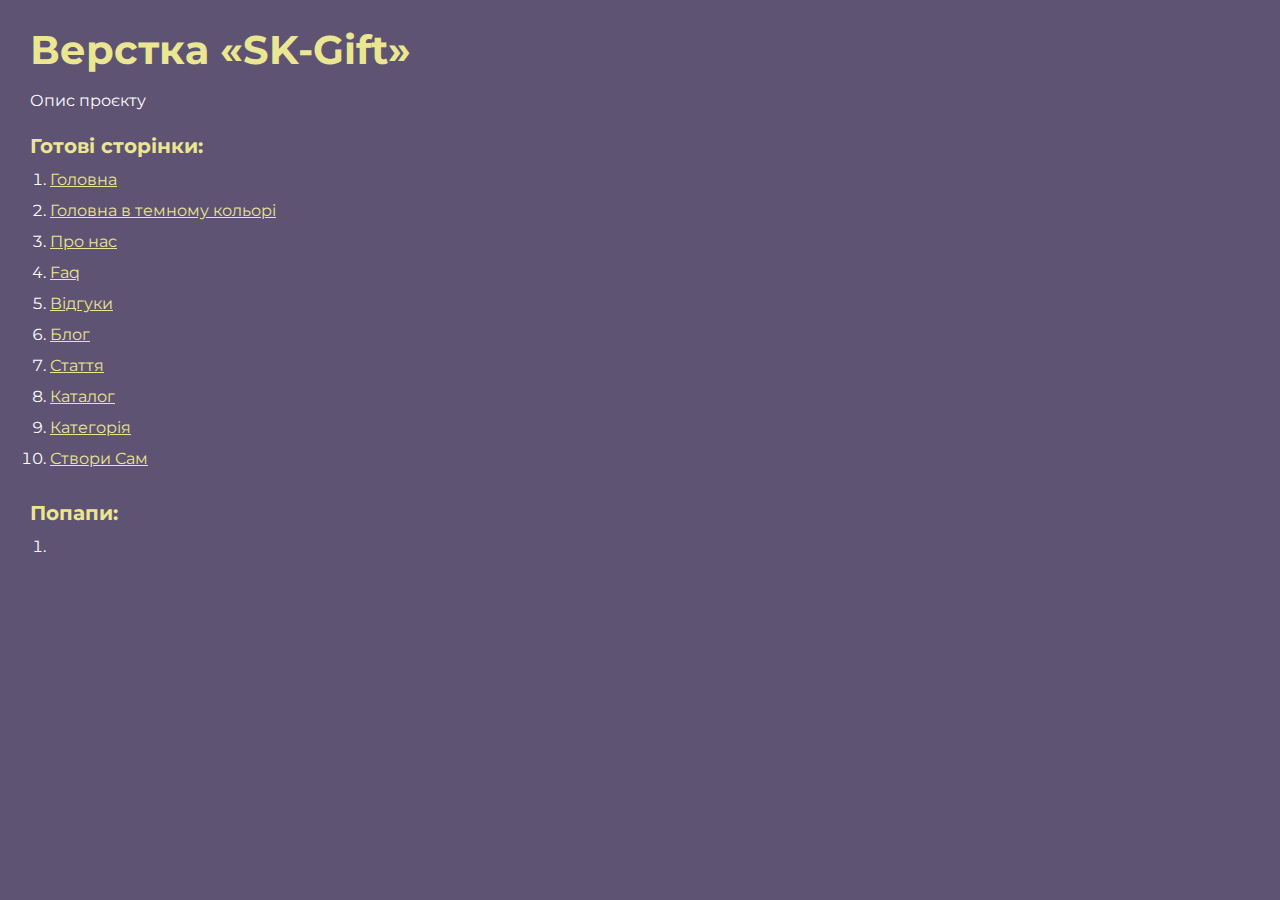
<file: index.html>
<!DOCTYPE html>
<html>

<head>
	<meta charset="UTF-8">
	<meta name="viewport" content="width=device-width, initial-scale=1.0">
	<title>Верстка «SK-Gift»</title>
</head>

<body>
	<div class="rootpage">
		<h1>Верстка «SK-Gift»</h1>
		<div class="rootpage__info">
			Опис проєкту
		</div>
		<h2>Готові сторінки:</h2>
		<ol class="rootpage__list">
			<li><a target="_blank" href="home.html">Головна</a></li>
			<li><a target="_blank" href="home-bg.html">Головна в темному кольорі</a></li>
			<li><a target="_blank" href="about.html">Про нас</a></li>
			<li><a target="_blank" href="faq.html">Faq</a></li>
			<li><a target="_blank" href="reviews.html">Відгуки</a></li>
			<li><a target="_blank" href="blog.html">Блог</a></li>
			<li><a target="_blank" href="article.html">Стаття</a></li>

			<li><a target="_blank" href="catalog.html">Каталог</a></li>
			<li><a target="_blank" href="category.html">Категорія</a></li>
			<li><a target="_blank" href="customize.html">Створи Сам</a></li>
		</ol>
		<h2>Попапи:</h2>
		<ol class="rootpage__list">
			<li><a target="_blank" href="home.html#"></a></li>
		</ol>
	</div>
</body>
<style>
	@charset "UTF-8";
	@import url("https://fonts.googleapis.com/css?family=Montserrat:regular,700&display=swap");

	*,
	*::before,
	*::after {
		padding: 0px;
		margin: 0px;
		border: 0px;
		box-sizing: border-box;
	}

	html,
	body {
		height: 100%;
		margin: 0;
		padding: 0;
		min-width: 320px;
		width: 100%;
		color: #fff;
		background-color: #5e5373;
	}

	body {
		font-family: Montserrat;
		font-size: 100%;
		line-height: 1;
		font-size: 1rem;
	}

	a {
		text-decoration: underline;
		color: #ebe691
	}

	a:visited {
		text-decoration: underline;
		color: #aaa768;
	}

	a:hover {
		text-decoration: none;
	}

	ul li {
		list-style: none;
	}

	img {
		vertical-align: top;
	}

	.wrapper {
		width: 100%;
		min-height: 100%;
		overflow: hidden;
	}

	.rootpage {
		padding: 30px;
		display: flex;
		flex-direction: column;
		align-items: flex-start;
	}

	@media (max-width: 767px) {
		.rootpage {
			padding: 30px 15px;
		}
	}

	h1 {
		color: #ebe691;
		font-size: 2.5rem;
		margin: 0px 0px 1.25rem 0px;
	}

	@media (max-width: 767px) {
		h1 {
			font-size: 1.85rem;
			margin: 0px 0px 1.25rem 0px;
		}
	}

	h2 {
		color: #ebe691;
		font-size: 1.25rem;
		margin: 0px 0px 1rem 0px;
	}

	@media (max-width: 767px) {
		h2 {
			font-size: 1.125rem;
			margin: 0px 0px 1rem 0px;
		}
	}

	.rootpage__info {
		line-height: 140%;
		margin: 0px 0px 1.5rem 0px;
	}

	.rootpage__list {
		margin: 0px 0px 2.25rem 1.25rem;
	}

	.rootpage__list li:not(:last-child) {
		margin: 0px 0px 15px 0px;
	}

	.rootpage__contacts,
	.rootpage__tnx {
		border-radius: 200px;
		padding: 20px 65px;
		line-height: 140%;
	}

	@media (max-width: 767px) {

		.rootpage__contacts,
		.rootpage__tnx {
			border-radius: 40px;
			padding: 20px;
		}
	}

	.rootpage__contacts {
		background: #32b5a4;

	}

	.rootpage__contacts a {
		color: #ebe691;
	}

	.rootpage__tnx {
		background: #c22d63;
		margin: 0px 0px 1rem 0px;
	}
</style>

</html>
</file>
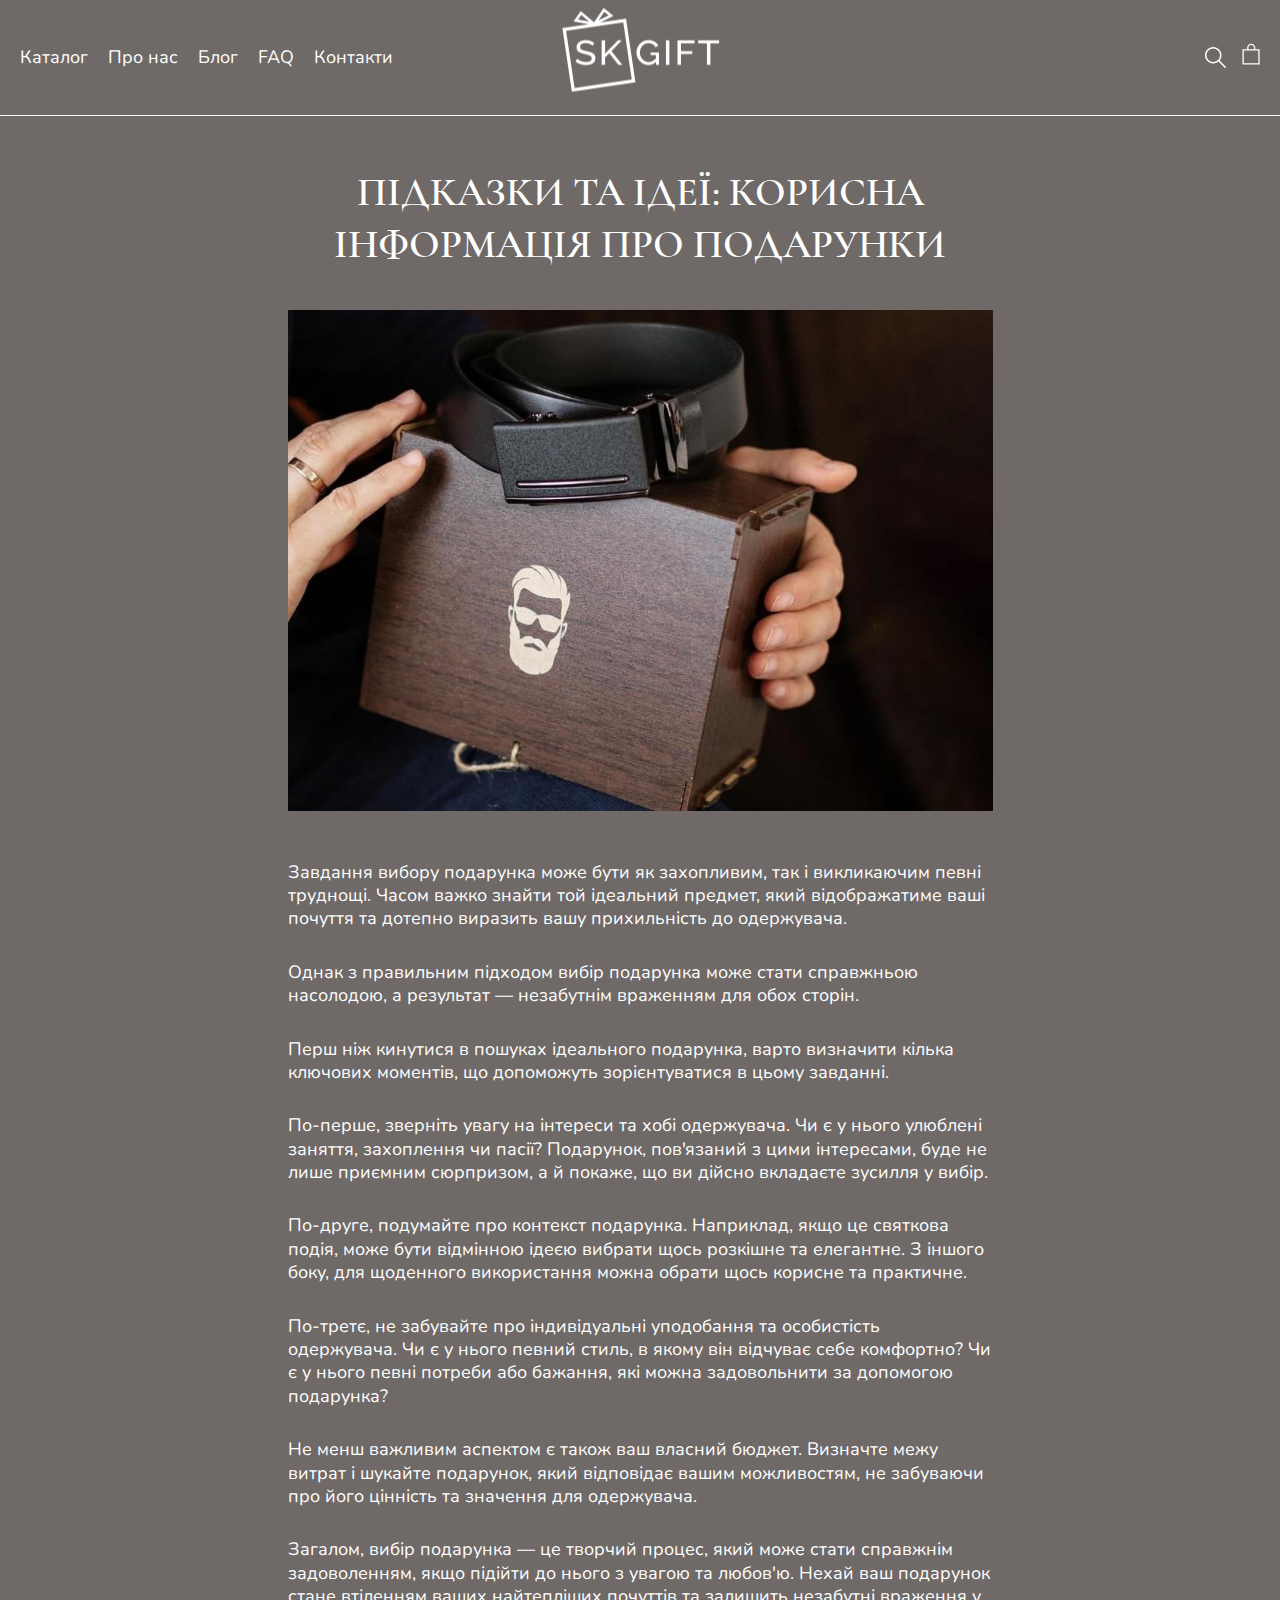
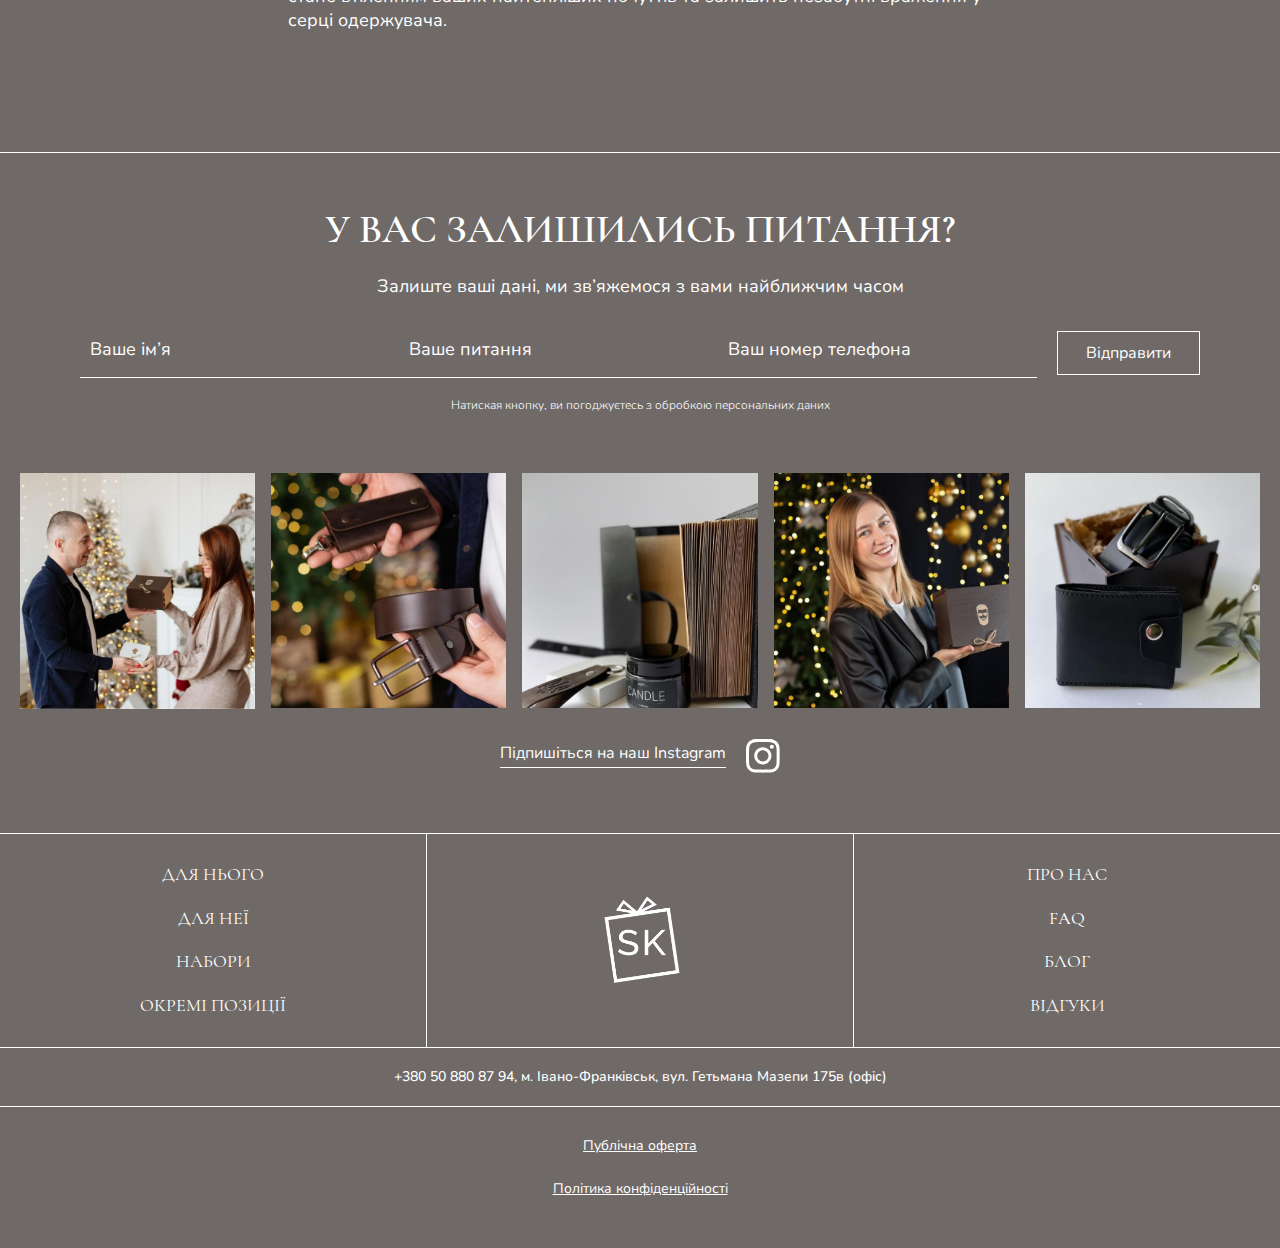
<file: article.html>
<!DOCTYPE html>
<html lang="uk">

<head>
	<title>ArticlePage</title>
	<meta charset="UTF-8">
	<meta name="format-detection" content="telephone=no">
	<!-- <style>body{opacity: 0;}</style> -->
	<link rel="stylesheet" href="css/style.min.css?_v=20240322173247">
	<link rel="shortcut icon" href="favicon.ico">
	<!-- <meta name="robots" content="noindex, nofollow"> -->
	<meta name="viewport" content="width=device-width, initial-scale=1.0">
</head>

<body>
	<div class="wrapper">
		<header class="header">
			<div class="header__inner">

				<div class="header__menu menu">
					<button type="button" class="menu__icon icon-menu"><span></span></button>
					<nav class="menu__navigation">
						<ul class="menu__list">
							<li><a href="">Каталог</a></li>
							<li><a href="">Про нас</a></li>
							<li><a href="">Блог</a></li>
							<li><a href="">FAQ</a></li>
							<li><a href="">Контакти</a></li>
						</ul>
					</nav>
				</div>

				<a href="/" class="header__logo logo">
					<img src="img/logo.png" alt="Logo">
				</a>

				<div class="header__action action">
					<form class="action__search">

						<div class="action__search-body">
							<div class="action__search-group">
								<input type="text" name="search" class="input">
								<button type="submit" class="action__search-button">
									<svg viewBox="0 0 24 24" fill="none" xmlns="http://www.w3.org/2000/svg">
										<path d="M23.7454 22.5169L16.6672 15.4424C18.0297 13.8065 18.8523 11.7081 18.8523 9.4213C18.8523 4.22245 14.6277 0 9.42617 0C4.22464 0 0 4.22245 0 9.4213C0 14.6201 4.22464 18.8426 9.42617 18.8426C11.7142 18.8426 13.8222 18.0204 15.4504 16.6586L22.5285 23.7331C23.3426 24.5468 24.5338 23.3134 23.7368 22.5255L23.7454 22.5169ZM1.71385 9.4213C1.71385 5.17315 5.17582 1.71296 9.42617 1.71296C13.6765 1.71296 17.1385 5.17315 17.1385 9.4213C17.1385 13.6694 13.6765 17.1296 9.42617 17.1296C5.17582 17.1296 1.71385 13.6694 1.71385 9.4213Z" fill="white" />
									</svg>
								</button>
							</div>
						</div>

						<div id="search-js" class="action__search-icon">
							<svg viewBox="0 0 24 24" fill="none" xmlns="http://www.w3.org/2000/svg">
								<path d="M23.7454 22.5169L16.6672 15.4424C18.0297 13.8065 18.8523 11.7081 18.8523 9.4213C18.8523 4.22245 14.6277 0 9.42617 0C4.22464 0 0 4.22245 0 9.4213C0 14.6201 4.22464 18.8426 9.42617 18.8426C11.7142 18.8426 13.8222 18.0204 15.4504 16.6586L22.5285 23.7331C23.3426 24.5468 24.5338 23.3134 23.7368 22.5255L23.7454 22.5169ZM1.71385 9.4213C1.71385 5.17315 5.17582 1.71296 9.42617 1.71296C13.6765 1.71296 17.1385 5.17315 17.1385 9.4213C17.1385 13.6694 13.6765 17.1296 9.42617 17.1296C5.17582 17.1296 1.71385 13.6694 1.71385 9.4213Z" fill="white" />
							</svg>
						</div>
					</form>
					<a href="" class="action__auth">
						<svg width="21" height="25" viewBox="0 0 21 25" fill="none" xmlns="http://www.w3.org/2000/svg">
							<path fill-rule="evenodd" clip-rule="evenodd" d="M10.9342 1.51319H10.5395C8.86811 1.51319 7.51317 2.86815 7.51317 4.53958V6.31554H6V4.53958C6 2.03244 8.03241 0 10.5395 0H10.9342C13.4413 0 15.4737 2.03244 15.4737 4.53958V6.31554H13.9605V4.53958C13.9605 2.86815 12.6056 1.51319 10.9342 1.51319ZM2.0786 7.82913H19.0523V22.6975H2.0786V7.82913ZM0.56543 24.2107V6.31596H20.5654V24.2107H0.56543Z" fill="white" />
						</svg>
					</a>
				</div>

			</div>
		</header>
		<main class="main-article">
			<section class="section article">
				<div class="article__inner">
					<h1 class="title article__title">Підказки та Ідеї: Корисна Інформація про Подарунки</h1>
					<div class="article__img">
						<img src="img/about/about-img.jpg" alt="Img">
					</div>
					<div class="article__body">
						<p>Завдання вибору подарунка може бути як захопливим, так і викликаючим певні труднощі. Часом важко знайти той ідеальний предмет, який відображатиме ваші почуття та дотепно виразить вашу прихильність до одержувача. </p>

						<p>Однак з правильним підходом вибір подарунка може стати справжньою насолодою, а результат — незабутнім враженням для обох сторін.</p>

						<p>Перш ніж кинутися в пошуках ідеального подарунка, варто визначити кілька ключових моментів, що допоможуть зорієнтуватися в цьому завданні.</p>

						<p>
							По-перше, зверніть увагу на інтереси та хобі одержувача. Чи є у нього улюблені заняття, захоплення чи пасії? Подарунок, пов'язаний з цими інтересами, буде не лише приємним сюрпризом, а й покаже, що ви дійсно вкладаєте зусилля у вибір.
						</p>
						<p>
							По-друге, подумайте про контекст подарунка. Наприклад, якщо це святкова подія, може бути відмінною ідеєю вибрати щось розкішне та елегантне. З іншого боку, для щоденного використання можна обрати щось корисне та практичне.
						</p>

						<p>
							По-третє, не забувайте про індивідуальні уподобання та особистість одержувача. Чи є у нього певний стиль, в якому він відчуває себе комфортно? Чи є у нього певні потреби або бажання, які можна задовольнити за допомогою подарунка?
						</p>
						<p>
							Не менш важливим аспектом є також ваш власний бюджет. Визначте межу витрат і шукайте подарунок, який відповідає вашим можливостям, не забуваючи про його цінність та значення для одержувача.
						</p>
						<p>
							Загалом, вибір подарунка — це творчий процес, який може стати справжнім задоволенням, якщо підійти до нього з увагою та любов'ю. Нехай ваш подарунок стане втіленням ваших найтепліших почуттів та залишить незабутні враження у серці одержувача.
						</p>
					</div>
				</div>
			</section>
		</main>
		<footer class="footer">
			<div class="footer__inner">

				<div class="footer__block">
					<div class="footer__callback callback">
						<h2 class="title callback__title">У вас залишились питання?</h2>
						<p class="callback__text">Залиште ваші дані, ми зв’яжемося з вами найближчим часом</p>

						<form class="form callback__form form-callback">
							<fieldset class="form__fieldset">
								<div class="form__row">
									<input type="text" placeholder="Ваше ім’я" class="form__input">
								</div>
								<div class="form__row">
									<input type="text" placeholder="Ваше питання" class="form__input">
								</div>
								<div class="form__row">
									<input type="text" placeholder="Ваш номер телефона" class="form__input">
								</div>
							</fieldset>

							<p data-da=".callback, 768, last" class="callback__agree">Натиская кнопку, ви погоджуєтесь з обробкою персональних даних</p>

							<div class="form__row">
								<button type="submit" class="btn form__btn">Відправити</button>
							</div>
						</form>

					</div>
				</div>

				<div class="footer__block">
					<div class="footer__inst inst">
						<div class="inst__gallary">
							<div class="inst__gallary-item">
								<img src="img/inst-gallary/01.jpg" alt="Img">
							</div>
							<div class="inst__gallary-item">
								<img src="img/inst-gallary/02.jpg" alt="Img">
							</div>
							<div class="inst__gallary-item">
								<img src="img/inst-gallary/03.jpg" alt="Img">
							</div>
							<div class="inst__gallary-item">
								<img src="img/inst-gallary/04.jpg" alt="Img">
							</div>
							<div class="inst__gallary-item">
								<img src="img/inst-gallary/05.jpg" alt="Img">
							</div>
						</div>

						<a href="" class="inst__link">
							<span>Підпишіться на наш Instagram </span>

						</a>
					</div>
				</div>

				<div class="footer__block">
					<div class="footer__navigation navigation">
						<div class="navigation__group navigation__group-catagory">
							<ul class="navigation__category">
								<li><a href="">Для нього</a></li>
								<li><a href="">Для неї</a></li>
								<li><a href="">Набори</a></li>
								<li><a href="">Окремі позиції</a></li>
							</ul>
						</div>
						<div class="navigation__group navigation__group-logo">
							<a href="" class="logo"><img src="img/logo-sing.png" alt="Logo"></a>
						</div>
						<div class="navigation__group navigation__group-menu">
							<ul class="navigation__menu">
								<li><a href="">про нас</a></li>
								<li><a href="">FAQ</a></li>
								<li><a href="">Блог</a></li>
								<li><a href="">відгуки</a></li>
							</ul>
						</div>
					</div>
				</div>

				<div class="footer__block">
					<div class="footer__location location">
						<a href="">+380 50 880 87 94</a>, м. Івано-Франківськ, вул. Гетьмана Мазепи 175в (офіс)
					</div>
				</div>
				<div class="footer__block">
					<div class="footer__policy policy">
						<a href="" class="policy__link">Публічна оферта</a>
						<a href="" class="policy__link">Політика конфіденційності</a>
					</div>
				</div>

			</div>
		</footer>

	</div>
	<script src="js/app.min.js?_v=20240322173247"></script>
</body>

</html>
</file>
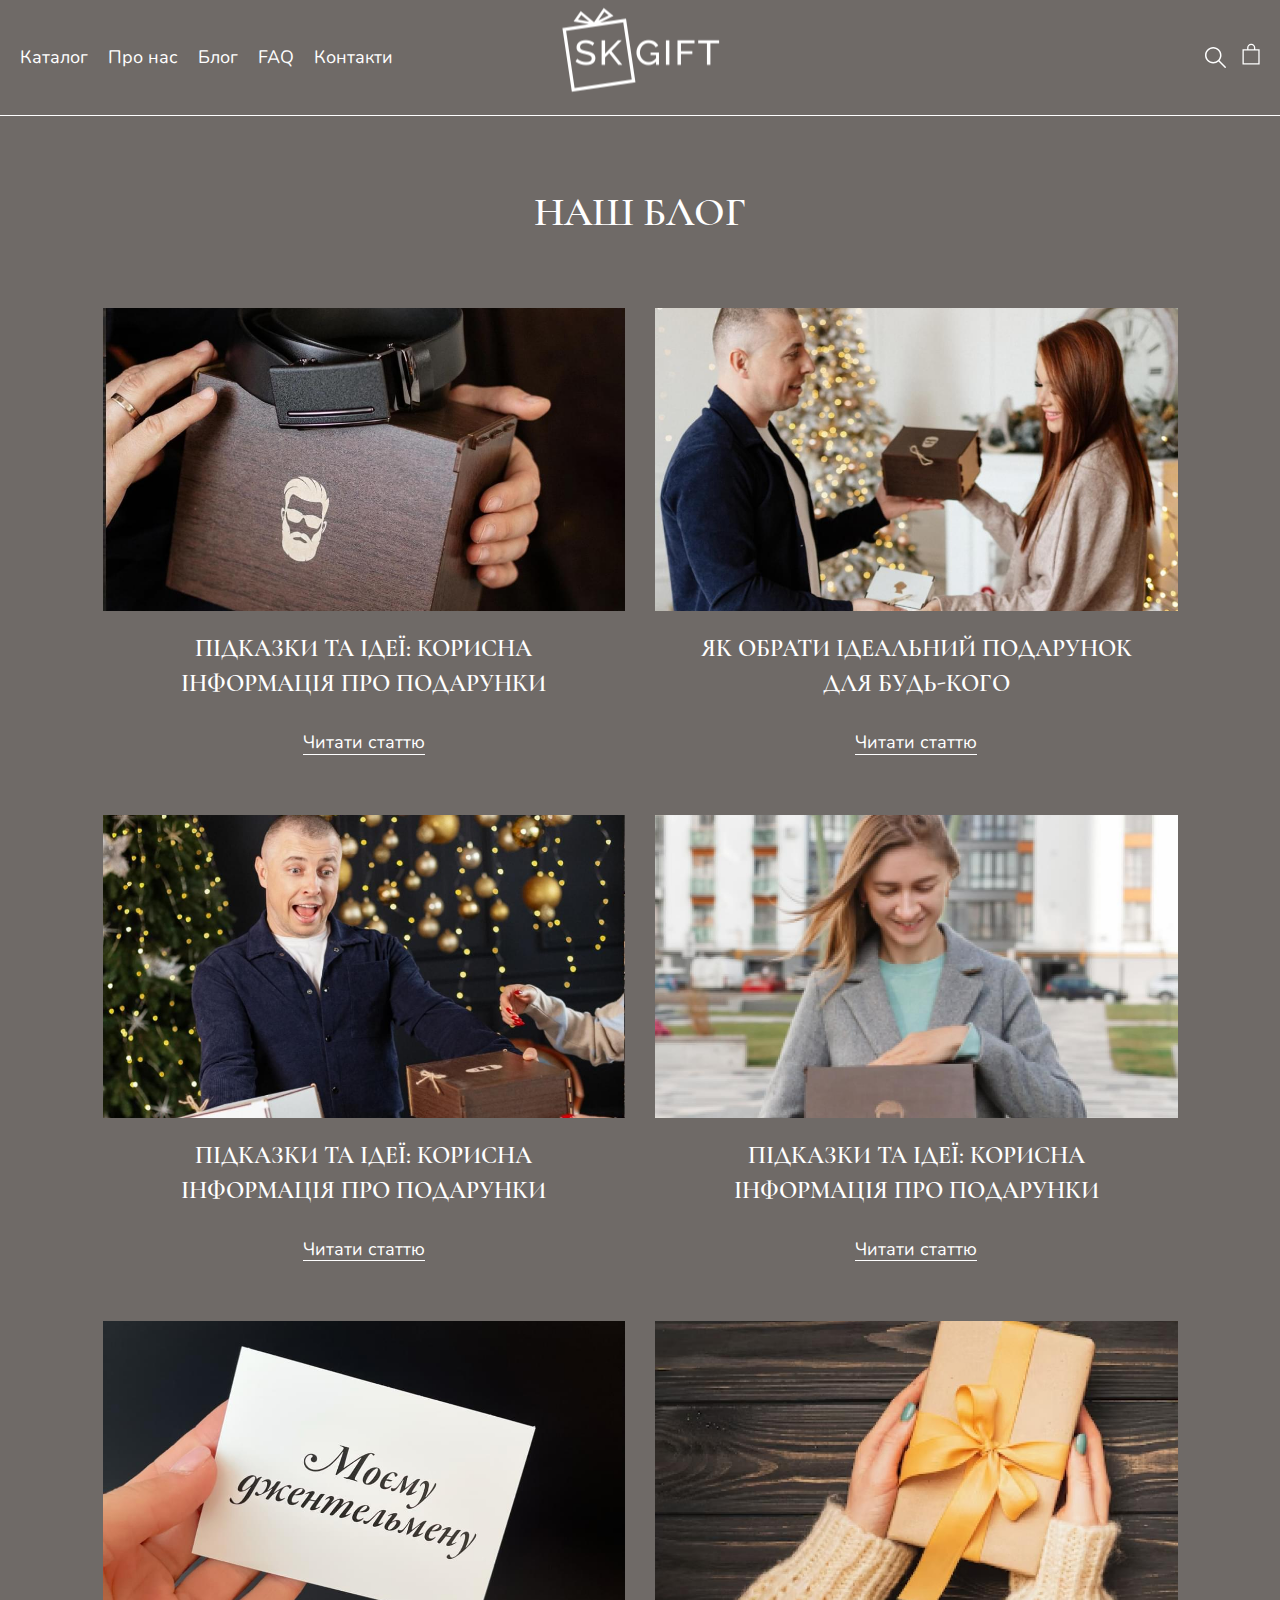
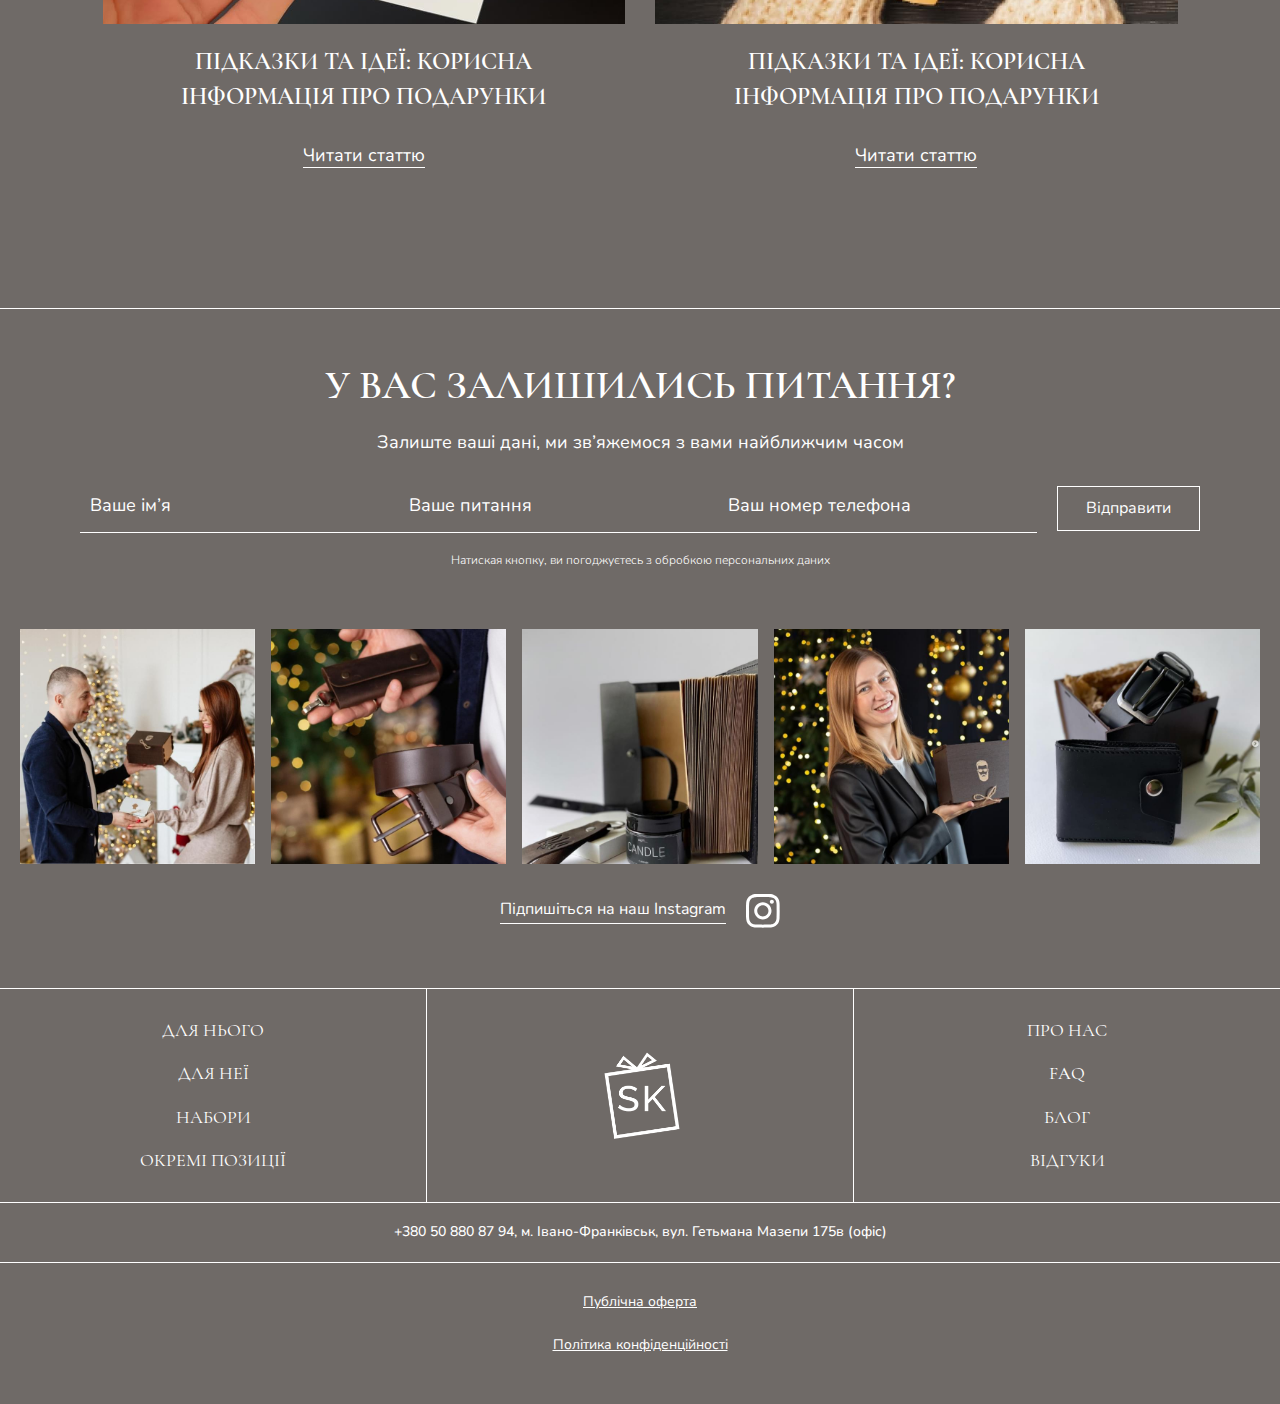
<file: blog.html>
<!DOCTYPE html>
<html lang="uk">

<head>
	<title>BlogPage</title>
	<meta charset="UTF-8">
	<meta name="format-detection" content="telephone=no">
	<!-- <style>body{opacity: 0;}</style> -->
	<link rel="stylesheet" href="css/style.min.css?_v=20240322173247">
	<link rel="shortcut icon" href="favicon.ico">
	<!-- <meta name="robots" content="noindex, nofollow"> -->
	<meta name="viewport" content="width=device-width, initial-scale=1.0">
</head>

<body>
	<div class="wrapper">
		<header class="header">
			<div class="header__inner">

				<div class="header__menu menu">
					<button type="button" class="menu__icon icon-menu"><span></span></button>
					<nav class="menu__navigation">
						<ul class="menu__list">
							<li><a href="">Каталог</a></li>
							<li><a href="">Про нас</a></li>
							<li><a href="">Блог</a></li>
							<li><a href="">FAQ</a></li>
							<li><a href="">Контакти</a></li>
						</ul>
					</nav>
				</div>

				<a href="/" class="header__logo logo">
					<img src="img/logo.png" alt="Logo">
				</a>

				<div class="header__action action">
					<form class="action__search">

						<div class="action__search-body">
							<div class="action__search-group">
								<input type="text" name="search" class="input">
								<button type="submit" class="action__search-button">
									<svg viewBox="0 0 24 24" fill="none" xmlns="http://www.w3.org/2000/svg">
										<path d="M23.7454 22.5169L16.6672 15.4424C18.0297 13.8065 18.8523 11.7081 18.8523 9.4213C18.8523 4.22245 14.6277 0 9.42617 0C4.22464 0 0 4.22245 0 9.4213C0 14.6201 4.22464 18.8426 9.42617 18.8426C11.7142 18.8426 13.8222 18.0204 15.4504 16.6586L22.5285 23.7331C23.3426 24.5468 24.5338 23.3134 23.7368 22.5255L23.7454 22.5169ZM1.71385 9.4213C1.71385 5.17315 5.17582 1.71296 9.42617 1.71296C13.6765 1.71296 17.1385 5.17315 17.1385 9.4213C17.1385 13.6694 13.6765 17.1296 9.42617 17.1296C5.17582 17.1296 1.71385 13.6694 1.71385 9.4213Z" fill="white" />
									</svg>
								</button>
							</div>
						</div>

						<div id="search-js" class="action__search-icon">
							<svg viewBox="0 0 24 24" fill="none" xmlns="http://www.w3.org/2000/svg">
								<path d="M23.7454 22.5169L16.6672 15.4424C18.0297 13.8065 18.8523 11.7081 18.8523 9.4213C18.8523 4.22245 14.6277 0 9.42617 0C4.22464 0 0 4.22245 0 9.4213C0 14.6201 4.22464 18.8426 9.42617 18.8426C11.7142 18.8426 13.8222 18.0204 15.4504 16.6586L22.5285 23.7331C23.3426 24.5468 24.5338 23.3134 23.7368 22.5255L23.7454 22.5169ZM1.71385 9.4213C1.71385 5.17315 5.17582 1.71296 9.42617 1.71296C13.6765 1.71296 17.1385 5.17315 17.1385 9.4213C17.1385 13.6694 13.6765 17.1296 9.42617 17.1296C5.17582 17.1296 1.71385 13.6694 1.71385 9.4213Z" fill="white" />
							</svg>
						</div>
					</form>
					<a href="" class="action__auth">
						<svg width="21" height="25" viewBox="0 0 21 25" fill="none" xmlns="http://www.w3.org/2000/svg">
							<path fill-rule="evenodd" clip-rule="evenodd" d="M10.9342 1.51319H10.5395C8.86811 1.51319 7.51317 2.86815 7.51317 4.53958V6.31554H6V4.53958C6 2.03244 8.03241 0 10.5395 0H10.9342C13.4413 0 15.4737 2.03244 15.4737 4.53958V6.31554H13.9605V4.53958C13.9605 2.86815 12.6056 1.51319 10.9342 1.51319ZM2.0786 7.82913H19.0523V22.6975H2.0786V7.82913ZM0.56543 24.2107V6.31596H20.5654V24.2107H0.56543Z" fill="white" />
						</svg>
					</a>
				</div>

			</div>
		</header>
		<main class="main-blog">

			<section class="section blog">
				<h1 class="title blog__title">наш блог</h1>

				<div class="blog__inner">
					<article class="blog__article article-preview">
						<div class="article-preview__img">
							<img src="img/blog/01.jpg" alt="Img">
						</div>
						<div class="article-preview__body">
							<h3 class="article-preview__title">Підказки та Ідеї: Корисна Інформація про Подарунки</h3>
							<a href="" class="article-preview__link">Читати статтю</a>
						</div>
					</article>
					<article class="blog__article article-preview">
						<div class="article-preview__img">
							<img src="img/blog/02.jpg" alt="Img">
						</div>
						<div class="article-preview__body">
							<h3 class="article-preview__title">Як Обрати Ідеальний Подарунок для Будь-кого</h3>
							<a href="" class="article-preview__link">Читати статтю</a>
						</div>
					</article>
					<article class="blog__article article-preview">
						<div class="article-preview__img">
							<img src="img/blog/03.jpg" alt="Img">
						</div>
						<div class="article-preview__body">
							<h3 class="article-preview__title">Підказки та Ідеї: Корисна Інформація про Подарунки</h3>
							<a href="" class="article-preview__link">Читати статтю</a>
						</div>
					</article>
					<article class="blog__article article-preview">
						<div class="article-preview__img">
							<img src="img/blog/04.jpg" alt="Img">
						</div>
						<div class="article-preview__body">
							<h3 class="article-preview__title">Підказки та Ідеї: Корисна Інформація про Подарунки</h3>
							<a href="" class="article-preview__link">Читати статтю</a>
						</div>
					</article>
					<article class="blog__article article-preview">
						<div class="article-preview__img">
							<img src="img/blog/05.jpg" alt="Img">
						</div>
						<div class="article-preview__body">
							<h3 class="article-preview__title">Підказки та Ідеї: Корисна Інформація про Подарунки</h3>
							<a href="" class="article-preview__link">Читати статтю</a>
						</div>
					</article>
					<article class="blog__article article-preview">
						<div class="article-preview__img">
							<img src="img/blog/06.jpg" alt="Img">
						</div>
						<div class="article-preview__body">
							<h3 class="article-preview__title">Підказки та Ідеї: Корисна Інформація про Подарунки</h3>
							<a href="" class="article-preview__link">Читати статтю</a>
						</div>
					</article>
				</div>
			</section>

		</main>
		<footer class="footer">
			<div class="footer__inner">

				<div class="footer__block">
					<div class="footer__callback callback">
						<h2 class="title callback__title">У вас залишились питання?</h2>
						<p class="callback__text">Залиште ваші дані, ми зв’яжемося з вами найближчим часом</p>

						<form class="form callback__form form-callback">
							<fieldset class="form__fieldset">
								<div class="form__row">
									<input type="text" placeholder="Ваше ім’я" class="form__input">
								</div>
								<div class="form__row">
									<input type="text" placeholder="Ваше питання" class="form__input">
								</div>
								<div class="form__row">
									<input type="text" placeholder="Ваш номер телефона" class="form__input">
								</div>
							</fieldset>

							<p data-da=".callback, 768, last" class="callback__agree">Натиская кнопку, ви погоджуєтесь з обробкою персональних даних</p>

							<div class="form__row">
								<button type="submit" class="btn form__btn">Відправити</button>
							</div>
						</form>

					</div>
				</div>

				<div class="footer__block">
					<div class="footer__inst inst">
						<div class="inst__gallary">
							<div class="inst__gallary-item">
								<img src="img/inst-gallary/01.jpg" alt="Img">
							</div>
							<div class="inst__gallary-item">
								<img src="img/inst-gallary/02.jpg" alt="Img">
							</div>
							<div class="inst__gallary-item">
								<img src="img/inst-gallary/03.jpg" alt="Img">
							</div>
							<div class="inst__gallary-item">
								<img src="img/inst-gallary/04.jpg" alt="Img">
							</div>
							<div class="inst__gallary-item">
								<img src="img/inst-gallary/05.jpg" alt="Img">
							</div>
						</div>

						<a href="" class="inst__link">
							<span>Підпишіться на наш Instagram </span>

						</a>
					</div>
				</div>

				<div class="footer__block">
					<div class="footer__navigation navigation">
						<div class="navigation__group navigation__group-catagory">
							<ul class="navigation__category">
								<li><a href="">Для нього</a></li>
								<li><a href="">Для неї</a></li>
								<li><a href="">Набори</a></li>
								<li><a href="">Окремі позиції</a></li>
							</ul>
						</div>
						<div class="navigation__group navigation__group-logo">
							<a href="" class="logo"><img src="img/logo-sing.png" alt="Logo"></a>
						</div>
						<div class="navigation__group navigation__group-menu">
							<ul class="navigation__menu">
								<li><a href="">про нас</a></li>
								<li><a href="">FAQ</a></li>
								<li><a href="">Блог</a></li>
								<li><a href="">відгуки</a></li>
							</ul>
						</div>
					</div>
				</div>

				<div class="footer__block">
					<div class="footer__location location">
						<a href="">+380 50 880 87 94</a>, м. Івано-Франківськ, вул. Гетьмана Мазепи 175в (офіс)
					</div>
				</div>
				<div class="footer__block">
					<div class="footer__policy policy">
						<a href="" class="policy__link">Публічна оферта</a>
						<a href="" class="policy__link">Політика конфіденційності</a>
					</div>
				</div>

			</div>
		</footer>

	</div>
	<script src="js/app.min.js?_v=20240322173247"></script>
</body>

</html>
</file>
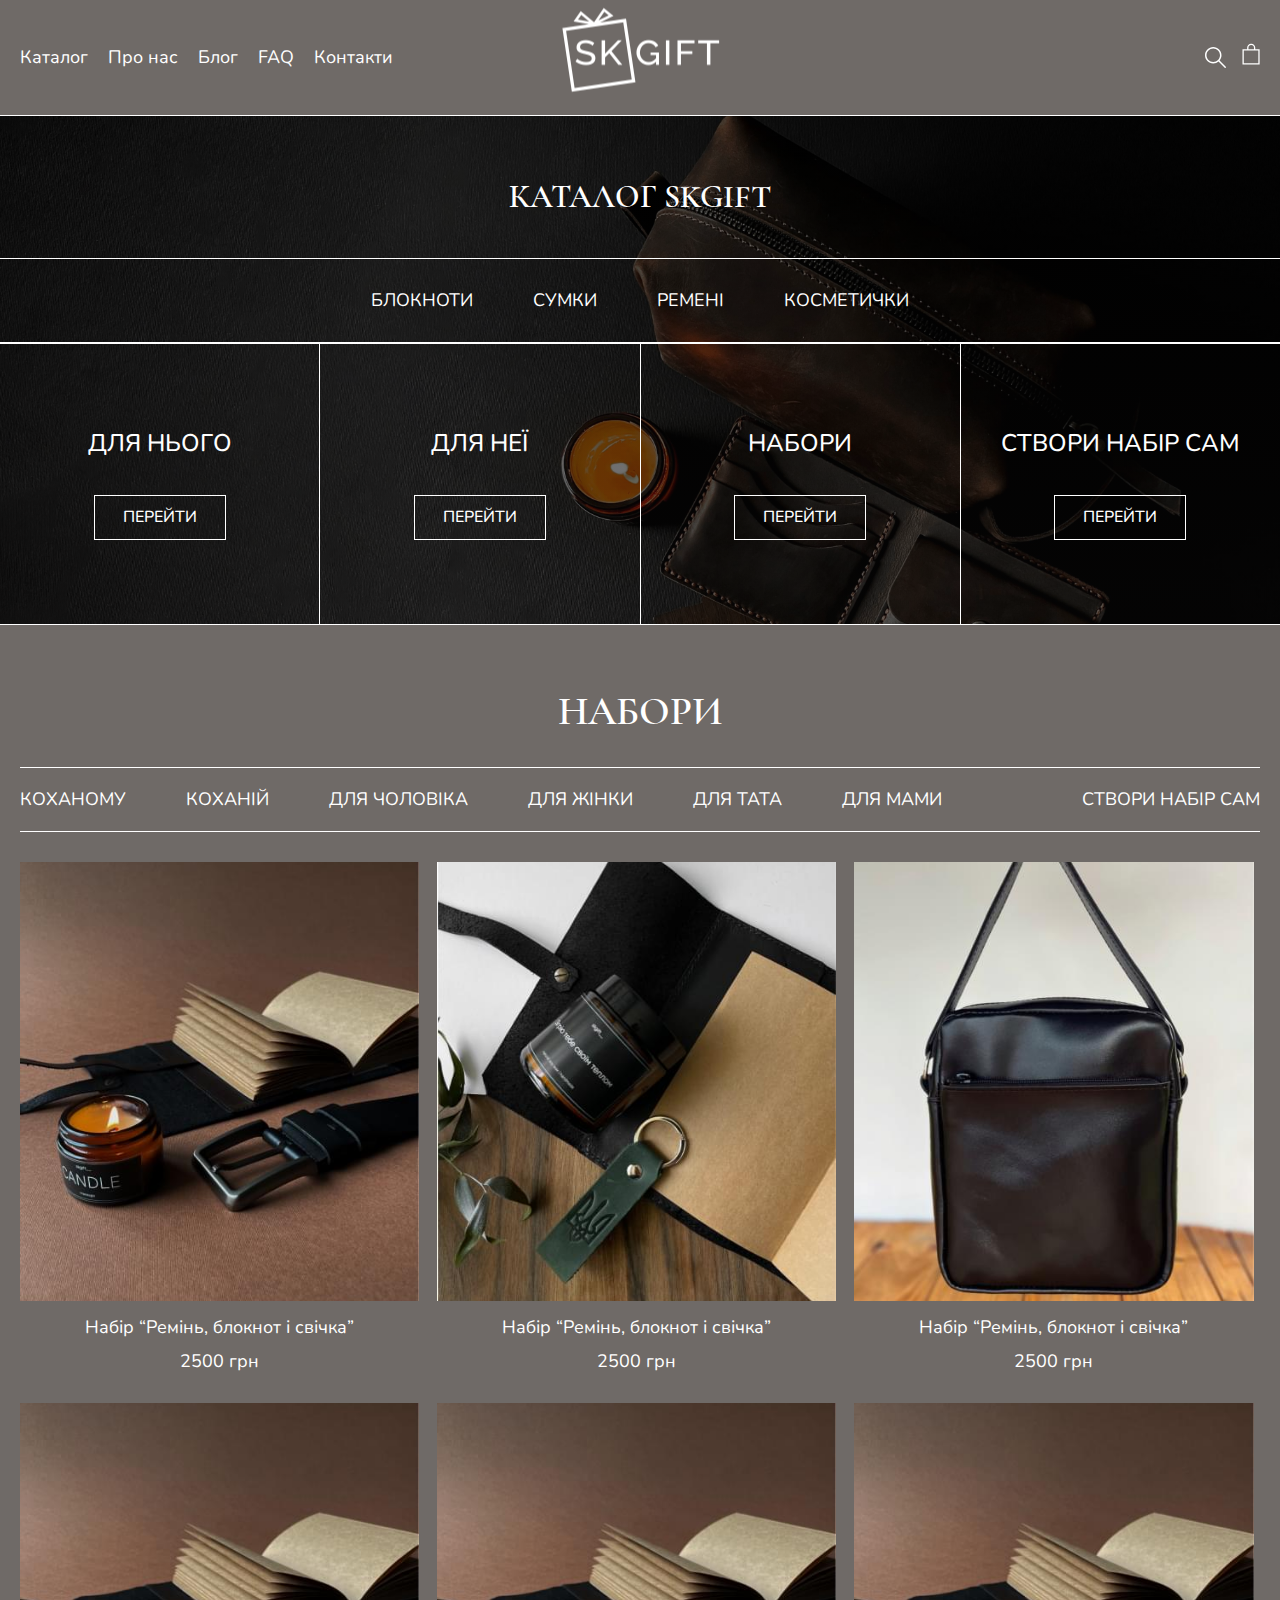
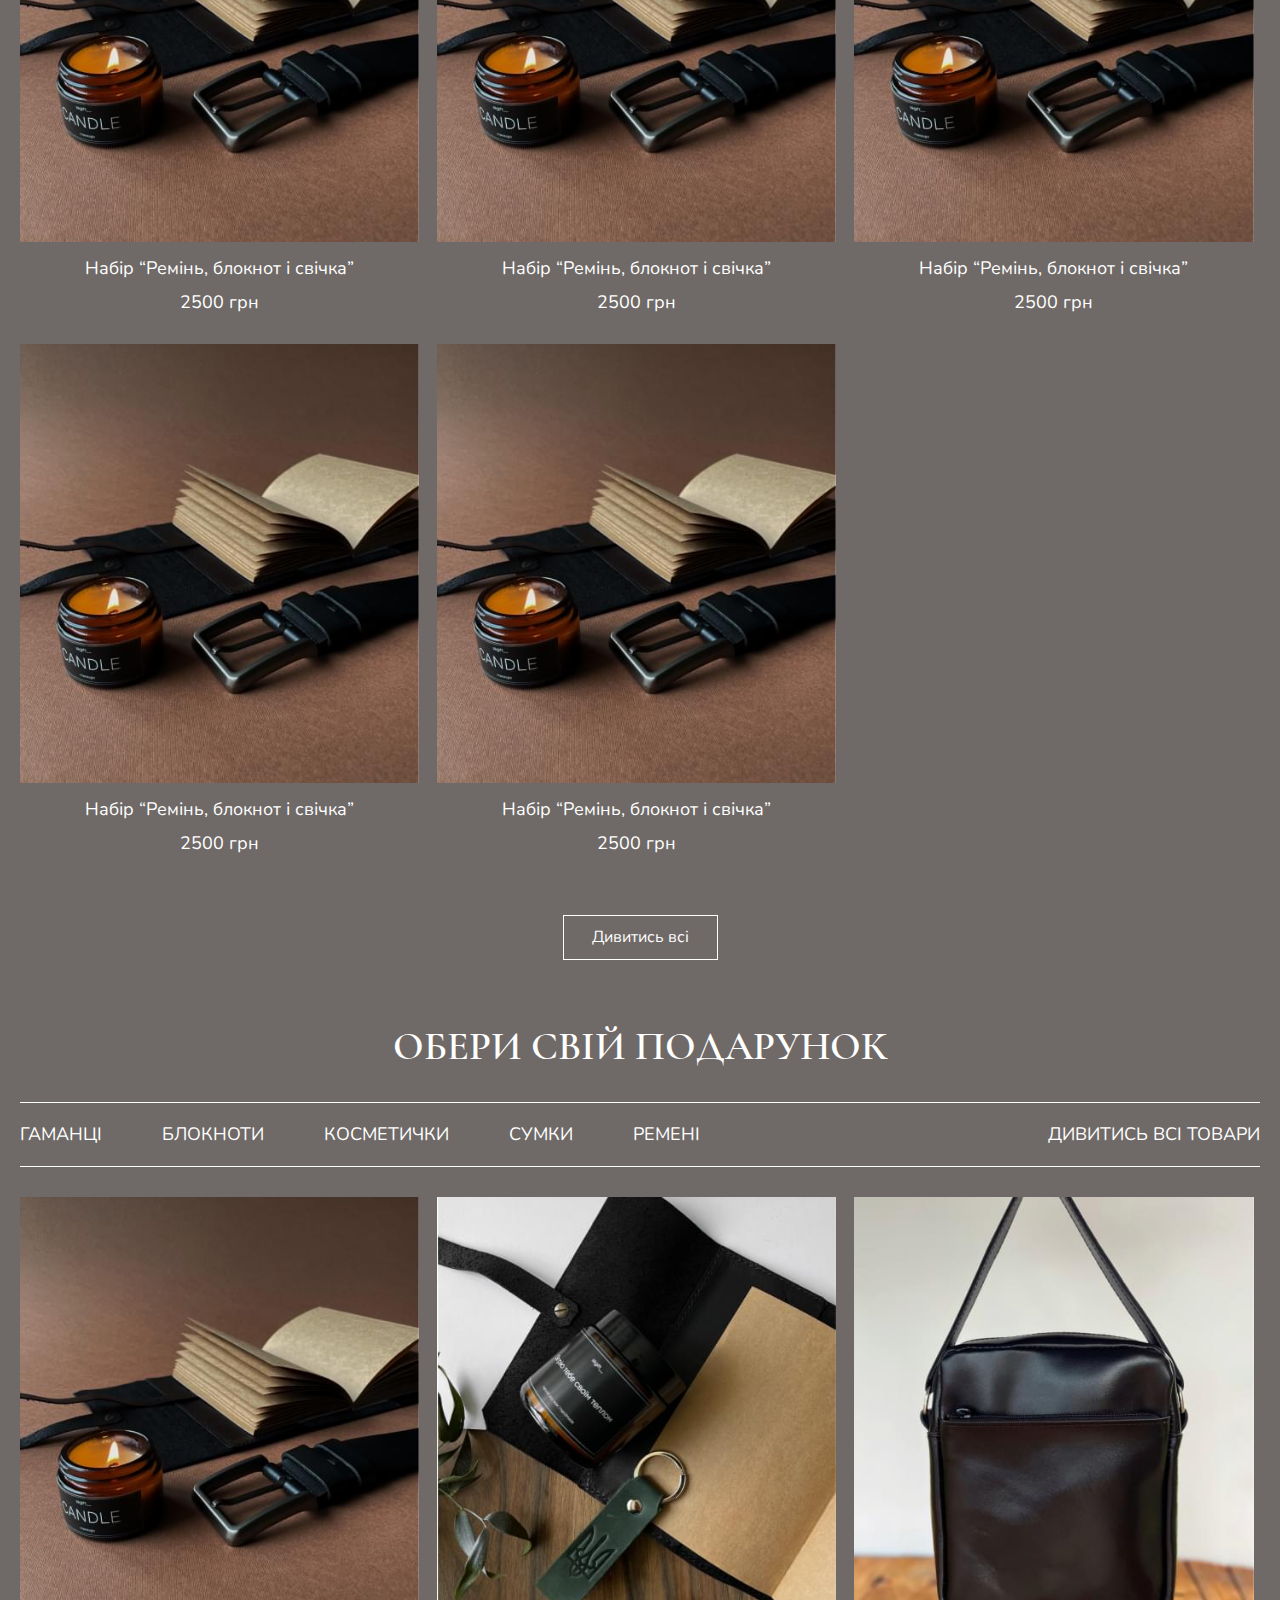
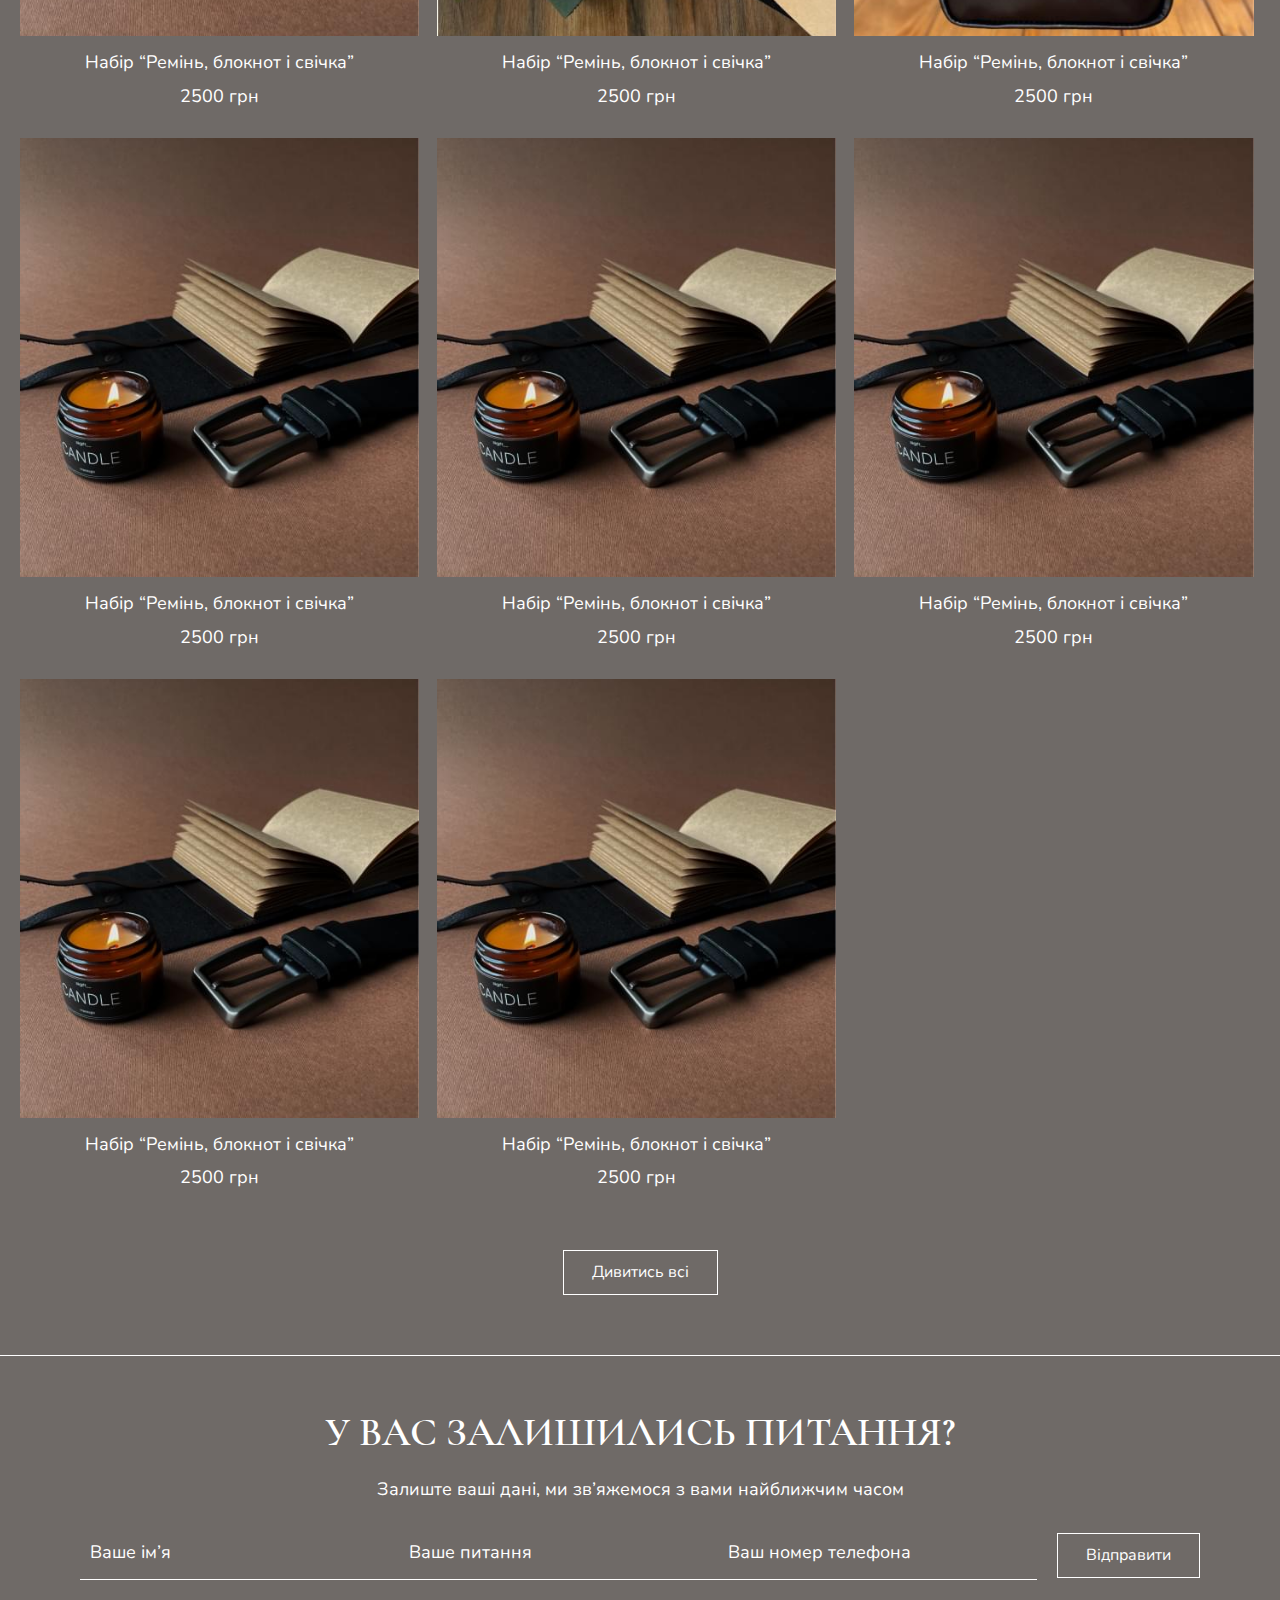
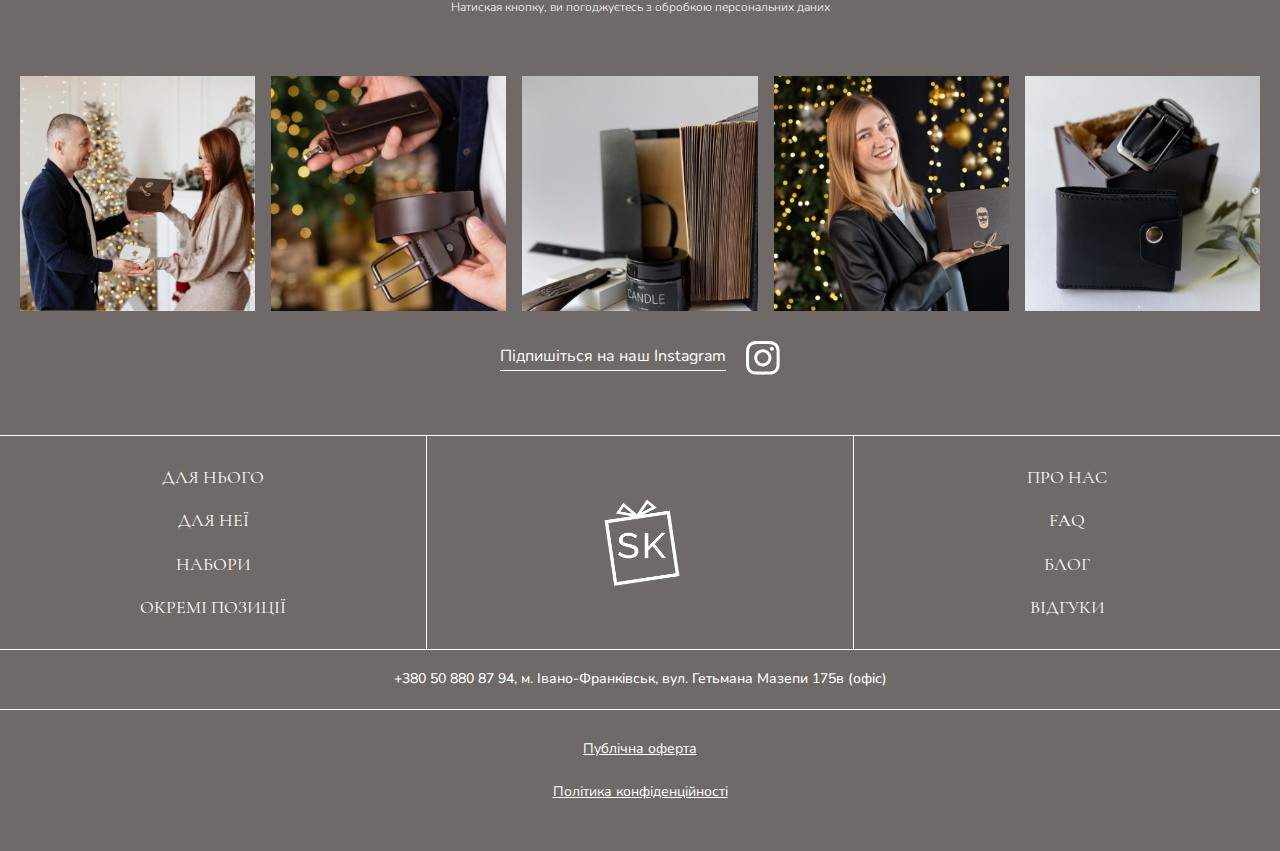
<file: catalog.html>
<!DOCTYPE html>
<html lang="uk">

<head>
	<title>CatalogPage</title>
	<meta charset="UTF-8">
	<meta name="format-detection" content="telephone=no">
	<!-- <style>body{opacity: 0;}</style> -->
	<link rel="stylesheet" href="css/style.min.css?_v=20240322173247">
	<link rel="shortcut icon" href="favicon.ico">
	<!-- <meta name="robots" content="noindex, nofollow"> -->
	<meta name="viewport" content="width=device-width, initial-scale=1.0">
</head>

<body>
	<div class="wrapper">
		<header class="header">
			<div class="header__inner">

				<div class="header__menu menu">
					<button type="button" class="menu__icon icon-menu"><span></span></button>
					<nav class="menu__navigation">
						<ul class="menu__list">
							<li><a href="">Каталог</a></li>
							<li><a href="">Про нас</a></li>
							<li><a href="">Блог</a></li>
							<li><a href="">FAQ</a></li>
							<li><a href="">Контакти</a></li>
						</ul>
					</nav>
				</div>

				<a href="/" class="header__logo logo">
					<img src="img/logo.png" alt="Logo">
				</a>

				<div class="header__action action">
					<form class="action__search">

						<div class="action__search-body">
							<div class="action__search-group">
								<input type="text" name="search" class="input">
								<button type="submit" class="action__search-button">
									<svg viewBox="0 0 24 24" fill="none" xmlns="http://www.w3.org/2000/svg">
										<path d="M23.7454 22.5169L16.6672 15.4424C18.0297 13.8065 18.8523 11.7081 18.8523 9.4213C18.8523 4.22245 14.6277 0 9.42617 0C4.22464 0 0 4.22245 0 9.4213C0 14.6201 4.22464 18.8426 9.42617 18.8426C11.7142 18.8426 13.8222 18.0204 15.4504 16.6586L22.5285 23.7331C23.3426 24.5468 24.5338 23.3134 23.7368 22.5255L23.7454 22.5169ZM1.71385 9.4213C1.71385 5.17315 5.17582 1.71296 9.42617 1.71296C13.6765 1.71296 17.1385 5.17315 17.1385 9.4213C17.1385 13.6694 13.6765 17.1296 9.42617 17.1296C5.17582 17.1296 1.71385 13.6694 1.71385 9.4213Z" fill="white" />
									</svg>
								</button>
							</div>
						</div>

						<div id="search-js" class="action__search-icon">
							<svg viewBox="0 0 24 24" fill="none" xmlns="http://www.w3.org/2000/svg">
								<path d="M23.7454 22.5169L16.6672 15.4424C18.0297 13.8065 18.8523 11.7081 18.8523 9.4213C18.8523 4.22245 14.6277 0 9.42617 0C4.22464 0 0 4.22245 0 9.4213C0 14.6201 4.22464 18.8426 9.42617 18.8426C11.7142 18.8426 13.8222 18.0204 15.4504 16.6586L22.5285 23.7331C23.3426 24.5468 24.5338 23.3134 23.7368 22.5255L23.7454 22.5169ZM1.71385 9.4213C1.71385 5.17315 5.17582 1.71296 9.42617 1.71296C13.6765 1.71296 17.1385 5.17315 17.1385 9.4213C17.1385 13.6694 13.6765 17.1296 9.42617 17.1296C5.17582 17.1296 1.71385 13.6694 1.71385 9.4213Z" fill="white" />
							</svg>
						</div>
					</form>
					<a href="" class="action__auth">
						<svg width="21" height="25" viewBox="0 0 21 25" fill="none" xmlns="http://www.w3.org/2000/svg">
							<path fill-rule="evenodd" clip-rule="evenodd" d="M10.9342 1.51319H10.5395C8.86811 1.51319 7.51317 2.86815 7.51317 4.53958V6.31554H6V4.53958C6 2.03244 8.03241 0 10.5395 0H10.9342C13.4413 0 15.4737 2.03244 15.4737 4.53958V6.31554H13.9605V4.53958C13.9605 2.86815 12.6056 1.51319 10.9342 1.51319ZM2.0786 7.82913H19.0523V22.6975H2.0786V7.82913ZM0.56543 24.2107V6.31596H20.5654V24.2107H0.56543Z" fill="white" />
						</svg>
					</a>
				</div>

			</div>
		</header>
		<main class="main-catalog">
			<section class="section hero hero-catalog">
				<h1 class="title hero__title hero-catalog__title">Каталог SKgift</h1>

				<nav class="hero-catalog__accessory accessory">
					<ul class="accessory__list">
						<li class="accessory__item"><a href="">Блокноти</a></li>
						<li class="accessory__item"><a href="">Сумки</a></li>
						<li class="accessory__item"><a href="">Ремені</a></li>
						<li class="accessory__item"><a href="">косметички</a></li>
					</ul>
				</nav>

				<nav class="hero-catalog__collection collection">
					<ul class="collection__list">
						<li href="" class="collection__item">
							<span>Для нього</span>
							<a href="" class="btn collection__btn">Перейти</a>
						</li>
						<li href="" class="collection__item">
							<span>для неї</span>
							<a href="" class="btn collection__btn">Перейти</a>
						</li>
						<li href="" class="collection__item">
							<span>набори</span>
							<a href="" class="btn collection__btn">Перейти</a>
						</li>
						<li href="" class="collection__item">
							<span>створи набір сам</span>
							<a href="" class="btn collection__btn">Перейти</a>
						</li>
					</ul>
				</nav>
			</section>
			<section class="section catalog">
				<div class="catalog__block">
					<h2 class="title catalog__title">Набори</h2>
					<div class="catalog__header catlist-js">
						<nav class="accessory">
							<ul class="accessory__list">
								<li class="accessory__item"><a href="">Коханому</a></li>
								<li class="accessory__item"><a href="">Коханій</a></li>
								<li class="accessory__item"><a href="">Для чоловіка</a></li>
								<li class="accessory__item"><a href="">Для жінки</a></li>
								<li class="accessory__item"><a href="">Для тата</a></li>
								<li class="accessory__item"><a href="">Для мами</a></li>
							</ul>
						</nav>
						<a href="" class="catalog__link">створи набір сам</a>
					</div>
					<div class="catalog__body">
						<a href="" class="card-product">
							<div class="card-product__img">
								<img src="img/hits/01.jpg" alt="Img">
							</div>
							<h3 class="card-product__title">Набір “Ремінь, блокнот і свічка”</h3>
							<span class="card-product__price">2500 грн</span>
						</a>
						<a href="" class="card-product">
							<div class="card-product__img">
								<img src="img/hits/02.jpg" alt="Img">
							</div>
							<h3 class="card-product__title">Набір “Ремінь, блокнот і свічка”</h3>
							<span class="card-product__price">2500 грн</span>
						</a>
						<a href="" class="card-product">
							<div class="card-product__img">
								<img src="img/hits/03.jpg" alt="Img">
							</div>
							<h3 class="card-product__title">Набір “Ремінь, блокнот і свічка”</h3>
							<span class="card-product__price">2500 грн</span>
						</a>
						<a href="" class="card-product">
							<div class="card-product__img">
								<img src="img/hits/01.jpg" alt="Img">
							</div>
							<h3 class="card-product__title">Набір “Ремінь, блокнот і свічка”</h3>
							<span class="card-product__price">2500 грн</span>
						</a>
						<a href="" class="card-product">
							<div class="card-product__img">
								<img src="img/hits/01.jpg" alt="Img">
							</div>
							<h3 class="card-product__title">Набір “Ремінь, блокнот і свічка”</h3>
							<span class="card-product__price">2500 грн</span>
						</a>
						<a href="" class="card-product">
							<div class="card-product__img">
								<img src="img/hits/01.jpg" alt="Img">
							</div>
							<h3 class="card-product__title">Набір “Ремінь, блокнот і свічка”</h3>
							<span class="card-product__price">2500 грн</span>
						</a>
						<a href="" class="card-product">
							<div class="card-product__img">
								<img src="img/hits/01.jpg" alt="Img">
							</div>
							<h3 class="card-product__title">Набір “Ремінь, блокнот і свічка”</h3>
							<span class="card-product__price">2500 грн</span>
						</a>
						<a href="" class="card-product">
							<div class="card-product__img">
								<img src="img/hits/01.jpg" alt="Img">
							</div>
							<h3 class="card-product__title">Набір “Ремінь, блокнот і свічка”</h3>
							<span class="card-product__price">2500 грн</span>
						</a>
					</div>
					<div class="catalog__more">
						<a href="" class="btn catalog__load">Дивитись всі</a>
					</div>
				</div>
				<div class="catalog__block">
					<h2 class="title catalog__title">Обери свій подарунок</h2>
					<div class="catalog__header catlist-js">
						<nav class="accessory">
							<ul class="accessory__list">
								<li class="accessory__item"><a href="">Гаманці</a></li>
								<li class="accessory__item"><a href="">Блокноти</a></li>
								<li class="accessory__item"><a href="">косметички</a></li>
								<li class="accessory__item"><a href="">Сумки</a></li>
								<li class="accessory__item"><a href="">Ремені</a></li>
							</ul>
						</nav>
						<a href="" class="catalog__link">дивитись всі товари</a>
					</div>
					<div class="catalog__body">
						<a href="" class="card-product">
							<div class="card-product__img">
								<img src="img/hits/01.jpg" alt="Img">
							</div>
							<h3 class="card-product__title">Набір “Ремінь, блокнот і свічка”</h3>
							<span class="card-product">2500 грн</span>
						</a>
						<a href="" class="card-product">
							<div class="card-product__img">
								<img src="img/hits/02.jpg" alt="Img">
							</div>
							<h3 class="card-product__title">Набір “Ремінь, блокнот і свічка”</h3>
							<span class="card-product">2500 грн</span>
						</a>
						<a href="" class="card-product">
							<div class="card-product__img">
								<img src="img/hits/03.jpg" alt="Img">
							</div>
							<h3 class="card-product__title">Набір “Ремінь, блокнот і свічка”</h3>
							<span class="card-product">2500 грн</span>
						</a>
						<a href="" class="card-product">
							<div class="card-product__img">
								<img src="img/hits/01.jpg" alt="Img">
							</div>
							<h3 class="card-product__title">Набір “Ремінь, блокнот і свічка”</h3>
							<span class="card-product">2500 грн</span>
						</a>
						<a href="" class="card-product">
							<div class="card-product__img">
								<img src="img/hits/01.jpg" alt="Img">
							</div>
							<h3 class="card-product__title">Набір “Ремінь, блокнот і свічка”</h3>
							<span class="card-product">2500 грн</span>
						</a>
						<a href="" class="card-product">
							<div class="card-product__img">
								<img src="img/hits/01.jpg" alt="Img">
							</div>
							<h3 class="card-product__title">Набір “Ремінь, блокнот і свічка”</h3>
							<span class="card-product">2500 грн</span>
						</a>
						<a href="" class="card-product">
							<div class="card-product__img">
								<img src="img/hits/01.jpg" alt="Img">
							</div>
							<h3 class="card-product__title">Набір “Ремінь, блокнот і свічка”</h3>
							<span class="card-product">2500 грн</span>
						</a>
						<a href="" class="card-product">
							<div class="card-product__img">
								<img src="img/hits/01.jpg" alt="Img">
							</div>
							<h3 class="card-product__title">Набір “Ремінь, блокнот і свічка”</h3>
							<span class="card-product">2500 грн</span>
						</a>
					</div>
					<div class="catalog__more">
						<a href="" class="btn catalog__load">Дивитись всі</a>
					</div>
				</div>
			</section>
		</main>
		<footer class="footer">
			<div class="footer__inner">

				<div class="footer__block">
					<div class="footer__callback callback">
						<h2 class="title callback__title">У вас залишились питання?</h2>
						<p class="callback__text">Залиште ваші дані, ми зв’яжемося з вами найближчим часом</p>

						<form class="form callback__form form-callback">
							<fieldset class="form__fieldset">
								<div class="form__row">
									<input type="text" placeholder="Ваше ім’я" class="form__input">
								</div>
								<div class="form__row">
									<input type="text" placeholder="Ваше питання" class="form__input">
								</div>
								<div class="form__row">
									<input type="text" placeholder="Ваш номер телефона" class="form__input">
								</div>
							</fieldset>

							<p data-da=".callback, 768, last" class="callback__agree">Натиская кнопку, ви погоджуєтесь з обробкою персональних даних</p>

							<div class="form__row">
								<button type="submit" class="btn form__btn">Відправити</button>
							</div>
						</form>

					</div>
				</div>

				<div class="footer__block">
					<div class="footer__inst inst">
						<div class="inst__gallary">
							<div class="inst__gallary-item">
								<img src="img/inst-gallary/01.jpg" alt="Img">
							</div>
							<div class="inst__gallary-item">
								<img src="img/inst-gallary/02.jpg" alt="Img">
							</div>
							<div class="inst__gallary-item">
								<img src="img/inst-gallary/03.jpg" alt="Img">
							</div>
							<div class="inst__gallary-item">
								<img src="img/inst-gallary/04.jpg" alt="Img">
							</div>
							<div class="inst__gallary-item">
								<img src="img/inst-gallary/05.jpg" alt="Img">
							</div>
						</div>

						<a href="" class="inst__link">
							<span>Підпишіться на наш Instagram </span>

						</a>
					</div>
				</div>

				<div class="footer__block">
					<div class="footer__navigation navigation">
						<div class="navigation__group navigation__group-catagory">
							<ul class="navigation__category">
								<li><a href="">Для нього</a></li>
								<li><a href="">Для неї</a></li>
								<li><a href="">Набори</a></li>
								<li><a href="">Окремі позиції</a></li>
							</ul>
						</div>
						<div class="navigation__group navigation__group-logo">
							<a href="" class="logo"><img src="img/logo-sing.png" alt="Logo"></a>
						</div>
						<div class="navigation__group navigation__group-menu">
							<ul class="navigation__menu">
								<li><a href="">про нас</a></li>
								<li><a href="">FAQ</a></li>
								<li><a href="">Блог</a></li>
								<li><a href="">відгуки</a></li>
							</ul>
						</div>
					</div>
				</div>

				<div class="footer__block">
					<div class="footer__location location">
						<a href="">+380 50 880 87 94</a>, м. Івано-Франківськ, вул. Гетьмана Мазепи 175в (офіс)
					</div>
				</div>
				<div class="footer__block">
					<div class="footer__policy policy">
						<a href="" class="policy__link">Публічна оферта</a>
						<a href="" class="policy__link">Політика конфіденційності</a>
					</div>
				</div>

			</div>
		</footer>

	</div>
	<script src="js/app.min.js?_v=20240322173247"></script>
</body>

</html>
</file>
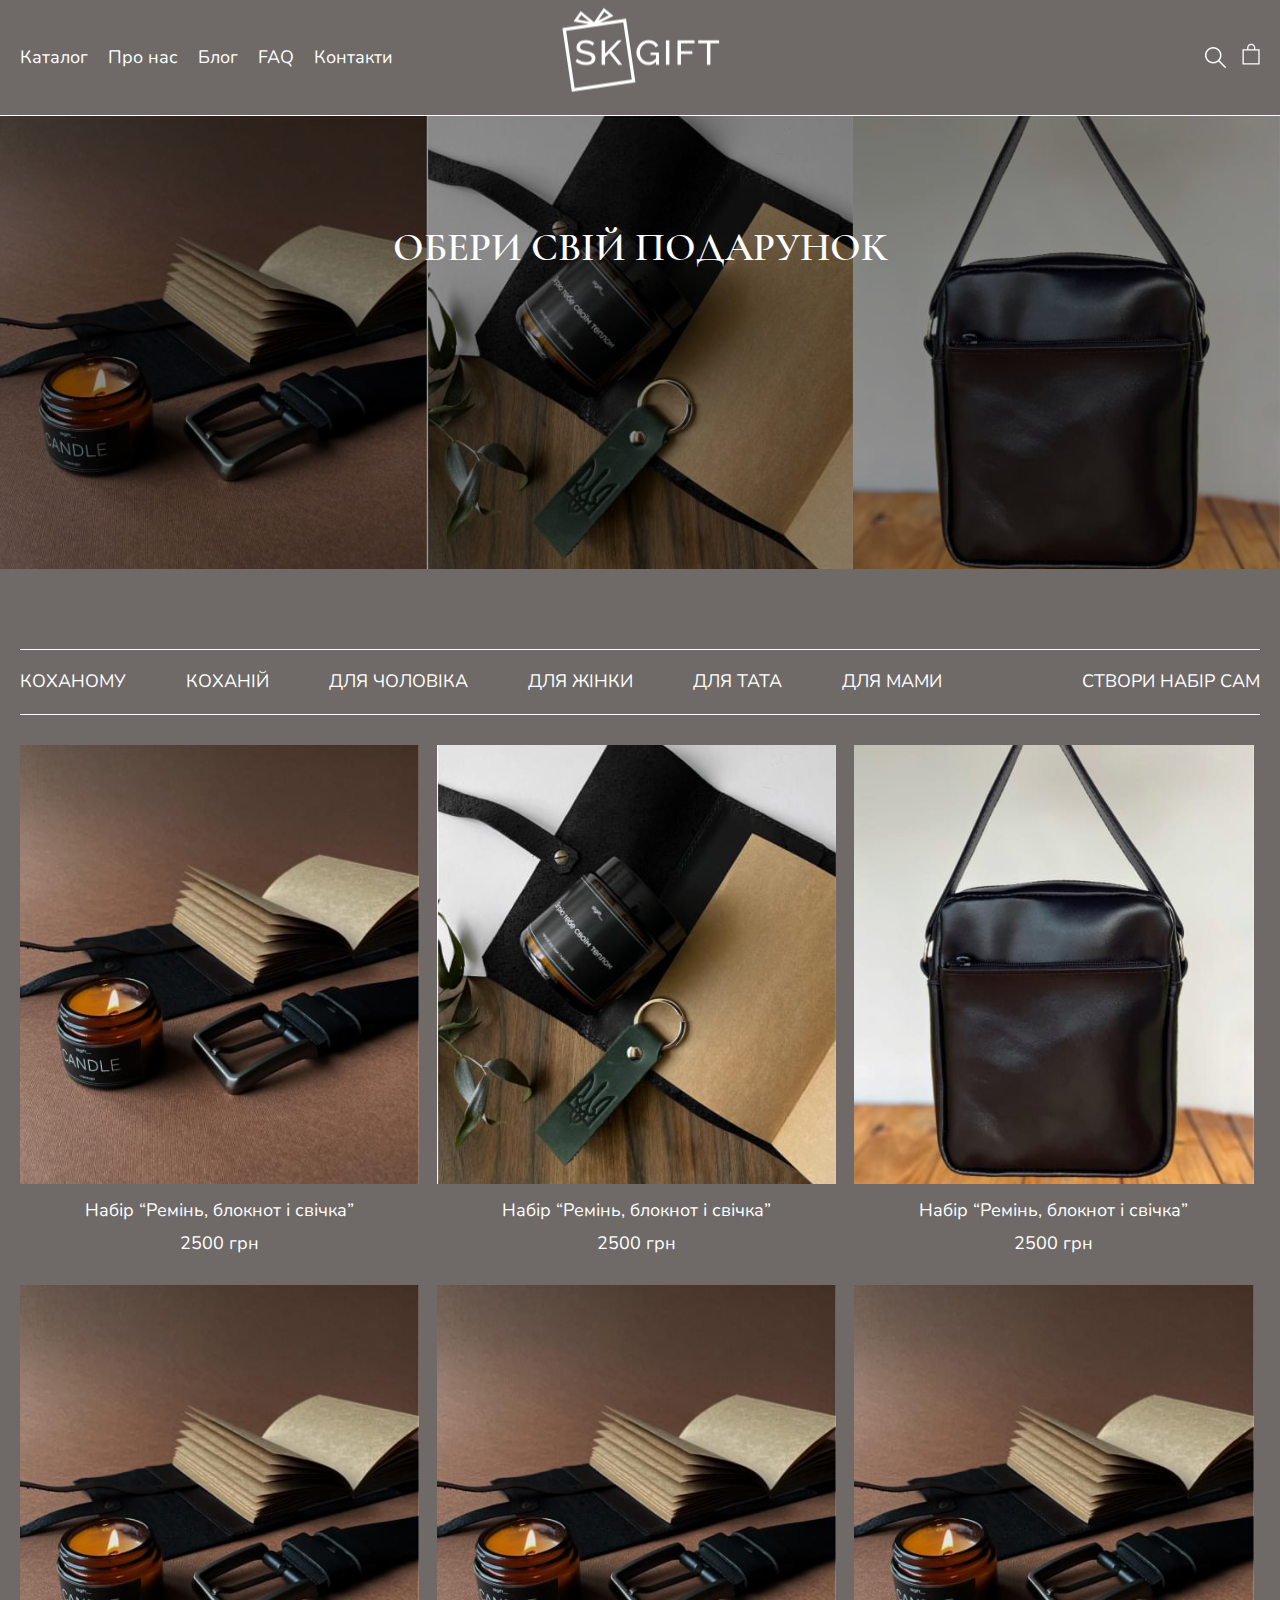
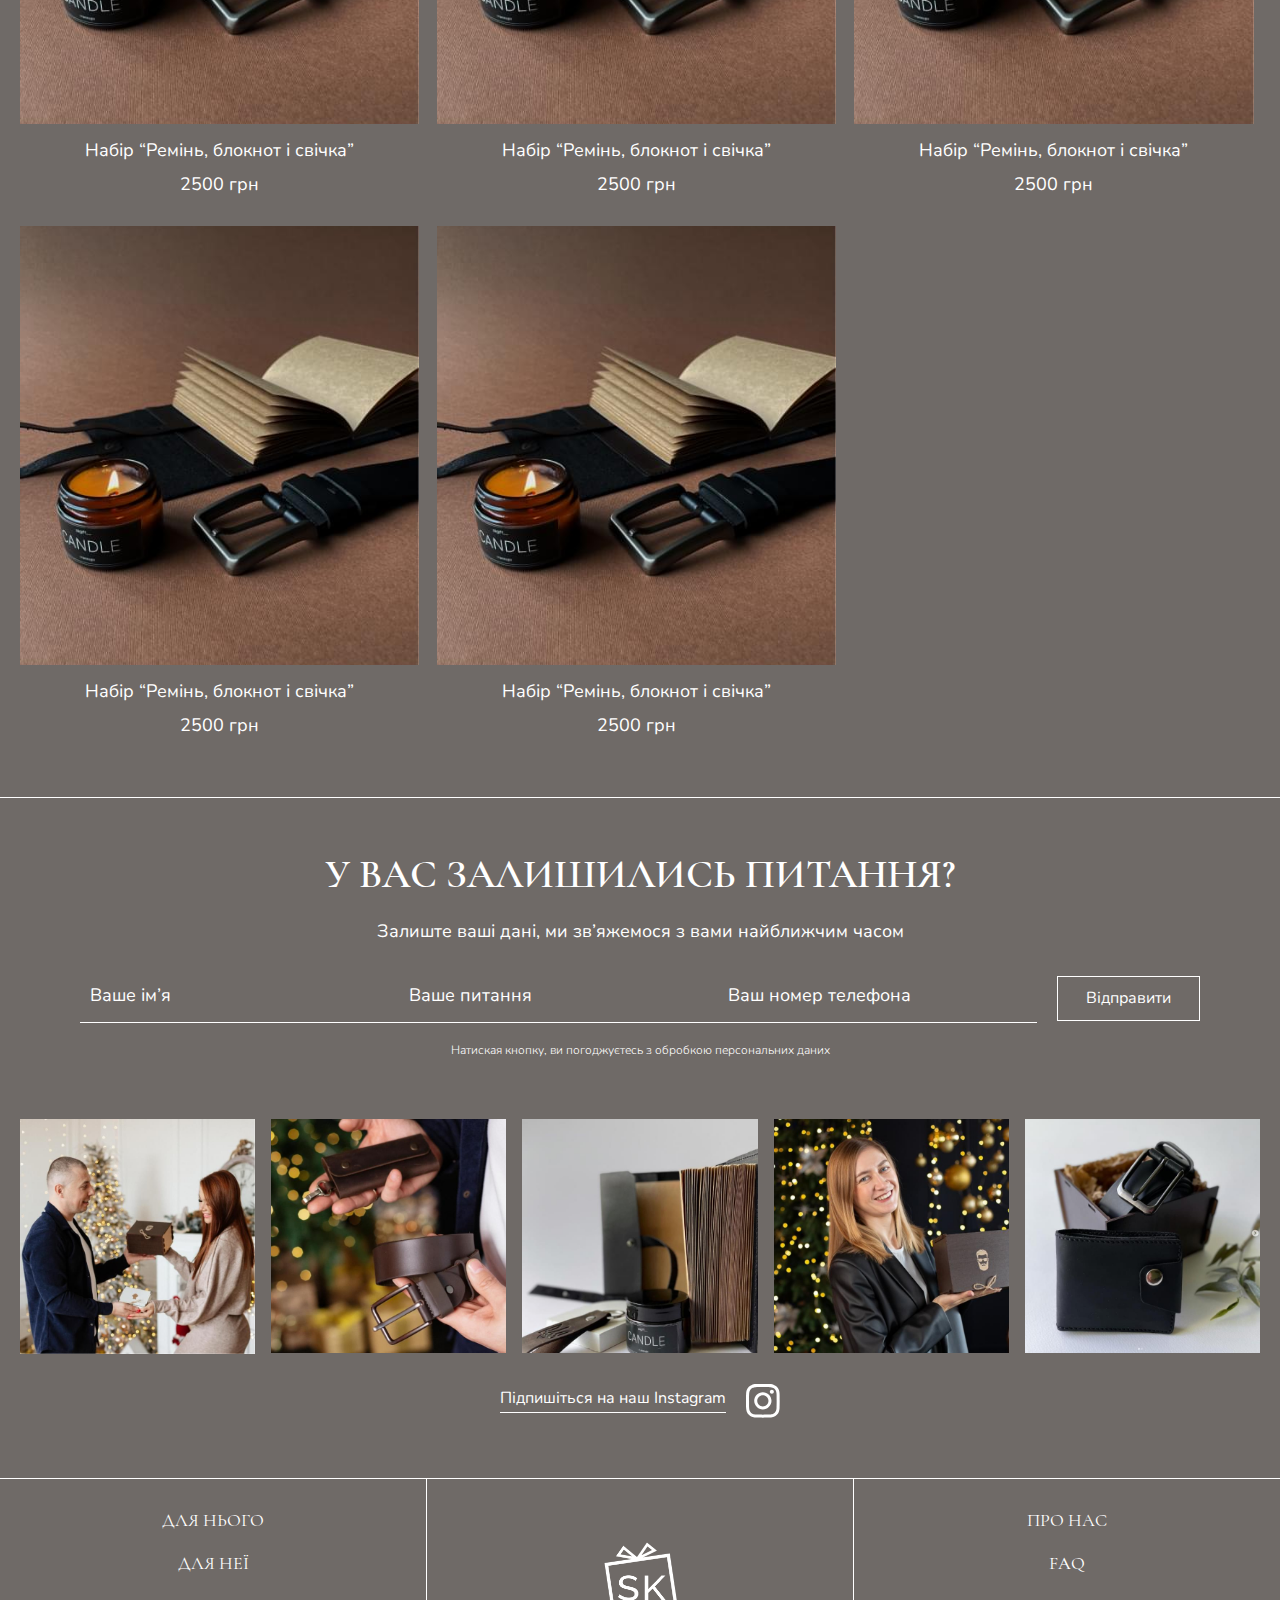
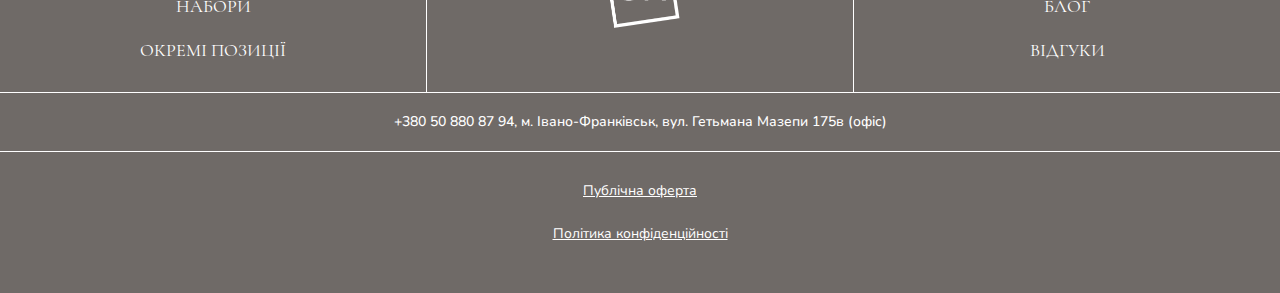
<file: category.html>
<!DOCTYPE html>
<html lang="uk">

<head>
	<title>CategoryPage</title>
	<meta charset="UTF-8">
	<meta name="format-detection" content="telephone=no">
	<!-- <style>body{opacity: 0;}</style> -->
	<link rel="stylesheet" href="css/style.min.css?_v=20240322173247">
	<link rel="shortcut icon" href="favicon.ico">
	<!-- <meta name="robots" content="noindex, nofollow"> -->
	<meta name="viewport" content="width=device-width, initial-scale=1.0">
</head>

<body>
	<div class="wrapper">
		<header class="header">
			<div class="header__inner">

				<div class="header__menu menu">
					<button type="button" class="menu__icon icon-menu"><span></span></button>
					<nav class="menu__navigation">
						<ul class="menu__list">
							<li><a href="">Каталог</a></li>
							<li><a href="">Про нас</a></li>
							<li><a href="">Блог</a></li>
							<li><a href="">FAQ</a></li>
							<li><a href="">Контакти</a></li>
						</ul>
					</nav>
				</div>

				<a href="/" class="header__logo logo">
					<img src="img/logo.png" alt="Logo">
				</a>

				<div class="header__action action">
					<form class="action__search">

						<div class="action__search-body">
							<div class="action__search-group">
								<input type="text" name="search" class="input">
								<button type="submit" class="action__search-button">
									<svg viewBox="0 0 24 24" fill="none" xmlns="http://www.w3.org/2000/svg">
										<path d="M23.7454 22.5169L16.6672 15.4424C18.0297 13.8065 18.8523 11.7081 18.8523 9.4213C18.8523 4.22245 14.6277 0 9.42617 0C4.22464 0 0 4.22245 0 9.4213C0 14.6201 4.22464 18.8426 9.42617 18.8426C11.7142 18.8426 13.8222 18.0204 15.4504 16.6586L22.5285 23.7331C23.3426 24.5468 24.5338 23.3134 23.7368 22.5255L23.7454 22.5169ZM1.71385 9.4213C1.71385 5.17315 5.17582 1.71296 9.42617 1.71296C13.6765 1.71296 17.1385 5.17315 17.1385 9.4213C17.1385 13.6694 13.6765 17.1296 9.42617 17.1296C5.17582 17.1296 1.71385 13.6694 1.71385 9.4213Z" fill="white" />
									</svg>
								</button>
							</div>
						</div>

						<div id="search-js" class="action__search-icon">
							<svg viewBox="0 0 24 24" fill="none" xmlns="http://www.w3.org/2000/svg">
								<path d="M23.7454 22.5169L16.6672 15.4424C18.0297 13.8065 18.8523 11.7081 18.8523 9.4213C18.8523 4.22245 14.6277 0 9.42617 0C4.22464 0 0 4.22245 0 9.4213C0 14.6201 4.22464 18.8426 9.42617 18.8426C11.7142 18.8426 13.8222 18.0204 15.4504 16.6586L22.5285 23.7331C23.3426 24.5468 24.5338 23.3134 23.7368 22.5255L23.7454 22.5169ZM1.71385 9.4213C1.71385 5.17315 5.17582 1.71296 9.42617 1.71296C13.6765 1.71296 17.1385 5.17315 17.1385 9.4213C17.1385 13.6694 13.6765 17.1296 9.42617 17.1296C5.17582 17.1296 1.71385 13.6694 1.71385 9.4213Z" fill="white" />
							</svg>
						</div>
					</form>
					<a href="" class="action__auth">
						<svg width="21" height="25" viewBox="0 0 21 25" fill="none" xmlns="http://www.w3.org/2000/svg">
							<path fill-rule="evenodd" clip-rule="evenodd" d="M10.9342 1.51319H10.5395C8.86811 1.51319 7.51317 2.86815 7.51317 4.53958V6.31554H6V4.53958C6 2.03244 8.03241 0 10.5395 0H10.9342C13.4413 0 15.4737 2.03244 15.4737 4.53958V6.31554H13.9605V4.53958C13.9605 2.86815 12.6056 1.51319 10.9342 1.51319ZM2.0786 7.82913H19.0523V22.6975H2.0786V7.82913ZM0.56543 24.2107V6.31596H20.5654V24.2107H0.56543Z" fill="white" />
						</svg>
					</a>
				</div>

			</div>
		</header>
		<main class="main-category">
			<section class="section hero hero-category">
				<h1 class="title hero-category__title">Обери свій подарунок</h1>
				<div class="hero-category__images">
					<div class="hero-category__img"><img src="img/hits/01.jpg" alt="Img"></div>
					<div class="hero-category__img"><img src="img/hits/02.jpg" alt="Img"></div>
					<div class="hero-category__img"><img src="img/hits/03.jpg" alt="Img"></div>
				</div>
			</section>
			<section class="section catalog">
				<div class="catalog__block">
					<div class="catalog__header catlist-js">
						<nav class="accessory">
							<ul class="accessory__list">
								<li class="accessory__item"><a href="">Коханому</a></li>
								<li class="accessory__item"><a href="">Коханій</a></li>
								<li class="accessory__item"><a href="">Для чоловіка</a></li>
								<li class="accessory__item"><a href="">Для жінки</a></li>
								<li class="accessory__item"><a href="">Для тата</a></li>
								<li class="accessory__item"><a href="">Для мами</a></li>
							</ul>
						</nav>
						<a href="" class="catalog__link">створи набір сам</a>
					</div>
					<div class="catalog__body">
						<a href="" class="card-product">
							<div class="card-product__img">
								<img src="img/hits/01.jpg" alt="Img">
							</div>
							<h3 class="card-product__title">Набір “Ремінь, блокнот і свічка”</h3>
							<span class="card-product__price">2500 грн</span>
						</a>
						<a href="" class="card-product">
							<div class="card-product__img">
								<img src="img/hits/02.jpg" alt="Img">
							</div>
							<h3 class="card-product__title">Набір “Ремінь, блокнот і свічка”</h3>
							<span class="card-product__price">2500 грн</span>
						</a>
						<a href="" class="card-product">
							<div class="card-product__img">
								<img src="img/hits/03.jpg" alt="Img">
							</div>
							<h3 class="card-product__title">Набір “Ремінь, блокнот і свічка”</h3>
							<span class="card-product__price">2500 грн</span>
						</a>
						<a href="" class="card-product">
							<div class="card-product__img">
								<img src="img/hits/01.jpg" alt="Img">
							</div>
							<h3 class="card-product__title">Набір “Ремінь, блокнот і свічка”</h3>
							<span class="card-product__price">2500 грн</span>
						</a>
						<a href="" class="card-product">
							<div class="card-product__img">
								<img src="img/hits/01.jpg" alt="Img">
							</div>
							<h3 class="card-product__title">Набір “Ремінь, блокнот і свічка”</h3>
							<span class="card-product__price">2500 грн</span>
						</a>
						<a href="" class="card-product">
							<div class="card-product__img">
								<img src="img/hits/01.jpg" alt="Img">
							</div>
							<h3 class="card-product__title">Набір “Ремінь, блокнот і свічка”</h3>
							<span class="card-product__price">2500 грн</span>
						</a>
						<a href="" class="card-product">
							<div class="card-product__img">
								<img src="img/hits/01.jpg" alt="Img">
							</div>
							<h3 class="card-product__title">Набір “Ремінь, блокнот і свічка”</h3>
							<span class="card-product__price">2500 грн</span>
						</a>
						<a href="" class="card-product">
							<div class="card-product__img">
								<img src="img/hits/01.jpg" alt="Img">
							</div>
							<h3 class="card-product__title">Набір “Ремінь, блокнот і свічка”</h3>
							<span class="card-product__price">2500 грн</span>
						</a>
					</div>
				</div>
			</section>
		</main>
		<footer class="footer">
			<div class="footer__inner">

				<div class="footer__block">
					<div class="footer__callback callback">
						<h2 class="title callback__title">У вас залишились питання?</h2>
						<p class="callback__text">Залиште ваші дані, ми зв’яжемося з вами найближчим часом</p>

						<form class="form callback__form form-callback">
							<fieldset class="form__fieldset">
								<div class="form__row">
									<input type="text" placeholder="Ваше ім’я" class="form__input">
								</div>
								<div class="form__row">
									<input type="text" placeholder="Ваше питання" class="form__input">
								</div>
								<div class="form__row">
									<input type="text" placeholder="Ваш номер телефона" class="form__input">
								</div>
							</fieldset>

							<p data-da=".callback, 768, last" class="callback__agree">Натиская кнопку, ви погоджуєтесь з обробкою персональних даних</p>

							<div class="form__row">
								<button type="submit" class="btn form__btn">Відправити</button>
							</div>
						</form>

					</div>
				</div>

				<div class="footer__block">
					<div class="footer__inst inst">
						<div class="inst__gallary">
							<div class="inst__gallary-item">
								<img src="img/inst-gallary/01.jpg" alt="Img">
							</div>
							<div class="inst__gallary-item">
								<img src="img/inst-gallary/02.jpg" alt="Img">
							</div>
							<div class="inst__gallary-item">
								<img src="img/inst-gallary/03.jpg" alt="Img">
							</div>
							<div class="inst__gallary-item">
								<img src="img/inst-gallary/04.jpg" alt="Img">
							</div>
							<div class="inst__gallary-item">
								<img src="img/inst-gallary/05.jpg" alt="Img">
							</div>
						</div>

						<a href="" class="inst__link">
							<span>Підпишіться на наш Instagram </span>

						</a>
					</div>
				</div>

				<div class="footer__block">
					<div class="footer__navigation navigation">
						<div class="navigation__group navigation__group-catagory">
							<ul class="navigation__category">
								<li><a href="">Для нього</a></li>
								<li><a href="">Для неї</a></li>
								<li><a href="">Набори</a></li>
								<li><a href="">Окремі позиції</a></li>
							</ul>
						</div>
						<div class="navigation__group navigation__group-logo">
							<a href="" class="logo"><img src="img/logo-sing.png" alt="Logo"></a>
						</div>
						<div class="navigation__group navigation__group-menu">
							<ul class="navigation__menu">
								<li><a href="">про нас</a></li>
								<li><a href="">FAQ</a></li>
								<li><a href="">Блог</a></li>
								<li><a href="">відгуки</a></li>
							</ul>
						</div>
					</div>
				</div>

				<div class="footer__block">
					<div class="footer__location location">
						<a href="">+380 50 880 87 94</a>, м. Івано-Франківськ, вул. Гетьмана Мазепи 175в (офіс)
					</div>
				</div>
				<div class="footer__block">
					<div class="footer__policy policy">
						<a href="" class="policy__link">Публічна оферта</a>
						<a href="" class="policy__link">Політика конфіденційності</a>
					</div>
				</div>

			</div>
		</footer>

	</div>
	<script src="js/app.min.js?_v=20240322173247"></script>
</body>

</html>
</file>
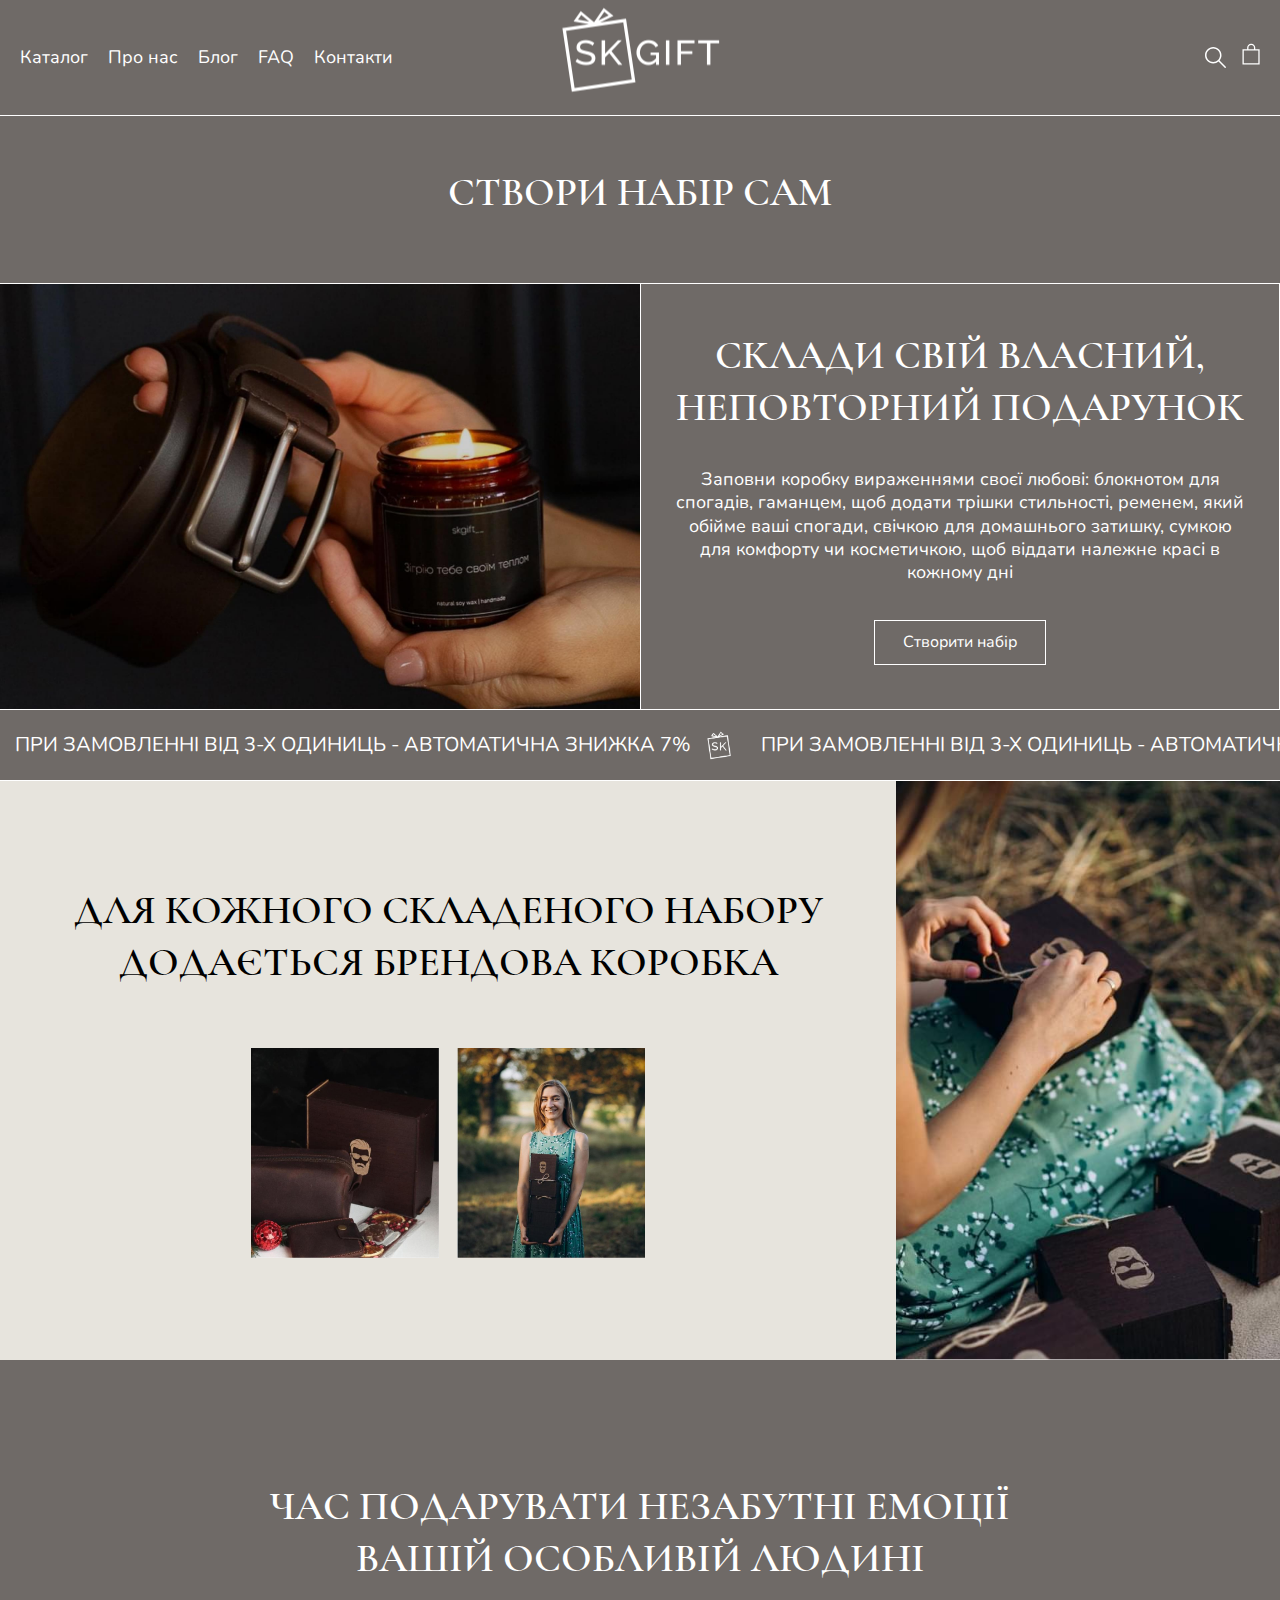
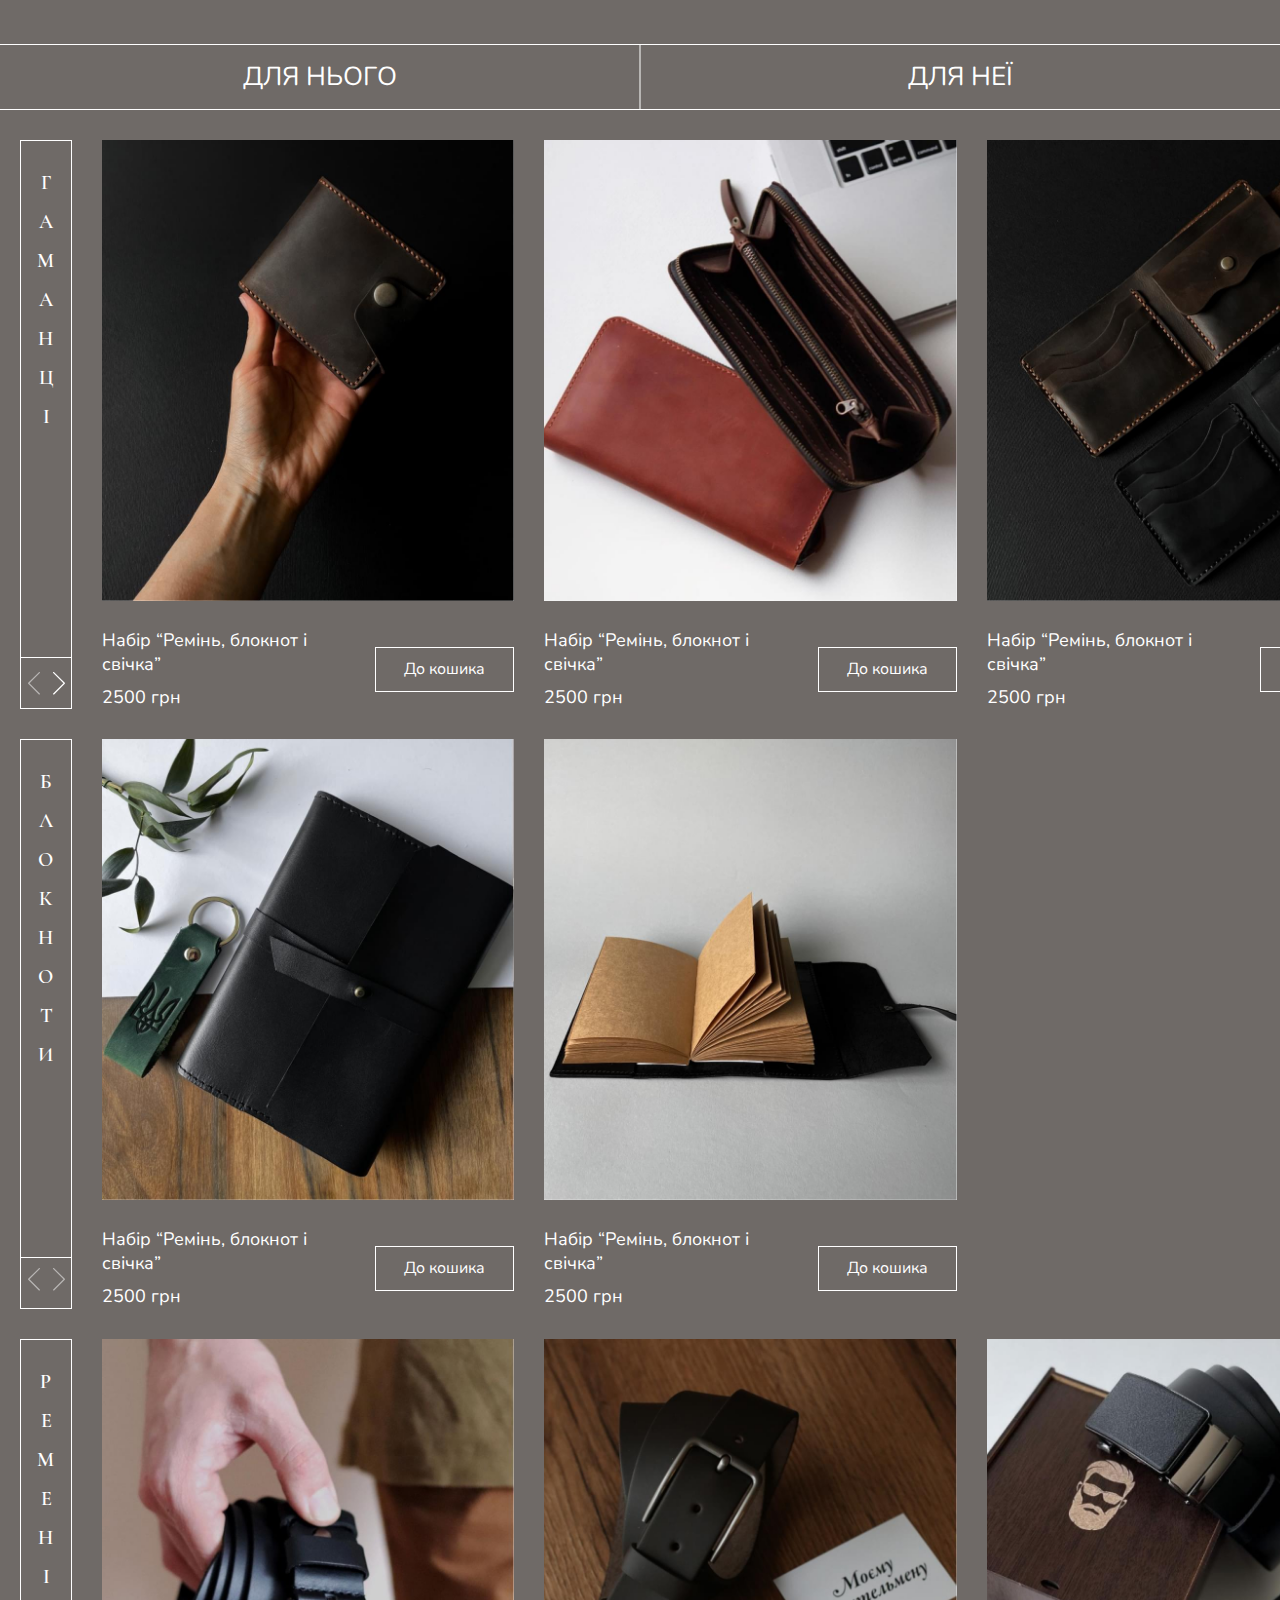
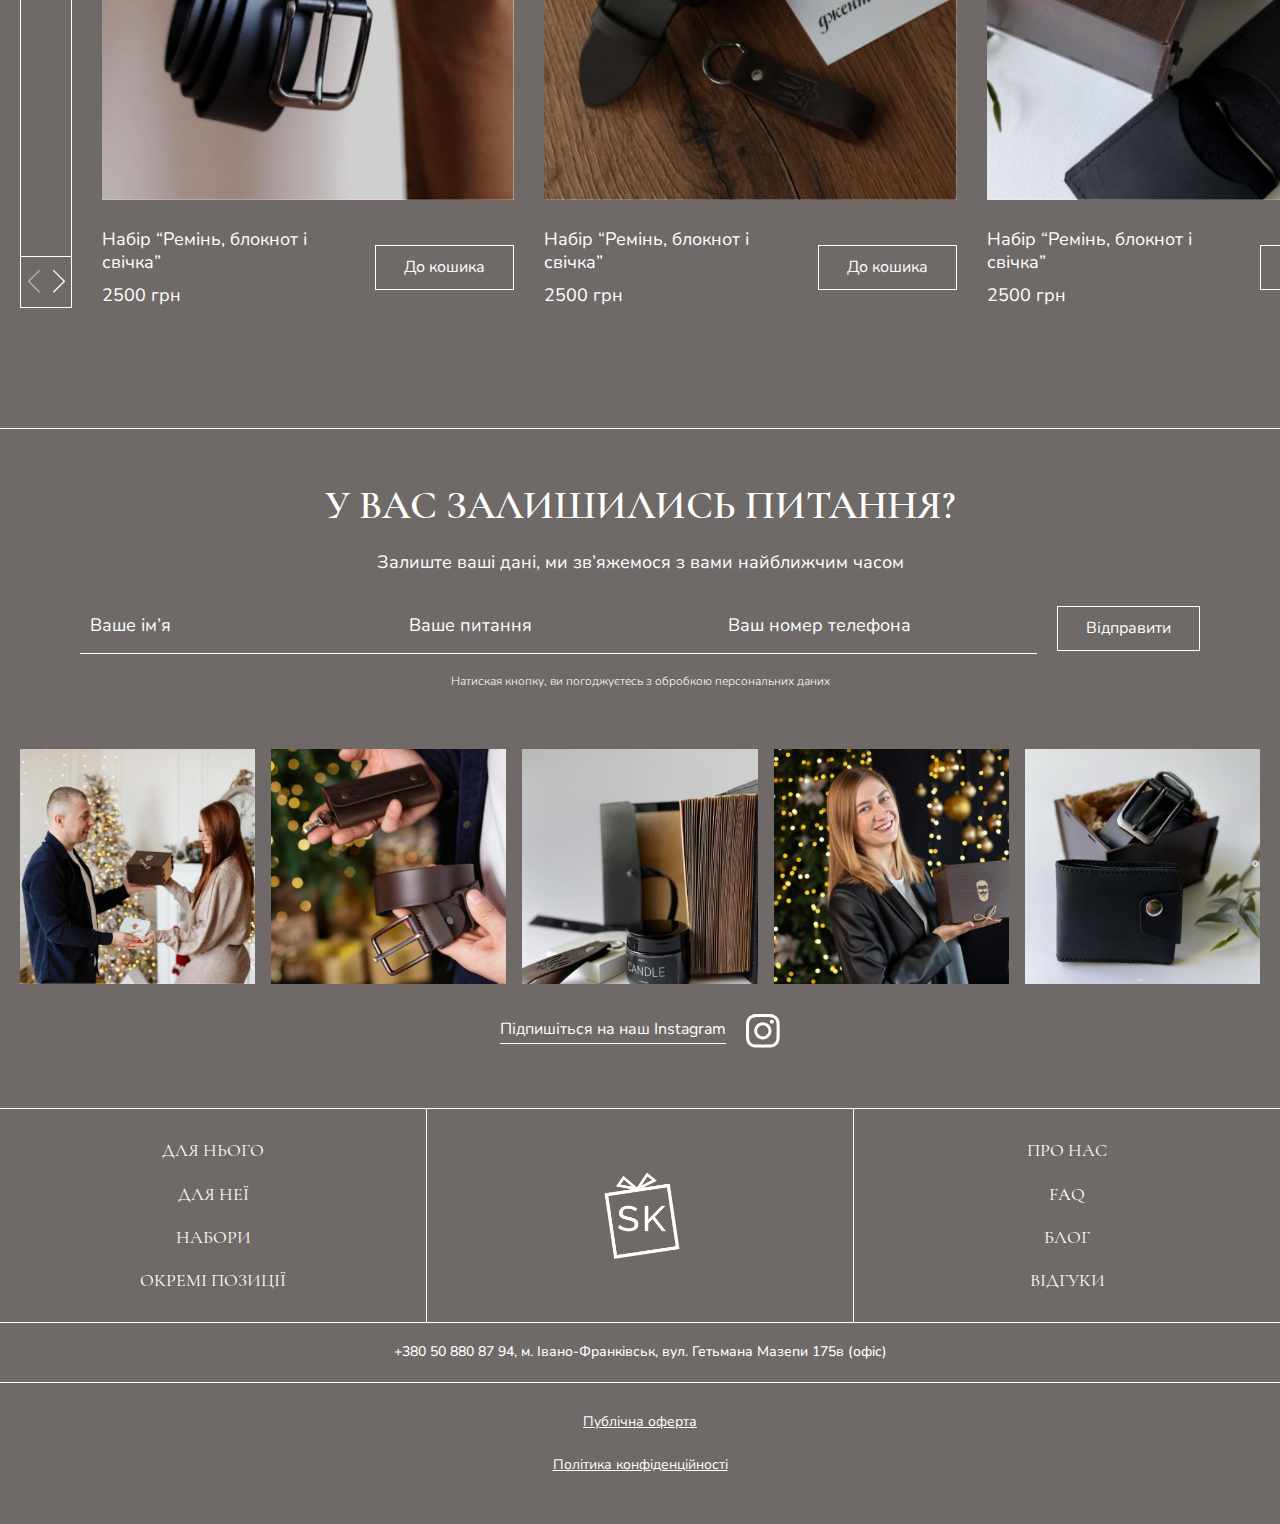
<file: customize.html>
<!DOCTYPE html>
<html lang="uk">

<head>
	<title>CustomizePage</title>
	<meta charset="UTF-8">
	<meta name="format-detection" content="telephone=no">
	<!-- <style>body{opacity: 0;}</style> -->
	<link rel="stylesheet" href="css/style.min.css?_v=20240322173247">
	<link rel="shortcut icon" href="favicon.ico">
	<!-- <meta name="robots" content="noindex, nofollow"> -->
	<meta name="viewport" content="width=device-width, initial-scale=1.0">
</head>

<body>
	<div class="wrapper">
		<header class="header">
			<div class="header__inner">

				<div class="header__menu menu">
					<button type="button" class="menu__icon icon-menu"><span></span></button>
					<nav class="menu__navigation">
						<ul class="menu__list">
							<li><a href="">Каталог</a></li>
							<li><a href="">Про нас</a></li>
							<li><a href="">Блог</a></li>
							<li><a href="">FAQ</a></li>
							<li><a href="">Контакти</a></li>
						</ul>
					</nav>
				</div>

				<a href="/" class="header__logo logo">
					<img src="img/logo.png" alt="Logo">
				</a>

				<div class="header__action action">
					<form class="action__search">

						<div class="action__search-body">
							<div class="action__search-group">
								<input type="text" name="search" class="input">
								<button type="submit" class="action__search-button">
									<svg viewBox="0 0 24 24" fill="none" xmlns="http://www.w3.org/2000/svg">
										<path d="M23.7454 22.5169L16.6672 15.4424C18.0297 13.8065 18.8523 11.7081 18.8523 9.4213C18.8523 4.22245 14.6277 0 9.42617 0C4.22464 0 0 4.22245 0 9.4213C0 14.6201 4.22464 18.8426 9.42617 18.8426C11.7142 18.8426 13.8222 18.0204 15.4504 16.6586L22.5285 23.7331C23.3426 24.5468 24.5338 23.3134 23.7368 22.5255L23.7454 22.5169ZM1.71385 9.4213C1.71385 5.17315 5.17582 1.71296 9.42617 1.71296C13.6765 1.71296 17.1385 5.17315 17.1385 9.4213C17.1385 13.6694 13.6765 17.1296 9.42617 17.1296C5.17582 17.1296 1.71385 13.6694 1.71385 9.4213Z" fill="white" />
									</svg>
								</button>
							</div>
						</div>

						<div id="search-js" class="action__search-icon">
							<svg viewBox="0 0 24 24" fill="none" xmlns="http://www.w3.org/2000/svg">
								<path d="M23.7454 22.5169L16.6672 15.4424C18.0297 13.8065 18.8523 11.7081 18.8523 9.4213C18.8523 4.22245 14.6277 0 9.42617 0C4.22464 0 0 4.22245 0 9.4213C0 14.6201 4.22464 18.8426 9.42617 18.8426C11.7142 18.8426 13.8222 18.0204 15.4504 16.6586L22.5285 23.7331C23.3426 24.5468 24.5338 23.3134 23.7368 22.5255L23.7454 22.5169ZM1.71385 9.4213C1.71385 5.17315 5.17582 1.71296 9.42617 1.71296C13.6765 1.71296 17.1385 5.17315 17.1385 9.4213C17.1385 13.6694 13.6765 17.1296 9.42617 17.1296C5.17582 17.1296 1.71385 13.6694 1.71385 9.4213Z" fill="white" />
							</svg>
						</div>
					</form>
					<a href="" class="action__auth">
						<svg width="21" height="25" viewBox="0 0 21 25" fill="none" xmlns="http://www.w3.org/2000/svg">
							<path fill-rule="evenodd" clip-rule="evenodd" d="M10.9342 1.51319H10.5395C8.86811 1.51319 7.51317 2.86815 7.51317 4.53958V6.31554H6V4.53958C6 2.03244 8.03241 0 10.5395 0H10.9342C13.4413 0 15.4737 2.03244 15.4737 4.53958V6.31554H13.9605V4.53958C13.9605 2.86815 12.6056 1.51319 10.9342 1.51319ZM2.0786 7.82913H19.0523V22.6975H2.0786V7.82913ZM0.56543 24.2107V6.31596H20.5654V24.2107H0.56543Z" fill="white" />
						</svg>
					</a>
				</div>

			</div>
		</header>
		<main class="main-customize">
			<section class="section hero hero-customize">
				<h1 class="title hero-customize__title">Створи набір сам</h1>

				<div class="hero-customize__inner">
					<div class="hero-customize__img">
						<img src="img/customize-img.jpg" alt="">
					</div>
					<div class="hero-customize__content">
						<h2 class="title hero-customize__title-sm">Склади свій власний, неповторний подарунок</h2>
						<div class="hero-customize__text">
							Заповни коробку вираженнями своєї любові: блокнотом для спогадів, гаманцем, щоб додати трішки стильності, ременем, який обійме ваші спогади, свічкою для домашнього затишку, сумкою для комфорту чи косметичкою, щоб віддати належне красі в кожному дні
						</div>
						<a href="" class="btn hero-customize__btn">Створити набір</a>
					</div>
				</div>

			</section>
			<div class="marquee">
				<div class="marquee__wrapper">
					<div class="marquee__item"><span>При замовленні від 3-х одиниць - автоматична знижка 7%</span> <img src="img/logo-sing.png" alt=""></div>
					<div class="marquee__item"><span>При замовленні від 3-х одиниць - автоматична знижка 7%</span> <img src="img/logo-sing.png" alt=""></div>
					<div class="marquee__item"><span>При замовленні від 3-х одиниць - автоматична знижка 7%</span> <img src="img/logo-sing.png" alt=""></div>
					<div class="marquee__item"><span>При замовленні від 3-х одиниць - автоматична знижка 7%</span> <img src="img/logo-sing.png" alt=""></div>
					<div class="marquee__item"><span>При замовленні від 3-х одиниць - автоматична знижка 7%</span> <img src="img/logo-sing.png" alt=""></div>
				</div>
			</div>
			<section class="section box">
				<div class="box__inner">
					<div class="box__content">
						<h2 class="title box__title">Для кожного складеного набору додається брендова коробка</h2>
						<div class="box__gallary">
							<div class="box__gallary-item"><img src="img/about/11.jpg" alt=""></div>
							<div class="box__gallary-item"><img src="img/about/22.jpg" alt=""></div>
						</div>
					</div>
					<div class="box__img">
						<img src="img/about/33.jpg" alt="">
					</div>
				</div>
			</section>
			<section class="section construct">
				<h2 class="title construct__title">час подарувати незабутні емоції вашій особливій людині</h2>

				<div class="construct__collection">
					<button type="button">Для нього</button>
					<button type="button">Для неї</button>
				</div>

				<div class="construct__body">

					<div class="construct__block">
						<div class="construct__accessory">
							<span>гаманці</span>
							<div class="construct__control">
								<button type="button" class="construct__control-prev">
									<svg viewBox="0 0 17 32" fill="none" xmlns="http://www.w3.org/2000/svg">
										<path d="M16.7118 0.268656C16.5417 0.0980148 16.3105 0.00142091 16.069 3.61582e-05C15.9491 -0.00107965 15.8303 0.0221671 15.7197 0.0683574C15.6092 0.114546 15.5093 0.182705 15.4262 0.268656L0.268741 15.3498C0.183614 15.4334 0.116025 15.533 0.0698924 15.6427C0.0237574 15.7525 1.4101e-06 15.8704 1.3997e-06 15.9894C1.38929e-06 16.1084 0.0237574 16.2262 0.0698923 16.336C0.116025 16.4458 0.183614 16.5453 0.268741 16.6289L15.4262 31.7132C15.5095 31.8019 15.6099 31.8729 15.7214 31.9222C15.833 31.9714 15.9533 31.9979 16.0753 31.9999C16.1972 32.0019 16.3184 31.9795 16.4315 31.934C16.5446 31.8885 16.6473 31.8208 16.7336 31.7349C16.8199 31.6491 16.8879 31.5469 16.9336 31.4344C16.9794 31.3218 17.0019 31.2013 16.9999 31.0799C16.9978 30.9586 16.9713 30.8388 16.9218 30.7279C16.8723 30.6169 16.8009 30.517 16.7118 30.4341L2.19717 15.9894L16.7118 1.5478C16.7965 1.46399 16.8638 1.36434 16.9097 1.25458C16.9556 1.14482 16.9792 1.02711 16.9792 0.908228C16.9792 0.789347 16.9556 0.671642 16.9097 0.56188C16.8638 0.452116 16.7965 0.352465 16.7118 0.268656Z" fill="white" />
									</svg>
								</button>
								<button type="button" class="construct__control-next">
									<svg viewBox="0 0 17 32" fill="none" xmlns="http://www.w3.org/2000/svg">
										<path d="M0.288206 31.7313C0.458312 31.902 0.689463 31.9986 0.931015 32C1.0509 32.0011 1.16974 31.9778 1.28027 31.9316C1.39081 31.8855 1.4907 31.8173 1.57382 31.7313L16.7313 16.6502C16.8164 16.5666 16.884 16.467 16.9301 16.3573C16.9762 16.2475 17 16.1296 17 16.0106C17 15.8916 16.9762 15.7738 16.9301 15.664C16.884 15.5542 16.8164 15.4547 16.7313 15.3711L1.57382 0.286755C1.49048 0.198109 1.39007 0.127051 1.27856 0.0778095C1.16705 0.0285679 1.04672 0.00214927 0.924738 0.000125764C0.802755 -0.00189774 0.68161 0.0205153 0.568512 0.066031C0.455414 0.111547 0.352674 0.179235 0.266408 0.265067C0.180141 0.350899 0.112111 0.453121 0.066365 0.56565C0.0206189 0.678178 -0.00190734 0.798713 0.000126402 0.920082C0.00216015 1.04145 0.0287124 1.16117 0.0782032 1.27212C0.127694 1.38307 0.199112 1.48298 0.288206 1.5659L14.8028 16.0106L0.288206 30.4522C0.203467 30.536 0.136219 30.6357 0.0903308 30.7454C0.044442 30.8552 0.020818 30.9729 0.020818 31.0918C0.020818 31.2107 0.044442 31.3284 0.0903308 31.4381C0.136219 31.5479 0.203467 31.6475 0.288206 31.7313Z" fill="white" />
									</svg>
								</button>
							</div>
						</div>

						<div class="construct__slider swiper">
							<div class="construct__wrapper swiper-wrapper">
								<div class="construct__card card-construct swiper-slide">
									<div class="card-construct__img">
										<img src="img/construct/08.jpg" alt="Img">
									</div>
									<div class="card-construct__body">
										<div class="card-construct__group">
											<h3 class="card-construct__title">Набір “Ремінь, блокнот і свічка”</h3>
											<span class="card-construct__price">2500 грн</span>
										</div>
										<a href="" class="btn card-construct__link">До кошика</a>
									</div>
								</div>
								<div class="construct__card card-construct swiper-slide">
									<div class="card-construct__img">
										<img src="img/construct/09.jpg" alt="Img">
									</div>
									<div class="card-construct__body">
										<div class="card-construct__group">
											<h3 class="card-construct__title">Набір “Ремінь, блокнот і свічка”</h3>
											<span class="card-construct__price">2500 грн</span>
										</div>
										<a href="" class="btn card-construct__link">До кошика</a>
									</div>
								</div>
								<div class="construct__card card-construct swiper-slide">
									<div class="card-construct__img">
										<img src="img/construct/10.jpg" alt="Img">
									</div>
									<div class="card-construct__body">
										<div class="card-construct__group">
											<h3 class="card-construct__title">Набір “Ремінь, блокнот і свічка”</h3>
											<span class="card-construct__price">2500 грн</span>
										</div>
										<a href="" class="btn card-construct__link">До кошика</a>
									</div>
								</div>
							</div>
						</div>
					</div>
					<div class="construct__block">
						<div class="construct__accessory">
							<span>блокноти</span>
							<div class="construct__control">
								<button type="button" class="construct__control-prev">
									<svg viewBox="0 0 17 32" fill="none" xmlns="http://www.w3.org/2000/svg">
										<path d="M16.7118 0.268656C16.5417 0.0980148 16.3105 0.00142091 16.069 3.61582e-05C15.9491 -0.00107965 15.8303 0.0221671 15.7197 0.0683574C15.6092 0.114546 15.5093 0.182705 15.4262 0.268656L0.268741 15.3498C0.183614 15.4334 0.116025 15.533 0.0698924 15.6427C0.0237574 15.7525 1.4101e-06 15.8704 1.3997e-06 15.9894C1.38929e-06 16.1084 0.0237574 16.2262 0.0698923 16.336C0.116025 16.4458 0.183614 16.5453 0.268741 16.6289L15.4262 31.7132C15.5095 31.8019 15.6099 31.8729 15.7214 31.9222C15.833 31.9714 15.9533 31.9979 16.0753 31.9999C16.1972 32.0019 16.3184 31.9795 16.4315 31.934C16.5446 31.8885 16.6473 31.8208 16.7336 31.7349C16.8199 31.6491 16.8879 31.5469 16.9336 31.4344C16.9794 31.3218 17.0019 31.2013 16.9999 31.0799C16.9978 30.9586 16.9713 30.8388 16.9218 30.7279C16.8723 30.6169 16.8009 30.517 16.7118 30.4341L2.19717 15.9894L16.7118 1.5478C16.7965 1.46399 16.8638 1.36434 16.9097 1.25458C16.9556 1.14482 16.9792 1.02711 16.9792 0.908228C16.9792 0.789347 16.9556 0.671642 16.9097 0.56188C16.8638 0.452116 16.7965 0.352465 16.7118 0.268656Z" fill="white" />
									</svg>
								</button>
								<button type="button" class="construct__control-next">
									<svg viewBox="0 0 17 32" fill="none" xmlns="http://www.w3.org/2000/svg">
										<path d="M0.288206 31.7313C0.458312 31.902 0.689463 31.9986 0.931015 32C1.0509 32.0011 1.16974 31.9778 1.28027 31.9316C1.39081 31.8855 1.4907 31.8173 1.57382 31.7313L16.7313 16.6502C16.8164 16.5666 16.884 16.467 16.9301 16.3573C16.9762 16.2475 17 16.1296 17 16.0106C17 15.8916 16.9762 15.7738 16.9301 15.664C16.884 15.5542 16.8164 15.4547 16.7313 15.3711L1.57382 0.286755C1.49048 0.198109 1.39007 0.127051 1.27856 0.0778095C1.16705 0.0285679 1.04672 0.00214927 0.924738 0.000125764C0.802755 -0.00189774 0.68161 0.0205153 0.568512 0.066031C0.455414 0.111547 0.352674 0.179235 0.266408 0.265067C0.180141 0.350899 0.112111 0.453121 0.066365 0.56565C0.0206189 0.678178 -0.00190734 0.798713 0.000126402 0.920082C0.00216015 1.04145 0.0287124 1.16117 0.0782032 1.27212C0.127694 1.38307 0.199112 1.48298 0.288206 1.5659L14.8028 16.0106L0.288206 30.4522C0.203467 30.536 0.136219 30.6357 0.0903308 30.7454C0.044442 30.8552 0.020818 30.9729 0.020818 31.0918C0.020818 31.2107 0.044442 31.3284 0.0903308 31.4381C0.136219 31.5479 0.203467 31.6475 0.288206 31.7313Z" fill="white" />
									</svg>
								</button>
							</div>
						</div>

						<div class="construct__slider swiper">
							<div class="construct__wrapper swiper-wrapper">
								<div class="construct__card card-construct swiper-slide">
									<div class="card-construct__img">
										<img src="img/construct/03.jpg" alt="Img">
									</div>
									<div class="card-construct__body">
										<div class="card-construct__group">
											<h3 class="card-construct__title">Набір “Ремінь, блокнот і свічка”</h3>
											<span class="card-construct__price">2500 грн</span>
										</div>
										<a href="" class="btn card-construct__link">До кошика</a>
									</div>
								</div>
								<div class="construct__card card-construct swiper-slide">
									<div class="card-construct__img">
										<img src="img/construct/04.jpg" alt="Img">
									</div>
									<div class="card-construct__body">
										<div class="card-construct__group">
											<h3 class="card-construct__title">Набір “Ремінь, блокнот і свічка”</h3>
											<span class="card-construct__price">2500 грн</span>
										</div>
										<a href="" class="btn card-construct__link">До кошика</a>
									</div>
								</div>
							</div>
						</div>
					</div>
					<div class="construct__block">
						<div class="construct__accessory">
							<span>Ремені</span>
							<div class="construct__control">
								<button type="button" class="construct__control-prev">
									<svg viewBox="0 0 17 32" fill="none" xmlns="http://www.w3.org/2000/svg">
										<path d="M16.7118 0.268656C16.5417 0.0980148 16.3105 0.00142091 16.069 3.61582e-05C15.9491 -0.00107965 15.8303 0.0221671 15.7197 0.0683574C15.6092 0.114546 15.5093 0.182705 15.4262 0.268656L0.268741 15.3498C0.183614 15.4334 0.116025 15.533 0.0698924 15.6427C0.0237574 15.7525 1.4101e-06 15.8704 1.3997e-06 15.9894C1.38929e-06 16.1084 0.0237574 16.2262 0.0698923 16.336C0.116025 16.4458 0.183614 16.5453 0.268741 16.6289L15.4262 31.7132C15.5095 31.8019 15.6099 31.8729 15.7214 31.9222C15.833 31.9714 15.9533 31.9979 16.0753 31.9999C16.1972 32.0019 16.3184 31.9795 16.4315 31.934C16.5446 31.8885 16.6473 31.8208 16.7336 31.7349C16.8199 31.6491 16.8879 31.5469 16.9336 31.4344C16.9794 31.3218 17.0019 31.2013 16.9999 31.0799C16.9978 30.9586 16.9713 30.8388 16.9218 30.7279C16.8723 30.6169 16.8009 30.517 16.7118 30.4341L2.19717 15.9894L16.7118 1.5478C16.7965 1.46399 16.8638 1.36434 16.9097 1.25458C16.9556 1.14482 16.9792 1.02711 16.9792 0.908228C16.9792 0.789347 16.9556 0.671642 16.9097 0.56188C16.8638 0.452116 16.7965 0.352465 16.7118 0.268656Z" fill="white" />
									</svg>
								</button>
								<button type="button" class="construct__control-next">
									<svg viewBox="0 0 17 32" fill="none" xmlns="http://www.w3.org/2000/svg">
										<path d="M0.288206 31.7313C0.458312 31.902 0.689463 31.9986 0.931015 32C1.0509 32.0011 1.16974 31.9778 1.28027 31.9316C1.39081 31.8855 1.4907 31.8173 1.57382 31.7313L16.7313 16.6502C16.8164 16.5666 16.884 16.467 16.9301 16.3573C16.9762 16.2475 17 16.1296 17 16.0106C17 15.8916 16.9762 15.7738 16.9301 15.664C16.884 15.5542 16.8164 15.4547 16.7313 15.3711L1.57382 0.286755C1.49048 0.198109 1.39007 0.127051 1.27856 0.0778095C1.16705 0.0285679 1.04672 0.00214927 0.924738 0.000125764C0.802755 -0.00189774 0.68161 0.0205153 0.568512 0.066031C0.455414 0.111547 0.352674 0.179235 0.266408 0.265067C0.180141 0.350899 0.112111 0.453121 0.066365 0.56565C0.0206189 0.678178 -0.00190734 0.798713 0.000126402 0.920082C0.00216015 1.04145 0.0287124 1.16117 0.0782032 1.27212C0.127694 1.38307 0.199112 1.48298 0.288206 1.5659L14.8028 16.0106L0.288206 30.4522C0.203467 30.536 0.136219 30.6357 0.0903308 30.7454C0.044442 30.8552 0.020818 30.9729 0.020818 31.0918C0.020818 31.2107 0.044442 31.3284 0.0903308 31.4381C0.136219 31.5479 0.203467 31.6475 0.288206 31.7313Z" fill="white" />
									</svg>
								</button>
							</div>
						</div>

						<div class="construct__slider swiper">
							<div class="construct__wrapper swiper-wrapper">
								<div class="construct__card card-construct swiper-slide">
									<div class="card-construct__img">
										<img src="img/construct/06.jpg" alt="Img">
									</div>
									<div class="card-construct__body">
										<div class="card-construct__group">
											<h3 class="card-construct__title">Набір “Ремінь, блокнот і свічка”</h3>
											<span class="card-construct__price">2500 грн</span>
										</div>
										<a href="" class="btn card-construct__link">До кошика</a>
									</div>
								</div>
								<div class="construct__card card-construct swiper-slide">
									<div class="card-construct__img">
										<img src="img/construct/05.jpg" alt="Img">
									</div>
									<div class="card-construct__body">
										<div class="card-construct__group">
											<h3 class="card-construct__title">Набір “Ремінь, блокнот і свічка”</h3>
											<span class="card-construct__price">2500 грн</span>
										</div>
										<a href="" class="btn card-construct__link">До кошика</a>
									</div>
								</div>
								<div class="construct__card card-construct swiper-slide">
									<div class="card-construct__img">
										<img src="img/construct/07.jpg" alt="Img">
									</div>
									<div class="card-construct__body">
										<div class="card-construct__group">
											<h3 class="card-construct__title">Набір “Ремінь, блокнот і свічка”</h3>
											<span class="card-construct__price">2500 грн</span>
										</div>
										<a href="" class="btn card-construct__link">До кошика</a>
									</div>
								</div>
							</div>
						</div>
					</div>

				</div>

			</section>
		</main>
		<footer class="footer">
			<div class="footer__inner">

				<div class="footer__block">
					<div class="footer__callback callback">
						<h2 class="title callback__title">У вас залишились питання?</h2>
						<p class="callback__text">Залиште ваші дані, ми зв’яжемося з вами найближчим часом</p>

						<form class="form callback__form form-callback">
							<fieldset class="form__fieldset">
								<div class="form__row">
									<input type="text" placeholder="Ваше ім’я" class="form__input">
								</div>
								<div class="form__row">
									<input type="text" placeholder="Ваше питання" class="form__input">
								</div>
								<div class="form__row">
									<input type="text" placeholder="Ваш номер телефона" class="form__input">
								</div>
							</fieldset>

							<p data-da=".callback, 768, last" class="callback__agree">Натиская кнопку, ви погоджуєтесь з обробкою персональних даних</p>

							<div class="form__row">
								<button type="submit" class="btn form__btn">Відправити</button>
							</div>
						</form>

					</div>
				</div>

				<div class="footer__block">
					<div class="footer__inst inst">
						<div class="inst__gallary">
							<div class="inst__gallary-item">
								<img src="img/inst-gallary/01.jpg" alt="Img">
							</div>
							<div class="inst__gallary-item">
								<img src="img/inst-gallary/02.jpg" alt="Img">
							</div>
							<div class="inst__gallary-item">
								<img src="img/inst-gallary/03.jpg" alt="Img">
							</div>
							<div class="inst__gallary-item">
								<img src="img/inst-gallary/04.jpg" alt="Img">
							</div>
							<div class="inst__gallary-item">
								<img src="img/inst-gallary/05.jpg" alt="Img">
							</div>
						</div>

						<a href="" class="inst__link">
							<span>Підпишіться на наш Instagram </span>

						</a>
					</div>
				</div>

				<div class="footer__block">
					<div class="footer__navigation navigation">
						<div class="navigation__group navigation__group-catagory">
							<ul class="navigation__category">
								<li><a href="">Для нього</a></li>
								<li><a href="">Для неї</a></li>
								<li><a href="">Набори</a></li>
								<li><a href="">Окремі позиції</a></li>
							</ul>
						</div>
						<div class="navigation__group navigation__group-logo">
							<a href="" class="logo"><img src="img/logo-sing.png" alt="Logo"></a>
						</div>
						<div class="navigation__group navigation__group-menu">
							<ul class="navigation__menu">
								<li><a href="">про нас</a></li>
								<li><a href="">FAQ</a></li>
								<li><a href="">Блог</a></li>
								<li><a href="">відгуки</a></li>
							</ul>
						</div>
					</div>
				</div>

				<div class="footer__block">
					<div class="footer__location location">
						<a href="">+380 50 880 87 94</a>, м. Івано-Франківськ, вул. Гетьмана Мазепи 175в (офіс)
					</div>
				</div>
				<div class="footer__block">
					<div class="footer__policy policy">
						<a href="" class="policy__link">Публічна оферта</a>
						<a href="" class="policy__link">Політика конфіденційності</a>
					</div>
				</div>

			</div>
		</footer>

	</div>
	<script src="js/app.min.js?_v=20240322173247"></script>
</body>

</html>
</file>
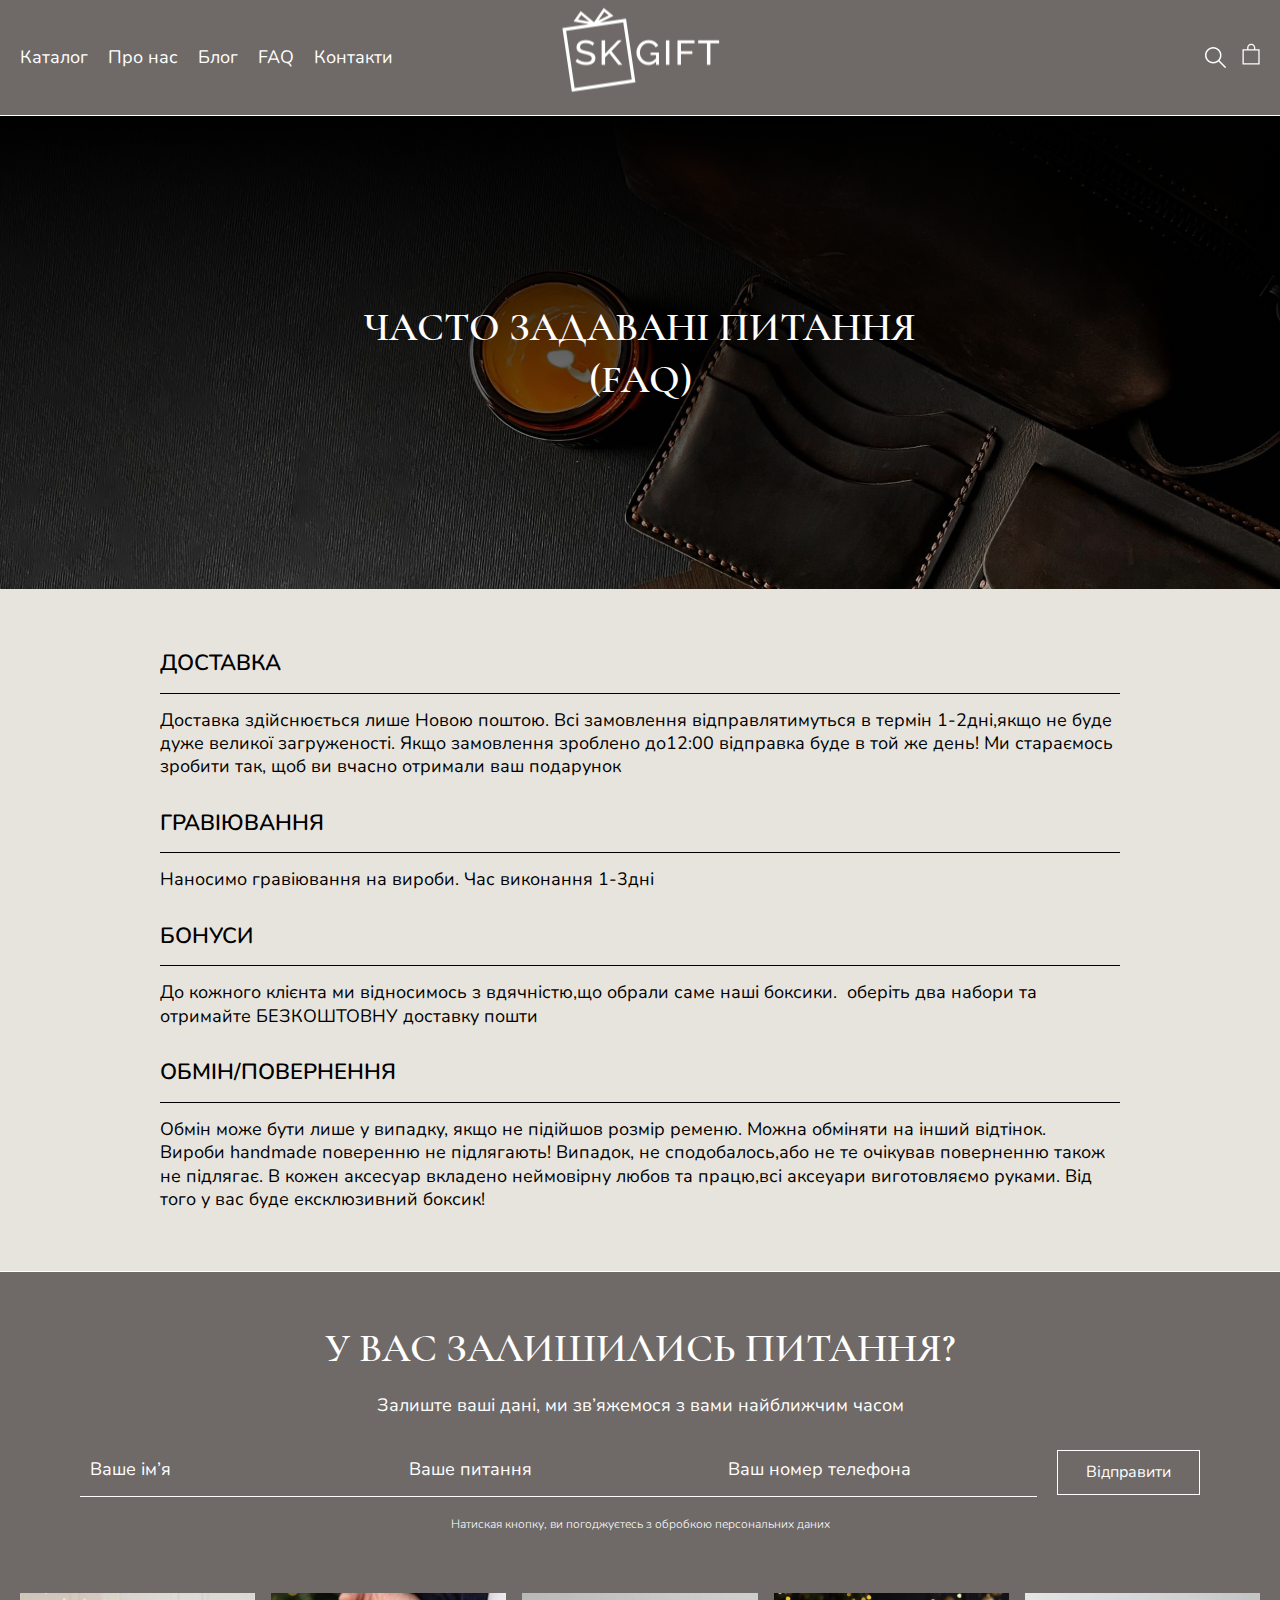
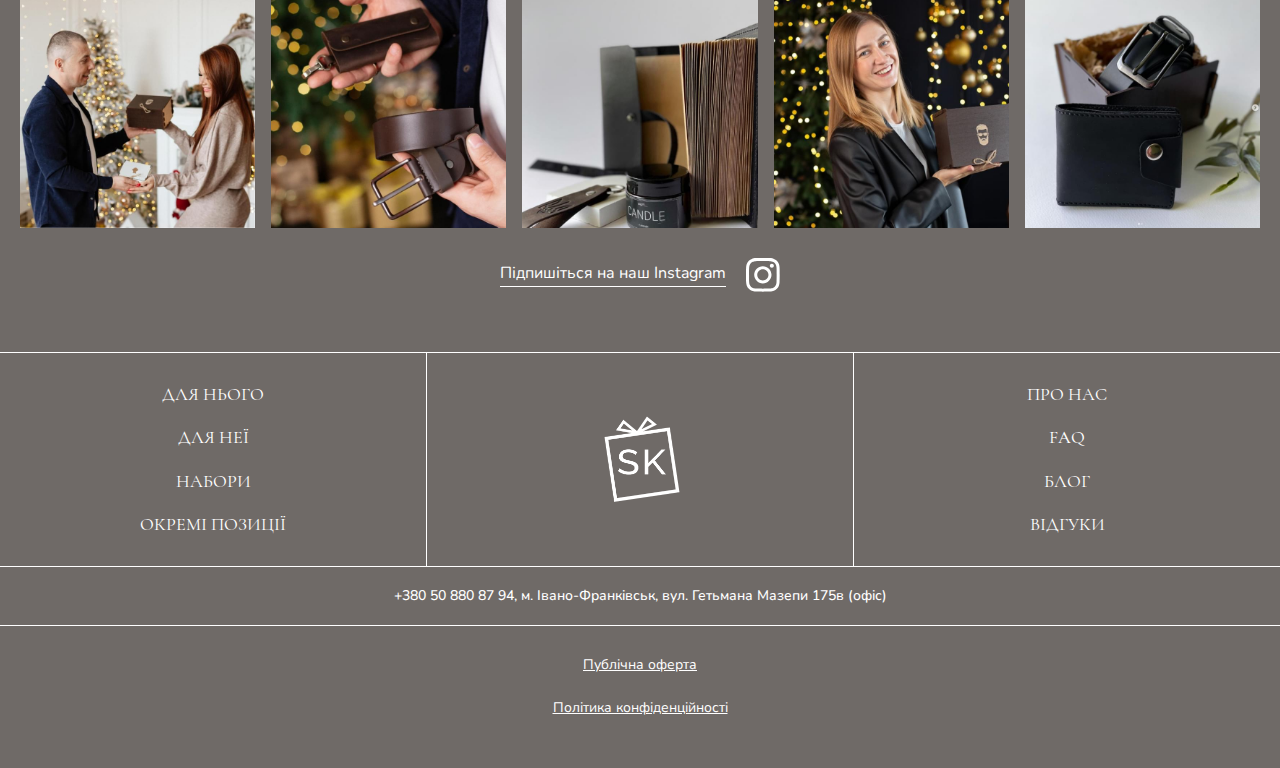
<file: faq.html>
<!DOCTYPE html>
<html lang="uk">

<head>
	<title>FaqPage</title>
	<meta charset="UTF-8">
	<meta name="format-detection" content="telephone=no">
	<!-- <style>body{opacity: 0;}</style> -->
	<link rel="stylesheet" href="css/style.min.css?_v=20240322173247">
	<link rel="shortcut icon" href="favicon.ico">
	<!-- <meta name="robots" content="noindex, nofollow"> -->
	<meta name="viewport" content="width=device-width, initial-scale=1.0">
</head>

<body>
	<div class="wrapper">
		<header class="header">
			<div class="header__inner">

				<div class="header__menu menu">
					<button type="button" class="menu__icon icon-menu"><span></span></button>
					<nav class="menu__navigation">
						<ul class="menu__list">
							<li><a href="">Каталог</a></li>
							<li><a href="">Про нас</a></li>
							<li><a href="">Блог</a></li>
							<li><a href="">FAQ</a></li>
							<li><a href="">Контакти</a></li>
						</ul>
					</nav>
				</div>

				<a href="/" class="header__logo logo">
					<img src="img/logo.png" alt="Logo">
				</a>

				<div class="header__action action">
					<form class="action__search">

						<div class="action__search-body">
							<div class="action__search-group">
								<input type="text" name="search" class="input">
								<button type="submit" class="action__search-button">
									<svg viewBox="0 0 24 24" fill="none" xmlns="http://www.w3.org/2000/svg">
										<path d="M23.7454 22.5169L16.6672 15.4424C18.0297 13.8065 18.8523 11.7081 18.8523 9.4213C18.8523 4.22245 14.6277 0 9.42617 0C4.22464 0 0 4.22245 0 9.4213C0 14.6201 4.22464 18.8426 9.42617 18.8426C11.7142 18.8426 13.8222 18.0204 15.4504 16.6586L22.5285 23.7331C23.3426 24.5468 24.5338 23.3134 23.7368 22.5255L23.7454 22.5169ZM1.71385 9.4213C1.71385 5.17315 5.17582 1.71296 9.42617 1.71296C13.6765 1.71296 17.1385 5.17315 17.1385 9.4213C17.1385 13.6694 13.6765 17.1296 9.42617 17.1296C5.17582 17.1296 1.71385 13.6694 1.71385 9.4213Z" fill="white" />
									</svg>
								</button>
							</div>
						</div>

						<div id="search-js" class="action__search-icon">
							<svg viewBox="0 0 24 24" fill="none" xmlns="http://www.w3.org/2000/svg">
								<path d="M23.7454 22.5169L16.6672 15.4424C18.0297 13.8065 18.8523 11.7081 18.8523 9.4213C18.8523 4.22245 14.6277 0 9.42617 0C4.22464 0 0 4.22245 0 9.4213C0 14.6201 4.22464 18.8426 9.42617 18.8426C11.7142 18.8426 13.8222 18.0204 15.4504 16.6586L22.5285 23.7331C23.3426 24.5468 24.5338 23.3134 23.7368 22.5255L23.7454 22.5169ZM1.71385 9.4213C1.71385 5.17315 5.17582 1.71296 9.42617 1.71296C13.6765 1.71296 17.1385 5.17315 17.1385 9.4213C17.1385 13.6694 13.6765 17.1296 9.42617 17.1296C5.17582 17.1296 1.71385 13.6694 1.71385 9.4213Z" fill="white" />
							</svg>
						</div>
					</form>
					<a href="" class="action__auth">
						<svg width="21" height="25" viewBox="0 0 21 25" fill="none" xmlns="http://www.w3.org/2000/svg">
							<path fill-rule="evenodd" clip-rule="evenodd" d="M10.9342 1.51319H10.5395C8.86811 1.51319 7.51317 2.86815 7.51317 4.53958V6.31554H6V4.53958C6 2.03244 8.03241 0 10.5395 0H10.9342C13.4413 0 15.4737 2.03244 15.4737 4.53958V6.31554H13.9605V4.53958C13.9605 2.86815 12.6056 1.51319 10.9342 1.51319ZM2.0786 7.82913H19.0523V22.6975H2.0786V7.82913ZM0.56543 24.2107V6.31596H20.5654V24.2107H0.56543Z" fill="white" />
						</svg>
					</a>
				</div>

			</div>
		</header>
		<main class="main-faq">
			<section class="section hero-faq">
				<h1 class="title hero-faq__title">Часто Задавані Питання <span>(FAQ)</span></h1>
			</section>
			<section class="section faq">
				<div class="faq__inner">

					<div class="faq__item">
						<h3 class="faq__question">Доставка</h3>
						<p class="faq__answer">
							Доставка здійснюється лише Новою поштою. Всі замовлення відправлятимуться в термін 1-2дні,якщо не буде дуже великої загруженості.
							Якщо замовлення зроблено до12:00 відправка буде в той же день!
							Ми стараємось зробити так, щоб ви вчасно отримали ваш подарунок
						</p>
					</div>
					<div class="faq__item">
						<h3 class="faq__question">Гравіювання</h3>
						<p class="faq__answer">Наносимо гравіювання на вироби. Час виконання 1-3дні</p>
					</div>
					<div class="faq__item">
						<h3 class="faq__question">Бонуси</h3>
						<p class="faq__answer">До кожного клієнта ми відносимось з вдячністю,що обрали саме наші боксики.  оберіть два набори та отримайте БЕЗКОШТОВНУ доставку пошти</p>
					</div>
					<div class="faq__item">
						<h3 class="faq__question">обмін/повернення</h3>
						<p class="faq__answer">
							Обмін може бути лише у випадку, якщо не підійшов розмір ременю. Можна обміняти на інший відтінок.  Вироби handmade поверенню не підлягають! Випадок, не сподобалось,або не те очікував поверненню також не підлягає. В кожен аксесуар вкладено неймовірну любов та працю,всі аксеуари виготовляємо руками. Від того у вас буде ексклюзивний боксик!
						</p>
					</div>

				</div>
			</section>
		</main>
		<footer class="footer">
			<div class="footer__inner">

				<div class="footer__block">
					<div class="footer__callback callback">
						<h2 class="title callback__title">У вас залишились питання?</h2>
						<p class="callback__text">Залиште ваші дані, ми зв’яжемося з вами найближчим часом</p>

						<form class="form callback__form form-callback">
							<fieldset class="form__fieldset">
								<div class="form__row">
									<input type="text" placeholder="Ваше ім’я" class="form__input">
								</div>
								<div class="form__row">
									<input type="text" placeholder="Ваше питання" class="form__input">
								</div>
								<div class="form__row">
									<input type="text" placeholder="Ваш номер телефона" class="form__input">
								</div>
							</fieldset>

							<p data-da=".callback, 768, last" class="callback__agree">Натиская кнопку, ви погоджуєтесь з обробкою персональних даних</p>

							<div class="form__row">
								<button type="submit" class="btn form__btn">Відправити</button>
							</div>
						</form>

					</div>
				</div>

				<div class="footer__block">
					<div class="footer__inst inst">
						<div class="inst__gallary">
							<div class="inst__gallary-item">
								<img src="img/inst-gallary/01.jpg" alt="Img">
							</div>
							<div class="inst__gallary-item">
								<img src="img/inst-gallary/02.jpg" alt="Img">
							</div>
							<div class="inst__gallary-item">
								<img src="img/inst-gallary/03.jpg" alt="Img">
							</div>
							<div class="inst__gallary-item">
								<img src="img/inst-gallary/04.jpg" alt="Img">
							</div>
							<div class="inst__gallary-item">
								<img src="img/inst-gallary/05.jpg" alt="Img">
							</div>
						</div>

						<a href="" class="inst__link">
							<span>Підпишіться на наш Instagram </span>

						</a>
					</div>
				</div>

				<div class="footer__block">
					<div class="footer__navigation navigation">
						<div class="navigation__group navigation__group-catagory">
							<ul class="navigation__category">
								<li><a href="">Для нього</a></li>
								<li><a href="">Для неї</a></li>
								<li><a href="">Набори</a></li>
								<li><a href="">Окремі позиції</a></li>
							</ul>
						</div>
						<div class="navigation__group navigation__group-logo">
							<a href="" class="logo"><img src="img/logo-sing.png" alt="Logo"></a>
						</div>
						<div class="navigation__group navigation__group-menu">
							<ul class="navigation__menu">
								<li><a href="">про нас</a></li>
								<li><a href="">FAQ</a></li>
								<li><a href="">Блог</a></li>
								<li><a href="">відгуки</a></li>
							</ul>
						</div>
					</div>
				</div>

				<div class="footer__block">
					<div class="footer__location location">
						<a href="">+380 50 880 87 94</a>, м. Івано-Франківськ, вул. Гетьмана Мазепи 175в (офіс)
					</div>
				</div>
				<div class="footer__block">
					<div class="footer__policy policy">
						<a href="" class="policy__link">Публічна оферта</a>
						<a href="" class="policy__link">Політика конфіденційності</a>
					</div>
				</div>

			</div>
		</footer>

	</div>
	<script src="js/app.min.js?_v=20240322173247"></script>
</body>

</html>
</file>
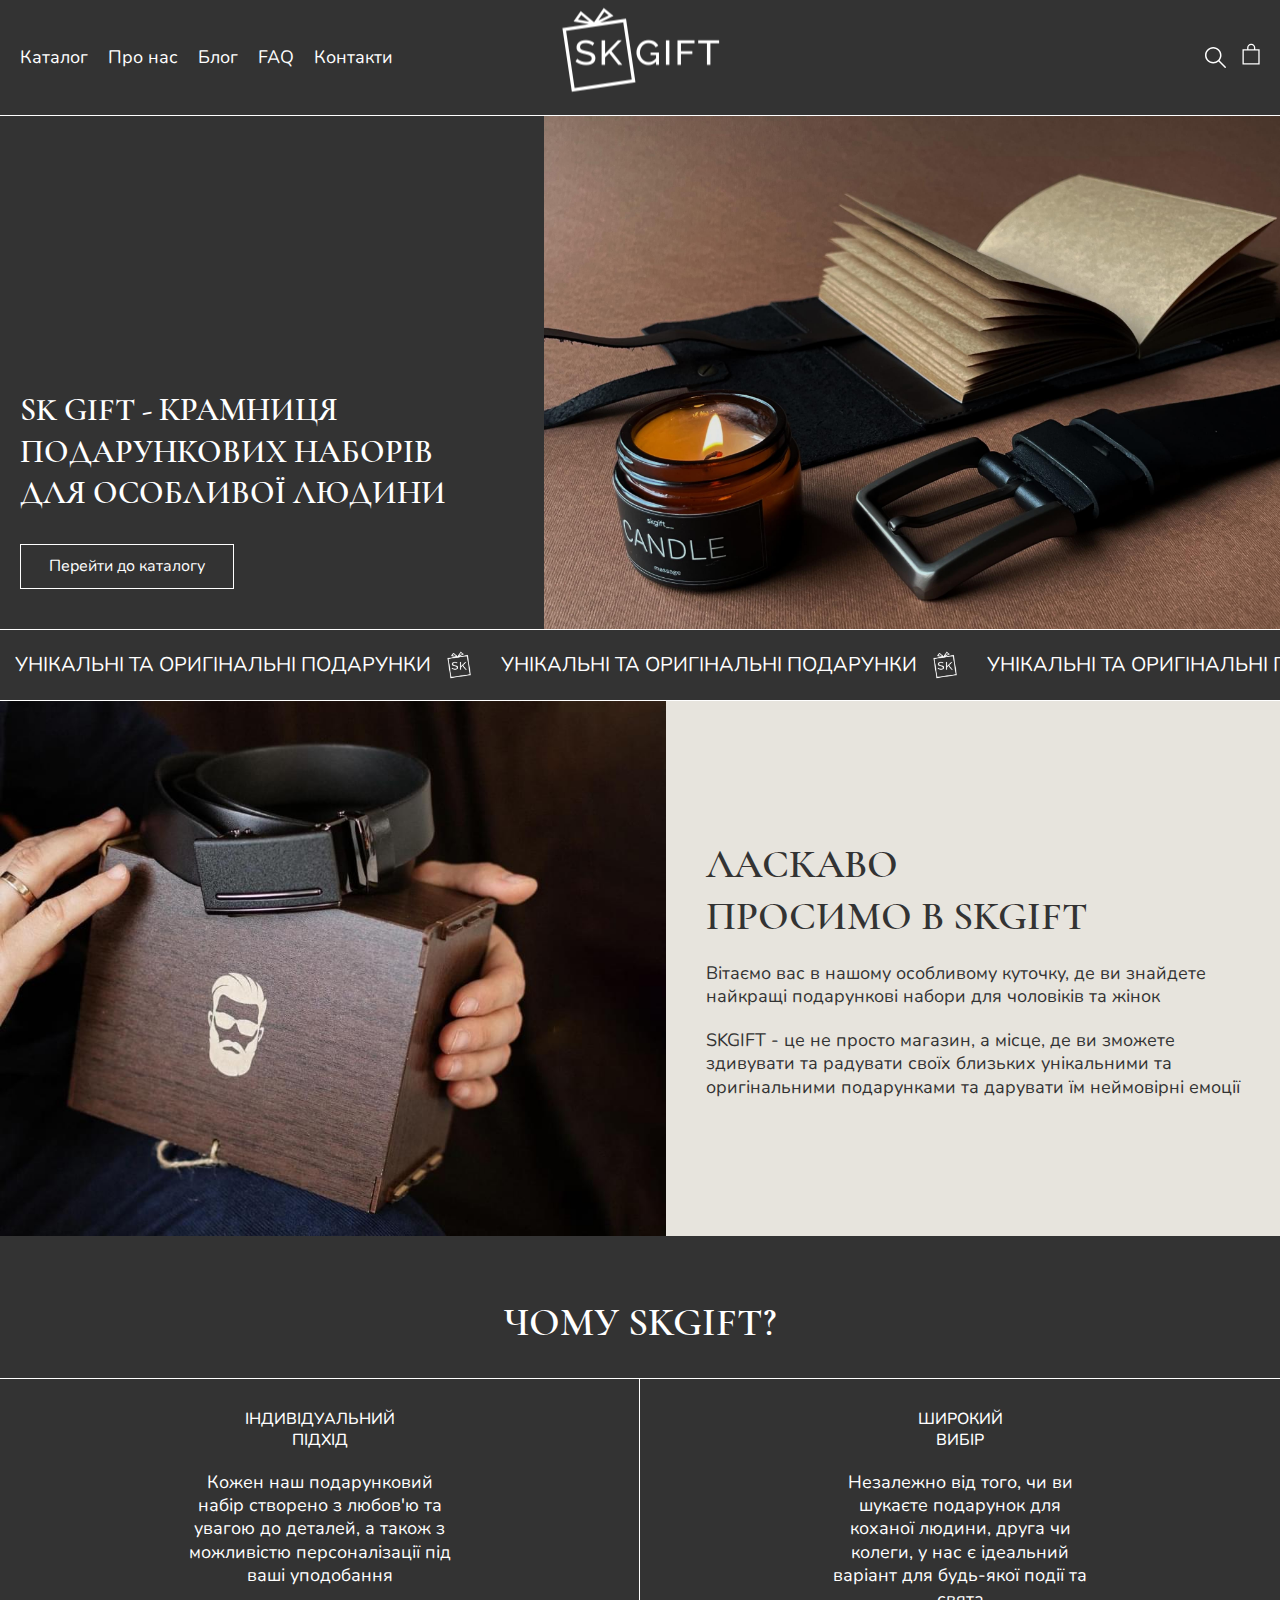
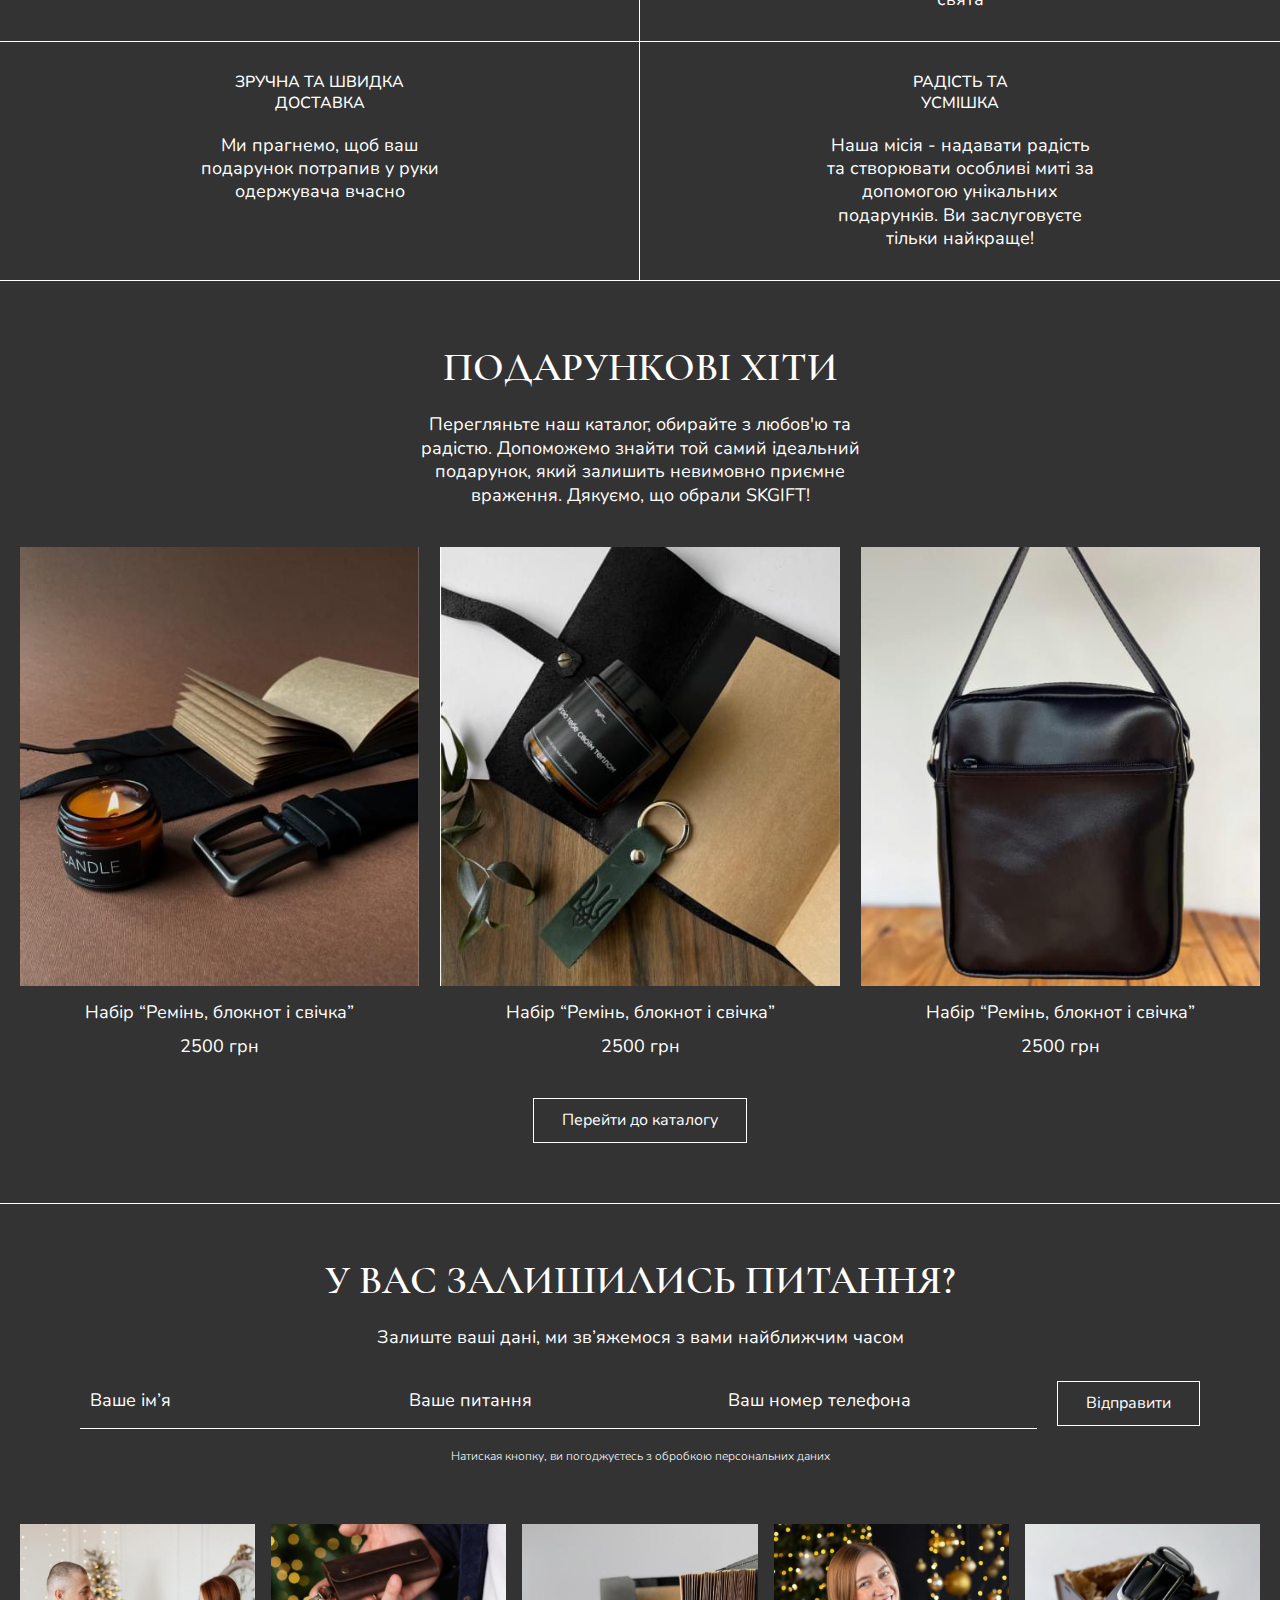
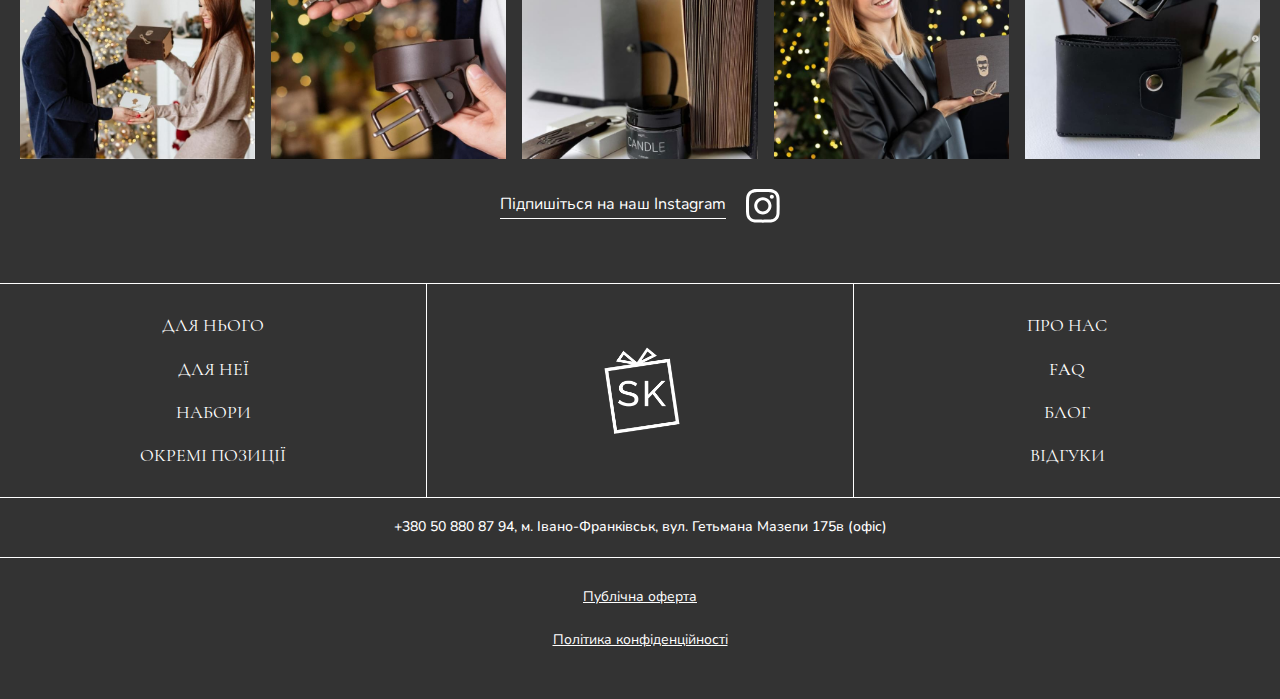
<file: home-bg.html>
<!DOCTYPE html>
<html lang="uk">

<head>
	<title>HomePage</title>
	<meta charset="UTF-8">
	<meta name="format-detection" content="telephone=no">
	<!-- <style>body{opacity: 0;}</style> -->
	<link rel="stylesheet" href="css/style.min.css?_v=20240322173247">
	<link rel="shortcut icon" href="favicon.ico">
	<!-- <meta name="robots" content="noindex, nofollow"> -->
	<meta name="viewport" content="width=device-width, initial-scale=1.0">

	<style>
		body{
			background-color: var(--color-dark) !important;
		}
	</style>
</head>

<body>
	<div class="wrapper">
		<header class="header">
			<div class="header__inner">

				<div class="header__menu menu">
					<button type="button" class="menu__icon icon-menu"><span></span></button>
					<nav class="menu__navigation">
						<ul class="menu__list">
							<li><a href="catalog.html">Каталог</a></li>
							<li><a href="about.html">Про нас</a></li>
							<li><a href="blog.html">Блог</a></li>
							<li><a href="faq.html">FAQ</a></li>
							<li><a href="#">Контакти</a></li>
						</ul>
					</nav>
				</div>

				<a href="/" class="header__logo logo">
					<img src="img/logo.png" alt="Logo">
				</a>

				<div class="header__action action">
					<form class="action__search">

						<div class="action__search-body">
							<div class="action__search-group">
								<input type="text" name="search" class="input">
								<button type="submit" class="action__search-button">
									<svg viewBox="0 0 24 24" fill="none" xmlns="http://www.w3.org/2000/svg">
										<path d="M23.7454 22.5169L16.6672 15.4424C18.0297 13.8065 18.8523 11.7081 18.8523 9.4213C18.8523 4.22245 14.6277 0 9.42617 0C4.22464 0 0 4.22245 0 9.4213C0 14.6201 4.22464 18.8426 9.42617 18.8426C11.7142 18.8426 13.8222 18.0204 15.4504 16.6586L22.5285 23.7331C23.3426 24.5468 24.5338 23.3134 23.7368 22.5255L23.7454 22.5169ZM1.71385 9.4213C1.71385 5.17315 5.17582 1.71296 9.42617 1.71296C13.6765 1.71296 17.1385 5.17315 17.1385 9.4213C17.1385 13.6694 13.6765 17.1296 9.42617 17.1296C5.17582 17.1296 1.71385 13.6694 1.71385 9.4213Z" fill="white" />
									</svg>
								</button>
							</div>
						</div>

						<div id="search-js" class="action__search-icon">
							<svg viewBox="0 0 24 24" fill="none" xmlns="http://www.w3.org/2000/svg">
								<path d="M23.7454 22.5169L16.6672 15.4424C18.0297 13.8065 18.8523 11.7081 18.8523 9.4213C18.8523 4.22245 14.6277 0 9.42617 0C4.22464 0 0 4.22245 0 9.4213C0 14.6201 4.22464 18.8426 9.42617 18.8426C11.7142 18.8426 13.8222 18.0204 15.4504 16.6586L22.5285 23.7331C23.3426 24.5468 24.5338 23.3134 23.7368 22.5255L23.7454 22.5169ZM1.71385 9.4213C1.71385 5.17315 5.17582 1.71296 9.42617 1.71296C13.6765 1.71296 17.1385 5.17315 17.1385 9.4213C17.1385 13.6694 13.6765 17.1296 9.42617 17.1296C5.17582 17.1296 1.71385 13.6694 1.71385 9.4213Z" fill="white" />
							</svg>
						</div>
					</form>
					<a href="" class="action__auth">
						<svg width="21" height="25" viewBox="0 0 21 25" fill="none" xmlns="http://www.w3.org/2000/svg">
							<path fill-rule="evenodd" clip-rule="evenodd" d="M10.9342 1.51319H10.5395C8.86811 1.51319 7.51317 2.86815 7.51317 4.53958V6.31554H6V4.53958C6 2.03244 8.03241 0 10.5395 0H10.9342C13.4413 0 15.4737 2.03244 15.4737 4.53958V6.31554H13.9605V4.53958C13.9605 2.86815 12.6056 1.51319 10.9342 1.51319ZM2.0786 7.82913H19.0523V22.6975H2.0786V7.82913ZM0.56543 24.2107V6.31596H20.5654V24.2107H0.56543Z" fill="white" />
						</svg>
					</a>
				</div>

			</div>
		</header>
		<main class="main-home">
			<section class="section hero">
				<div class="hero__inner">
					<div class="hero__img">
						<img src="img/home/hero-img.jpg" alt="Img">
					</div>
					<div class="hero__content">
						<h1 class="title hero__title">SK GIFT - крамниця подарункових наборів для особливої людини</h1>
						<a href="" class="btn hero__btn">Перейти до каталогу</a>
					</div>
				</div>
			</section>
			<div class="marquee">
				<div class="marquee__wrapper">
					<div class="marquee__item"><span>унікальні та оригінальні подарунки</span> <img src="img/logo-sing.png" alt=""></div>
					<div class="marquee__item"><span>унікальні та оригінальні подарунки</span> <img src="img/logo-sing.png" alt=""></div>
					<div class="marquee__item"><span>унікальні та оригінальні подарунки</span> <img src="img/logo-sing.png" alt=""></div>
					<div class="marquee__item"><span>унікальні та оригінальні подарунки</span> <img src="img/logo-sing.png" alt=""></div>
					<div class="marquee__item"><span>унікальні та оригінальні подарунки</span> <img src="img/logo-sing.png" alt=""></div>
				</div>
			</div>
			<section class="section about">
				<div class="about__inner">
					<div class="about__img">
						<img src="img/about/about-img.jpg" alt="img">
					</div>
					<div class="about__content">
						<h2 class="title about__title">Ласкаво просимо в SKGIFT </h2>
						<div class="about__text">
							<p>
								Вітаємо вас в нашому особливому куточку, де ви знайдете найкращі подарункові набори для чоловіків та жінок
							</p>
							<p>
								SKGIFT - це не просто магазин, а місце, де ви зможете здивувати та радувати своїх близьких унікальними та оригінальними подарунками та дарувати їм неймовірні емоції
							</p>
						</div>
					</div>
				</div>
			</section>
			<section class="section advantages">
				<h2 class="title advantages__title">Чому SKGIFT?</h2>

				<div class="advantages__list">
					<div class="advantages__item item-advantages">
						<h3 class="item-advantages__title">Індивідуальний <span>Підхід</span></h3>
						<p class="item-advantages__text">Кожен наш подарунковий набір створено з любов'ю та увагою до деталей, а також з можливістю персоналізації під ваші уподобання</p>
					</div>
					<div class="advantages__item item-advantages">
						<h3 class="item-advantages__title">Широкий <span>Вибір</span></h3>
						<p class="item-advantages__text">Незалежно від того, чи ви шукаєте подарунок для коханої людини, друга чи колеги, у нас є ідеальний варіант для будь-якої події та свята</p>
					</div>
					<div class="advantages__item item-advantages">
						<h3 class="item-advantages__title">Зручна та швидка <span>Доставка</span></h3>
						<p class="item-advantages__text">Ми прагнемо, щоб ваш подарунок потрапив у руки одержувача вчасно</p>
					</div>
					<div class="advantages__item item-advantages">
						<h3 class="item-advantages__title">Радість та <span>Усмішка</span></h3>
						<p class="item-advantages__text">Наша місія - надавати радість та створювати особливі миті за допомогою унікальних подарунків. Ви заслуговуєте тільки найкраще!</p>
					</div>
				</div>

			</section>
			<section class="section hits">
				<h2 class="title hits__title">Подарункові Хіти</h2>
				<p class="hits__text">Перегляньте наш каталог, обирайте з любов'ю та радістю. Допоможемо знайти той самий ідеальний подарунок, який залишить невимовно приємне враження. Дякуємо, що обрали SKGIFT!</p>

				<div class="hits__list">
					<a href="" class="card-product">
						<div class="card-product__img">
							<img src="img/hits/01.jpg" alt="Img">
						</div>
						<h3 class="card-product__title">Набір “Ремінь, блокнот і свічка”</h3>
						<span class="card-product__price">2500 грн</span>
					</a>
					<a href="" class="card-product">
						<div class="card-product__img">
							<img src="img/hits/02.jpg" alt="Img">
						</div>
						<h3 class="card-product__title">Набір “Ремінь, блокнот і свічка”</h3>
						<span class="card-product__price">2500 грн</span>
					</a>
					<a href="" class="card-product">
						<div class="card-product__img">
							<img src="img/hits/03.jpg" alt="Img">
						</div>
						<h3 class="card-product__title">Набір “Ремінь, блокнот і свічка”</h3>
						<span class="card-product__price">2500 грн</span>
					</a>
				</div>

				<a href="" class="btn hits__btn">Перейти до каталогу</a>
			</section>
		</main>
		<footer class="footer">
			<div class="footer__inner">

				<div class="footer__block">
					<div class="footer__callback callback">
						<h2 class="title callback__title">У вас залишились питання?</h2>
						<p class="callback__text">Залиште ваші дані, ми зв’яжемося з вами найближчим часом</p>

						<form class="form callback__form form-callback">
							<fieldset class="form__fieldset">
								<div class="form__row">
									<input type="text" placeholder="Ваше ім’я" class="form__input">
								</div>
								<div class="form__row">
									<input type="text" placeholder="Ваше питання" class="form__input">
								</div>
								<div class="form__row">
									<input type="text" placeholder="Ваш номер телефона" class="form__input">
								</div>
							</fieldset>

							<p data-da=".callback, 768, last" class="callback__agree">Натиская кнопку, ви погоджуєтесь з обробкою персональних даних</p>

							<div class="form__row">
								<button type="submit" class="btn form__btn">Відправити</button>
							</div>
						</form>

					</div>
				</div>

				<div class="footer__block">
					<div class="footer__inst inst">
						<div class="inst__gallary">
							<div class="inst__gallary-item">
								<img src="img/inst-gallary/01.jpg" alt="Img">
							</div>
							<div class="inst__gallary-item">
								<img src="img/inst-gallary/02.jpg" alt="Img">
							</div>
							<div class="inst__gallary-item">
								<img src="img/inst-gallary/03.jpg" alt="Img">
							</div>
							<div class="inst__gallary-item">
								<img src="img/inst-gallary/04.jpg" alt="Img">
							</div>
							<div class="inst__gallary-item">
								<img src="img/inst-gallary/05.jpg" alt="Img">
							</div>
						</div>

						<a href="" class="inst__link">
							<span>Підпишіться на наш Instagram </span>

						</a>
					</div>
				</div>

				<div class="footer__block">
					<div class="footer__navigation navigation">
						<div class="navigation__group navigation__group-catagory">
							<ul class="navigation__category">
								<li><a href="">Для нього</a></li>
								<li><a href="">Для неї</a></li>
								<li><a href="">Набори</a></li>
								<li><a href="">Окремі позиції</a></li>
							</ul>
						</div>
						<div class="navigation__group navigation__group-logo">
							<a href="" class="logo"><img src="img/logo-sing.png" alt="Logo"></a>
						</div>
						<div class="navigation__group navigation__group-menu">
							<ul class="navigation__menu">
								<li><a href="">про нас</a></li>
								<li><a href="">FAQ</a></li>
								<li><a href="">Блог</a></li>
								<li><a href="">відгуки</a></li>
							</ul>
						</div>
					</div>
				</div>

				<div class="footer__block">
					<div class="footer__location location">
						<a href="">+380 50 880 87 94</a>, м. Івано-Франківськ, вул. Гетьмана Мазепи 175в (офіс)
					</div>
				</div>
				<div class="footer__block">
					<div class="footer__policy policy">
						<a href="" class="policy__link">Публічна оферта</a>
						<a href="" class="policy__link">Політика конфіденційності</a>
					</div>
				</div>

			</div>
		</footer>

	</div>
	<script src="js/app.min.js?_v=20240322173247"></script>
</body>

</html>
</file>
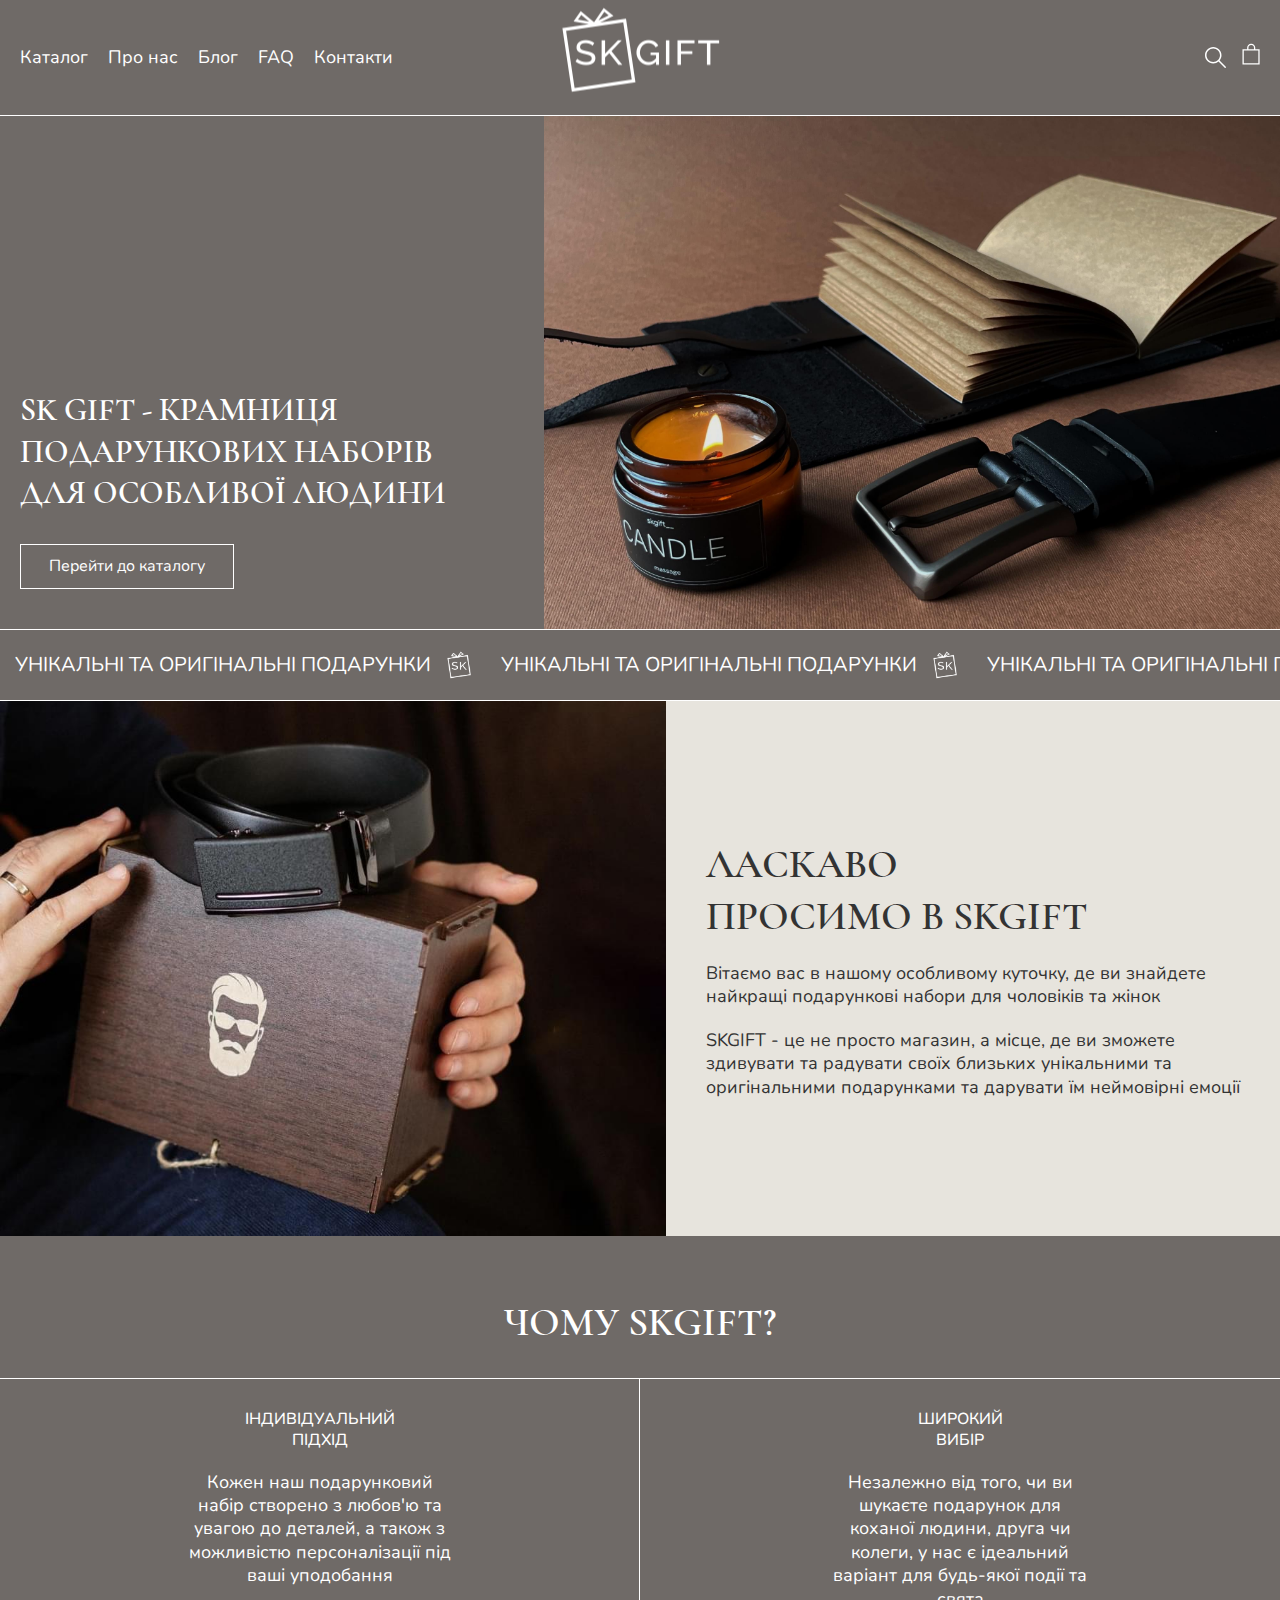
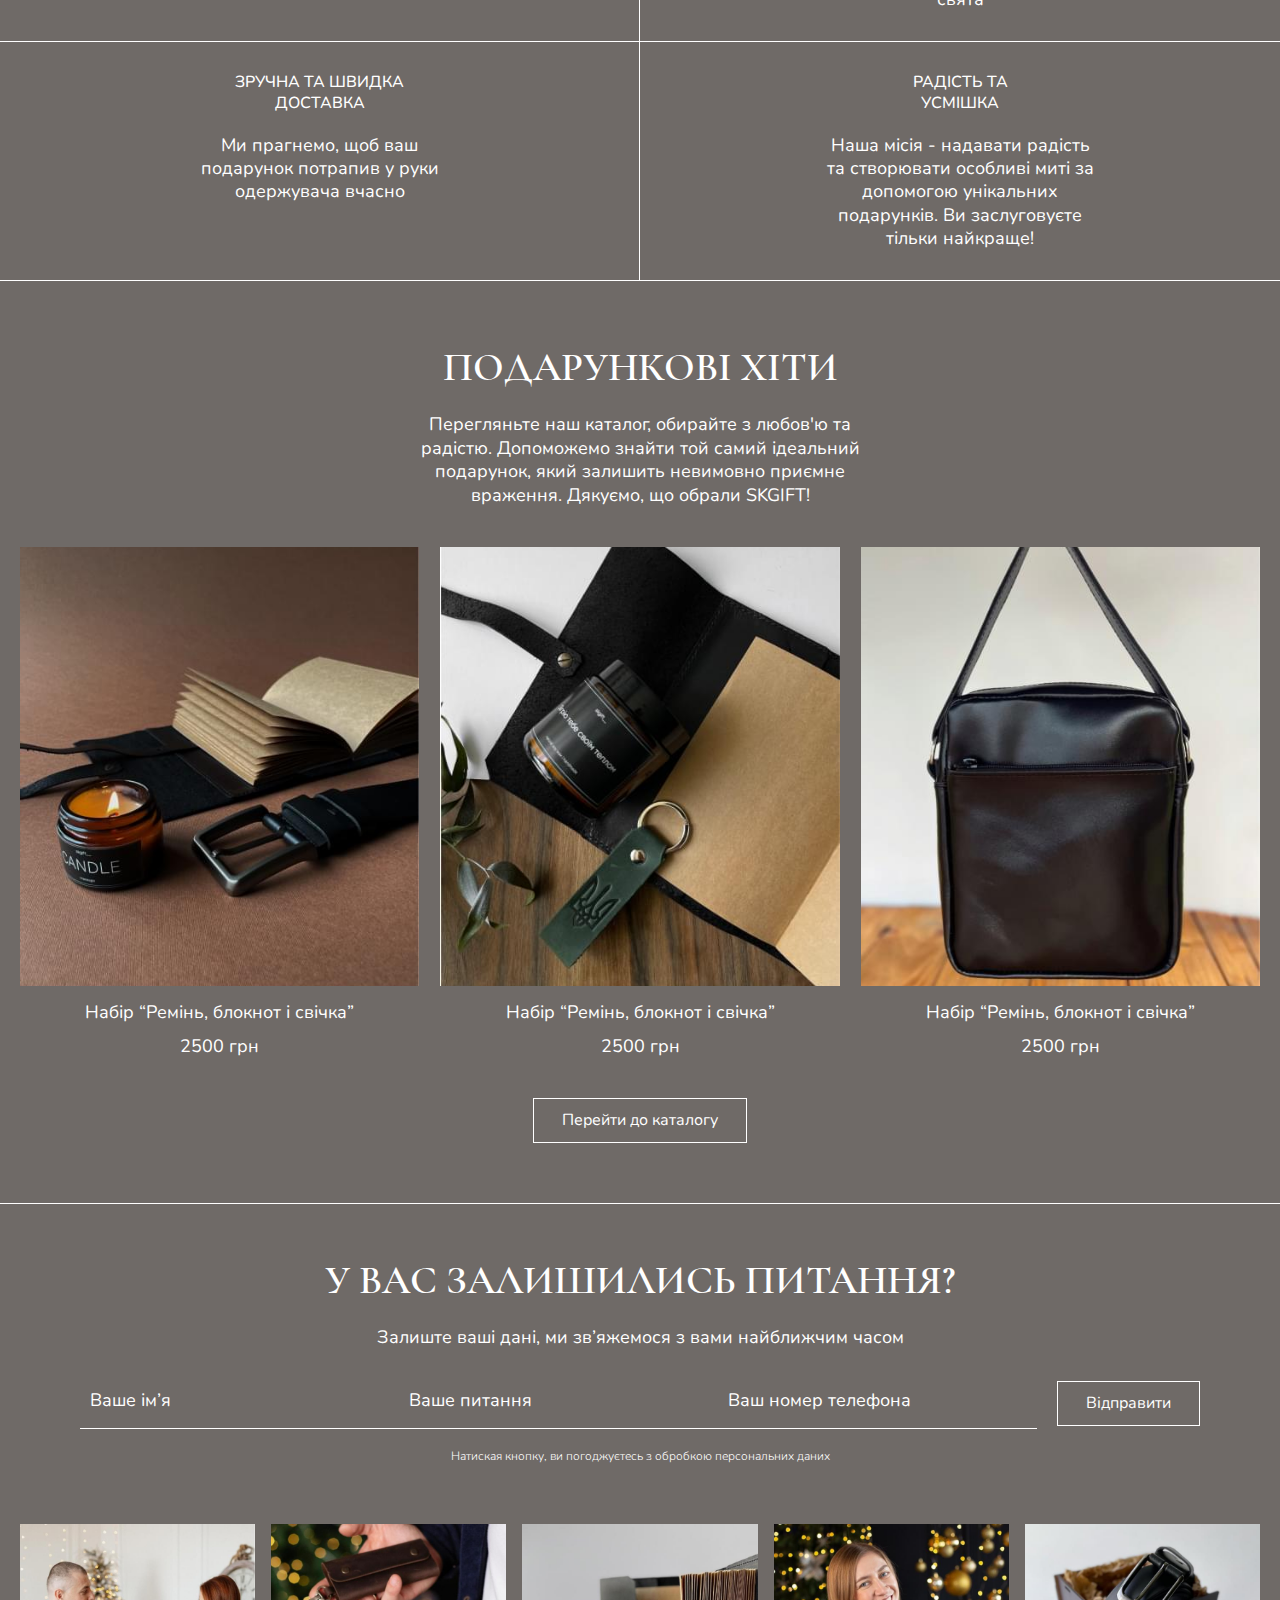
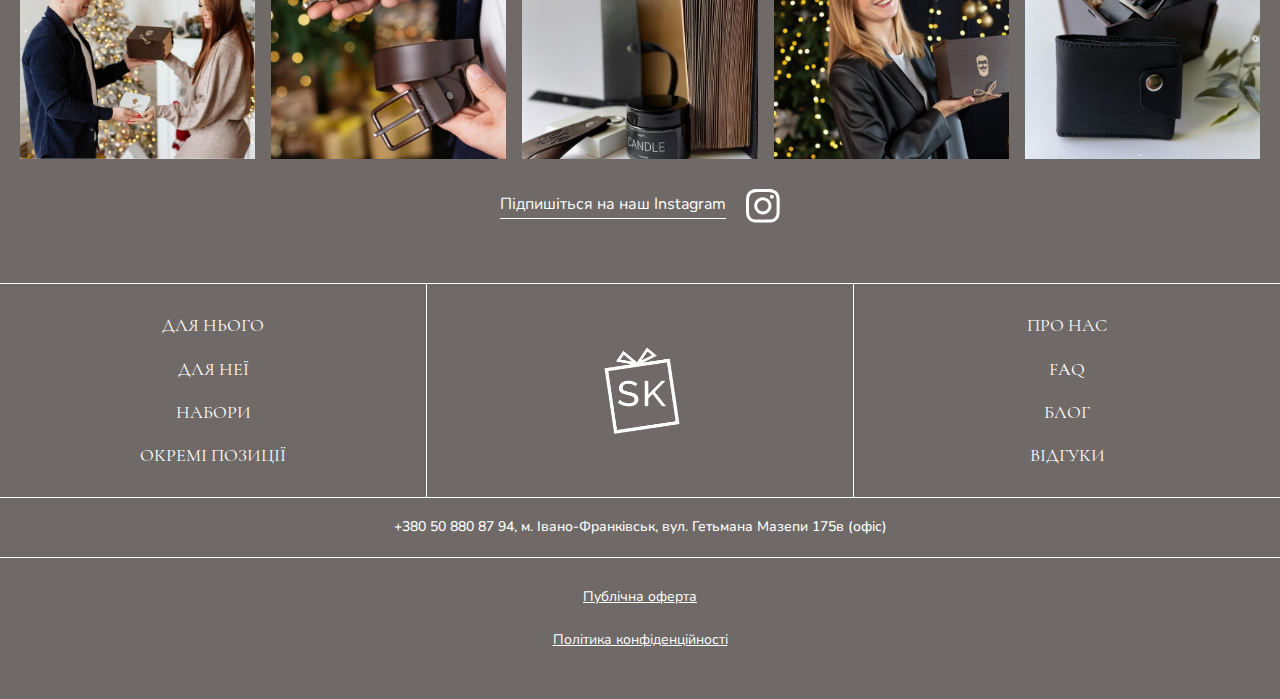
<file: home.html>
<!DOCTYPE html>
<html lang="uk">

<head>
	<title>HomePage</title>
	<meta charset="UTF-8">
	<meta name="format-detection" content="telephone=no">
	<!-- <style>body{opacity: 0;}</style> -->
	<link rel="stylesheet" href="css/style.min.css?_v=20240322173247">
	<link rel="shortcut icon" href="favicon.ico">
	<!-- <meta name="robots" content="noindex, nofollow"> -->
	<meta name="viewport" content="width=device-width, initial-scale=1.0">
</head>

<body>
	<div class="wrapper">
		<header class="header">
			<div class="header__inner">

				<div class="header__menu menu">
					<button type="button" class="menu__icon icon-menu"><span></span></button>
					<nav class="menu__navigation">
						<ul class="menu__list">
							<li><a href="catalog.html">Каталог</a></li>
							<li><a href="about.html">Про нас</a></li>
							<li><a href="blog.html">Блог</a></li>
							<li><a href="faq.html">FAQ</a></li>
							<li><a href="#">Контакти</a></li>
						</ul>
					</nav>
				</div>

				<a href="/" class="header__logo logo">
					<img src="img/logo.png" alt="Logo">
				</a>

				<div class="header__action action">
					<form class="action__search">

						<div class="action__search-body">
							<div class="action__search-group">
								<input type="text" name="search" class="input">
								<button type="submit" class="action__search-button">
									<svg viewBox="0 0 24 24" fill="none" xmlns="http://www.w3.org/2000/svg">
										<path d="M23.7454 22.5169L16.6672 15.4424C18.0297 13.8065 18.8523 11.7081 18.8523 9.4213C18.8523 4.22245 14.6277 0 9.42617 0C4.22464 0 0 4.22245 0 9.4213C0 14.6201 4.22464 18.8426 9.42617 18.8426C11.7142 18.8426 13.8222 18.0204 15.4504 16.6586L22.5285 23.7331C23.3426 24.5468 24.5338 23.3134 23.7368 22.5255L23.7454 22.5169ZM1.71385 9.4213C1.71385 5.17315 5.17582 1.71296 9.42617 1.71296C13.6765 1.71296 17.1385 5.17315 17.1385 9.4213C17.1385 13.6694 13.6765 17.1296 9.42617 17.1296C5.17582 17.1296 1.71385 13.6694 1.71385 9.4213Z" fill="white" />
									</svg>
								</button>
							</div>
						</div>

						<div id="search-js" class="action__search-icon">
							<svg viewBox="0 0 24 24" fill="none" xmlns="http://www.w3.org/2000/svg">
								<path d="M23.7454 22.5169L16.6672 15.4424C18.0297 13.8065 18.8523 11.7081 18.8523 9.4213C18.8523 4.22245 14.6277 0 9.42617 0C4.22464 0 0 4.22245 0 9.4213C0 14.6201 4.22464 18.8426 9.42617 18.8426C11.7142 18.8426 13.8222 18.0204 15.4504 16.6586L22.5285 23.7331C23.3426 24.5468 24.5338 23.3134 23.7368 22.5255L23.7454 22.5169ZM1.71385 9.4213C1.71385 5.17315 5.17582 1.71296 9.42617 1.71296C13.6765 1.71296 17.1385 5.17315 17.1385 9.4213C17.1385 13.6694 13.6765 17.1296 9.42617 17.1296C5.17582 17.1296 1.71385 13.6694 1.71385 9.4213Z" fill="white" />
							</svg>
						</div>
					</form>
					<a href="" class="action__auth">
						<svg width="21" height="25" viewBox="0 0 21 25" fill="none" xmlns="http://www.w3.org/2000/svg">
							<path fill-rule="evenodd" clip-rule="evenodd" d="M10.9342 1.51319H10.5395C8.86811 1.51319 7.51317 2.86815 7.51317 4.53958V6.31554H6V4.53958C6 2.03244 8.03241 0 10.5395 0H10.9342C13.4413 0 15.4737 2.03244 15.4737 4.53958V6.31554H13.9605V4.53958C13.9605 2.86815 12.6056 1.51319 10.9342 1.51319ZM2.0786 7.82913H19.0523V22.6975H2.0786V7.82913ZM0.56543 24.2107V6.31596H20.5654V24.2107H0.56543Z" fill="white" />
						</svg>
					</a>
				</div>

			</div>
		</header>
		<main class="main-home">
			<section class="section hero">
				<div class="hero__inner">
					<div class="hero__img">
						<img src="img/home/hero-img.jpg" alt="Img">
					</div>
					<div class="hero__content">
						<h1 class="title hero__title">SK GIFT - крамниця подарункових наборів для особливої людини</h1>
						<a href="" class="btn hero__btn">Перейти до каталогу</a>
					</div>
				</div>
			</section>
			<div class="marquee">
				<div class="marquee__wrapper">
					<div class="marquee__item"><span>унікальні та оригінальні подарунки</span> <img src="img/logo-sing.png" alt=""></div>
					<div class="marquee__item"><span>унікальні та оригінальні подарунки</span> <img src="img/logo-sing.png" alt=""></div>
					<div class="marquee__item"><span>унікальні та оригінальні подарунки</span> <img src="img/logo-sing.png" alt=""></div>
					<div class="marquee__item"><span>унікальні та оригінальні подарунки</span> <img src="img/logo-sing.png" alt=""></div>
					<div class="marquee__item"><span>унікальні та оригінальні подарунки</span> <img src="img/logo-sing.png" alt=""></div>
				</div>
			</div>
			<section class="section about">
				<div class="about__inner">
					<div class="about__img">
						<img src="img/about/about-img.jpg" alt="img">
					</div>
					<div class="about__content">
						<h2 class="title about__title">Ласкаво просимо в SKGIFT </h2>
						<div class="about__text">
							<p>
								Вітаємо вас в нашому особливому куточку, де ви знайдете найкращі подарункові набори для чоловіків та жінок
							</p>
							<p>
								SKGIFT - це не просто магазин, а місце, де ви зможете здивувати та радувати своїх близьких унікальними та оригінальними подарунками та дарувати їм неймовірні емоції
							</p>
						</div>
					</div>
				</div>
			</section>
			<section class="section advantages">
				<h2 class="title advantages__title">Чому SKGIFT?</h2>

				<div class="advantages__list">
					<div class="advantages__item item-advantages">
						<h3 class="item-advantages__title">Індивідуальний <span>Підхід</span></h3>
						<p class="item-advantages__text">Кожен наш подарунковий набір створено з любов'ю та увагою до деталей, а також з можливістю персоналізації під ваші уподобання</p>
					</div>
					<div class="advantages__item item-advantages">
						<h3 class="item-advantages__title">Широкий <span>Вибір</span></h3>
						<p class="item-advantages__text">Незалежно від того, чи ви шукаєте подарунок для коханої людини, друга чи колеги, у нас є ідеальний варіант для будь-якої події та свята</p>
					</div>
					<div class="advantages__item item-advantages">
						<h3 class="item-advantages__title">Зручна та швидка <span>Доставка</span></h3>
						<p class="item-advantages__text">Ми прагнемо, щоб ваш подарунок потрапив у руки одержувача вчасно</p>
					</div>
					<div class="advantages__item item-advantages">
						<h3 class="item-advantages__title">Радість та <span>Усмішка</span></h3>
						<p class="item-advantages__text">Наша місія - надавати радість та створювати особливі миті за допомогою унікальних подарунків. Ви заслуговуєте тільки найкраще!</p>
					</div>
				</div>

			</section>
			<section class="section hits">
				<h2 class="title hits__title">Подарункові Хіти</h2>
				<p class="hits__text">Перегляньте наш каталог, обирайте з любов'ю та радістю. Допоможемо знайти той самий ідеальний подарунок, який залишить невимовно приємне враження. Дякуємо, що обрали SKGIFT!</p>

				<div class="hits__list">
					<a href="" class="card-product">
						<div class="card-product__img">
							<img src="img/hits/01.jpg" alt="Img">
						</div>
						<h3 class="card-product__title">Набір “Ремінь, блокнот і свічка”</h3>
						<span class="card-product__price">2500 грн</span>
					</a>
					<a href="" class="card-product">
						<div class="card-product__img">
							<img src="img/hits/02.jpg" alt="Img">
						</div>
						<h3 class="card-product__title">Набір “Ремінь, блокнот і свічка”</h3>
						<span class="card-product__price">2500 грн</span>
					</a>
					<a href="" class="card-product">
						<div class="card-product__img">
							<img src="img/hits/03.jpg" alt="Img">
						</div>
						<h3 class="card-product__title">Набір “Ремінь, блокнот і свічка”</h3>
						<span class="card-product__price">2500 грн</span>
					</a>
				</div>

				<a href="" class="btn hits__btn">Перейти до каталогу</a>
			</section>
		</main>
		<footer class="footer">
			<div class="footer__inner">

				<div class="footer__block">
					<div class="footer__callback callback">
						<h2 class="title callback__title">У вас залишились питання?</h2>
						<p class="callback__text">Залиште ваші дані, ми зв’яжемося з вами найближчим часом</p>

						<form class="form callback__form form-callback">
							<fieldset class="form__fieldset">
								<div class="form__row">
									<input type="text" placeholder="Ваше ім’я" class="form__input">
								</div>
								<div class="form__row">
									<input type="text" placeholder="Ваше питання" class="form__input">
								</div>
								<div class="form__row">
									<input type="text" placeholder="Ваш номер телефона" class="form__input">
								</div>
							</fieldset>

							<p data-da=".callback, 768, last" class="callback__agree">Натиская кнопку, ви погоджуєтесь з обробкою персональних даних</p>

							<div class="form__row">
								<button type="submit" class="btn form__btn">Відправити</button>
							</div>
						</form>

					</div>
				</div>

				<div class="footer__block">
					<div class="footer__inst inst">
						<div class="inst__gallary">
							<div class="inst__gallary-item">
								<img src="img/inst-gallary/01.jpg" alt="Img">
							</div>
							<div class="inst__gallary-item">
								<img src="img/inst-gallary/02.jpg" alt="Img">
							</div>
							<div class="inst__gallary-item">
								<img src="img/inst-gallary/03.jpg" alt="Img">
							</div>
							<div class="inst__gallary-item">
								<img src="img/inst-gallary/04.jpg" alt="Img">
							</div>
							<div class="inst__gallary-item">
								<img src="img/inst-gallary/05.jpg" alt="Img">
							</div>
						</div>

						<a href="" class="inst__link">
							<span>Підпишіться на наш Instagram </span>

						</a>
					</div>
				</div>

				<div class="footer__block">
					<div class="footer__navigation navigation">
						<div class="navigation__group navigation__group-catagory">
							<ul class="navigation__category">
								<li><a href="">Для нього</a></li>
								<li><a href="">Для неї</a></li>
								<li><a href="">Набори</a></li>
								<li><a href="">Окремі позиції</a></li>
							</ul>
						</div>
						<div class="navigation__group navigation__group-logo">
							<a href="" class="logo"><img src="img/logo-sing.png" alt="Logo"></a>
						</div>
						<div class="navigation__group navigation__group-menu">
							<ul class="navigation__menu">
								<li><a href="">про нас</a></li>
								<li><a href="">FAQ</a></li>
								<li><a href="">Блог</a></li>
								<li><a href="">відгуки</a></li>
							</ul>
						</div>
					</div>
				</div>

				<div class="footer__block">
					<div class="footer__location location">
						<a href="">+380 50 880 87 94</a>, м. Івано-Франківськ, вул. Гетьмана Мазепи 175в (офіс)
					</div>
				</div>
				<div class="footer__block">
					<div class="footer__policy policy">
						<a href="" class="policy__link">Публічна оферта</a>
						<a href="" class="policy__link">Політика конфіденційності</a>
					</div>
				</div>

			</div>
		</footer>

	</div>
	<script src="js/app.min.js?_v=20240322173247"></script>
</body>

</html>
</file>
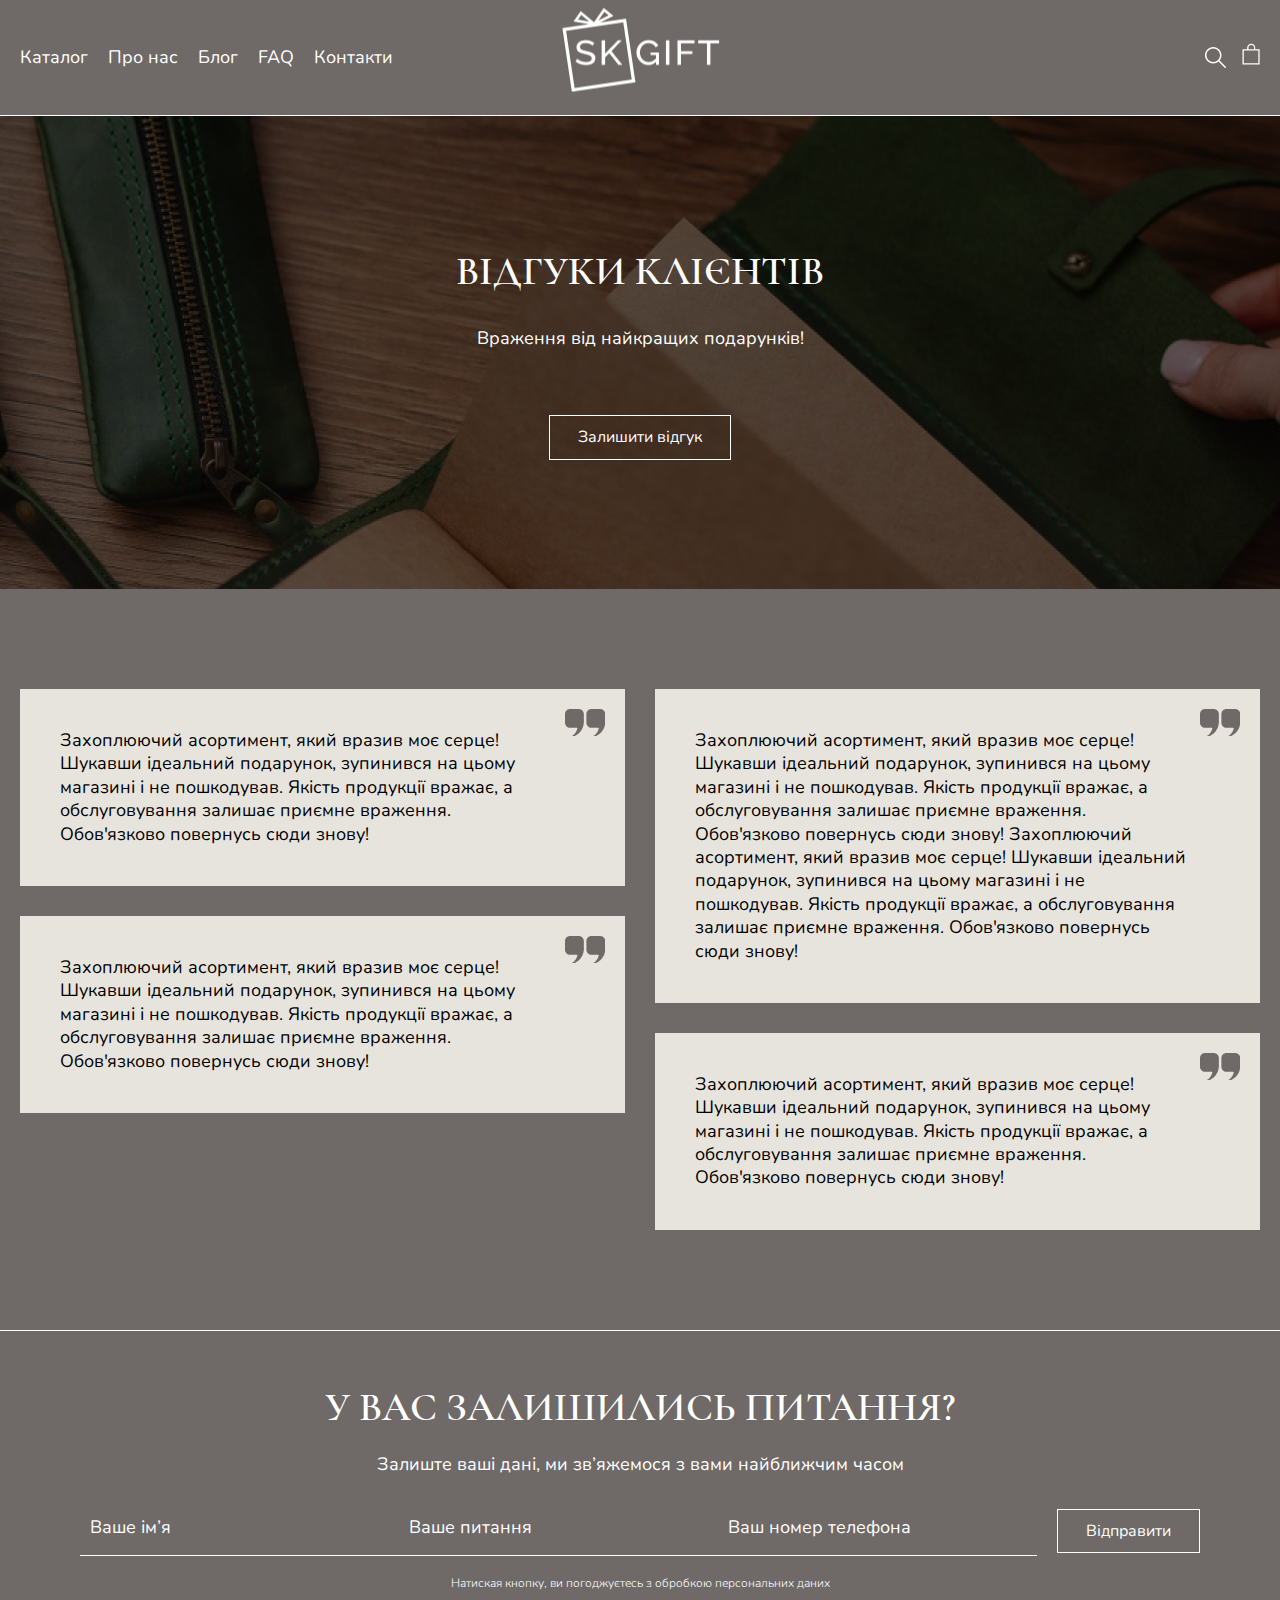
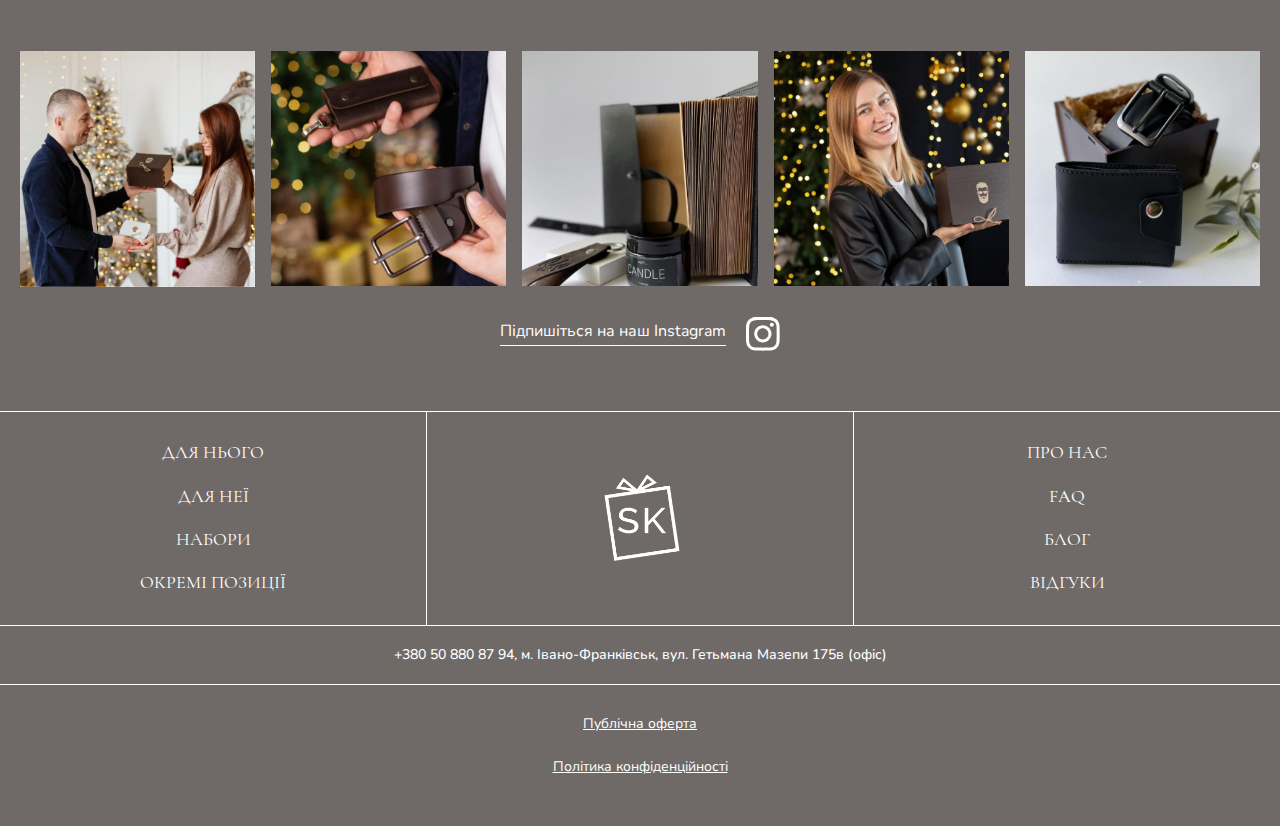
<file: reviews.html>
<!DOCTYPE html>
<html lang="uk">

<head>
	<title>ReviewsPage</title>
	<meta charset="UTF-8">
	<meta name="format-detection" content="telephone=no">
	<!-- <style>body{opacity: 0;}</style> -->
	<link rel="stylesheet" href="css/style.min.css?_v=20240322173247">
	<link rel="shortcut icon" href="favicon.ico">
	<!-- <meta name="robots" content="noindex, nofollow"> -->
	<meta name="viewport" content="width=device-width, initial-scale=1.0">
</head>

<body>
	<div class="wrapper">
		<header class="header">
			<div class="header__inner">

				<div class="header__menu menu">
					<button type="button" class="menu__icon icon-menu"><span></span></button>
					<nav class="menu__navigation">
						<ul class="menu__list">
							<li><a href="">Каталог</a></li>
							<li><a href="">Про нас</a></li>
							<li><a href="">Блог</a></li>
							<li><a href="">FAQ</a></li>
							<li><a href="">Контакти</a></li>
						</ul>
					</nav>
				</div>

				<a href="/" class="header__logo logo">
					<img src="img/logo.png" alt="Logo">
				</a>

				<div class="header__action action">
					<form class="action__search">

						<div class="action__search-body">
							<div class="action__search-group">
								<input type="text" name="search" class="input">
								<button type="submit" class="action__search-button">
									<svg viewBox="0 0 24 24" fill="none" xmlns="http://www.w3.org/2000/svg">
										<path d="M23.7454 22.5169L16.6672 15.4424C18.0297 13.8065 18.8523 11.7081 18.8523 9.4213C18.8523 4.22245 14.6277 0 9.42617 0C4.22464 0 0 4.22245 0 9.4213C0 14.6201 4.22464 18.8426 9.42617 18.8426C11.7142 18.8426 13.8222 18.0204 15.4504 16.6586L22.5285 23.7331C23.3426 24.5468 24.5338 23.3134 23.7368 22.5255L23.7454 22.5169ZM1.71385 9.4213C1.71385 5.17315 5.17582 1.71296 9.42617 1.71296C13.6765 1.71296 17.1385 5.17315 17.1385 9.4213C17.1385 13.6694 13.6765 17.1296 9.42617 17.1296C5.17582 17.1296 1.71385 13.6694 1.71385 9.4213Z" fill="white" />
									</svg>
								</button>
							</div>
						</div>

						<div id="search-js" class="action__search-icon">
							<svg viewBox="0 0 24 24" fill="none" xmlns="http://www.w3.org/2000/svg">
								<path d="M23.7454 22.5169L16.6672 15.4424C18.0297 13.8065 18.8523 11.7081 18.8523 9.4213C18.8523 4.22245 14.6277 0 9.42617 0C4.22464 0 0 4.22245 0 9.4213C0 14.6201 4.22464 18.8426 9.42617 18.8426C11.7142 18.8426 13.8222 18.0204 15.4504 16.6586L22.5285 23.7331C23.3426 24.5468 24.5338 23.3134 23.7368 22.5255L23.7454 22.5169ZM1.71385 9.4213C1.71385 5.17315 5.17582 1.71296 9.42617 1.71296C13.6765 1.71296 17.1385 5.17315 17.1385 9.4213C17.1385 13.6694 13.6765 17.1296 9.42617 17.1296C5.17582 17.1296 1.71385 13.6694 1.71385 9.4213Z" fill="white" />
							</svg>
						</div>
					</form>
					<a href="" class="action__auth">
						<svg width="21" height="25" viewBox="0 0 21 25" fill="none" xmlns="http://www.w3.org/2000/svg">
							<path fill-rule="evenodd" clip-rule="evenodd" d="M10.9342 1.51319H10.5395C8.86811 1.51319 7.51317 2.86815 7.51317 4.53958V6.31554H6V4.53958C6 2.03244 8.03241 0 10.5395 0H10.9342C13.4413 0 15.4737 2.03244 15.4737 4.53958V6.31554H13.9605V4.53958C13.9605 2.86815 12.6056 1.51319 10.9342 1.51319ZM2.0786 7.82913H19.0523V22.6975H2.0786V7.82913ZM0.56543 24.2107V6.31596H20.5654V24.2107H0.56543Z" fill="white" />
						</svg>
					</a>
				</div>

			</div>
		</header>
		<main class="main-reviews">
			<section class="section hero-reviews">
				<div class="hero-reviews__heading">
					<h1 class="title hero-reviews__title">Відгуки Клієнтів</h1>
					<p>Враження від найкращих подарунків!</p>
				</div>
				<a href="" class="btn">Залишити відгук</a>
			</section>
			<section class="section reviews">
				<div class="reviews__inner">

					<div class="reviews__items">
						<div class="reviews__item">
							<p>
								Захоплюючий асортимент, який вразив моє серце! Шукавши ідеальний подарунок, зупинився на цьому магазині і не пошкодував. Якість продукції вражає, а обслуговування залишає приємне враження. Обов'язково повернусь сюди знову!
							</p>
						</div>
						<div class="reviews__item">
							<p>
								Захоплюючий асортимент, який вразив моє серце! Шукавши ідеальний подарунок, зупинився на цьому магазині і не пошкодував. Якість продукції вражає, а обслуговування залишає приємне враження. Обов'язково повернусь сюди знову!
							</p>
						</div>
						<div class="reviews__item">
							<p>
								Захоплюючий асортимент, який вразив моє серце! Шукавши ідеальний подарунок, зупинився на цьому магазині і не пошкодував. Якість продукції вражає, а обслуговування залишає приємне враження. Обов'язково повернусь сюди знову!
								Захоплюючий асортимент, який вразив моє серце! Шукавши ідеальний подарунок, зупинився на цьому магазині і не пошкодував. Якість продукції вражає, а обслуговування залишає приємне враження. Обов'язково повернусь сюди знову!
							</p>
						</div>
						<div class="reviews__item">
							<p>
								Захоплюючий асортимент, який вразив моє серце! Шукавши ідеальний подарунок, зупинився на цьому магазині і не пошкодував. Якість продукції вражає, а обслуговування залишає приємне враження. Обов'язково повернусь сюди знову!
							</p>
						</div>
					</div>

				</div>
			</section>
		</main>
		<footer class="footer">
			<div class="footer__inner">

				<div class="footer__block">
					<div class="footer__callback callback">
						<h2 class="title callback__title">У вас залишились питання?</h2>
						<p class="callback__text">Залиште ваші дані, ми зв’яжемося з вами найближчим часом</p>

						<form class="form callback__form form-callback">
							<fieldset class="form__fieldset">
								<div class="form__row">
									<input type="text" placeholder="Ваше ім’я" class="form__input">
								</div>
								<div class="form__row">
									<input type="text" placeholder="Ваше питання" class="form__input">
								</div>
								<div class="form__row">
									<input type="text" placeholder="Ваш номер телефона" class="form__input">
								</div>
							</fieldset>

							<p data-da=".callback, 768, last" class="callback__agree">Натиская кнопку, ви погоджуєтесь з обробкою персональних даних</p>

							<div class="form__row">
								<button type="submit" class="btn form__btn">Відправити</button>
							</div>
						</form>

					</div>
				</div>

				<div class="footer__block">
					<div class="footer__inst inst">
						<div class="inst__gallary">
							<div class="inst__gallary-item">
								<img src="img/inst-gallary/01.jpg" alt="Img">
							</div>
							<div class="inst__gallary-item">
								<img src="img/inst-gallary/02.jpg" alt="Img">
							</div>
							<div class="inst__gallary-item">
								<img src="img/inst-gallary/03.jpg" alt="Img">
							</div>
							<div class="inst__gallary-item">
								<img src="img/inst-gallary/04.jpg" alt="Img">
							</div>
							<div class="inst__gallary-item">
								<img src="img/inst-gallary/05.jpg" alt="Img">
							</div>
						</div>

						<a href="" class="inst__link">
							<span>Підпишіться на наш Instagram </span>

						</a>
					</div>
				</div>

				<div class="footer__block">
					<div class="footer__navigation navigation">
						<div class="navigation__group navigation__group-catagory">
							<ul class="navigation__category">
								<li><a href="">Для нього</a></li>
								<li><a href="">Для неї</a></li>
								<li><a href="">Набори</a></li>
								<li><a href="">Окремі позиції</a></li>
							</ul>
						</div>
						<div class="navigation__group navigation__group-logo">
							<a href="" class="logo"><img src="img/logo-sing.png" alt="Logo"></a>
						</div>
						<div class="navigation__group navigation__group-menu">
							<ul class="navigation__menu">
								<li><a href="">про нас</a></li>
								<li><a href="">FAQ</a></li>
								<li><a href="">Блог</a></li>
								<li><a href="">відгуки</a></li>
							</ul>
						</div>
					</div>
				</div>

				<div class="footer__block">
					<div class="footer__location location">
						<a href="">+380 50 880 87 94</a>, м. Івано-Франківськ, вул. Гетьмана Мазепи 175в (офіс)
					</div>
				</div>
				<div class="footer__block">
					<div class="footer__policy policy">
						<a href="" class="policy__link">Публічна оферта</a>
						<a href="" class="policy__link">Політика конфіденційності</a>
					</div>
				</div>

			</div>
		</footer>

	</div>
	<script src="js/app.min.js?_v=20240322173247"></script>
</body>

</html>
</file>
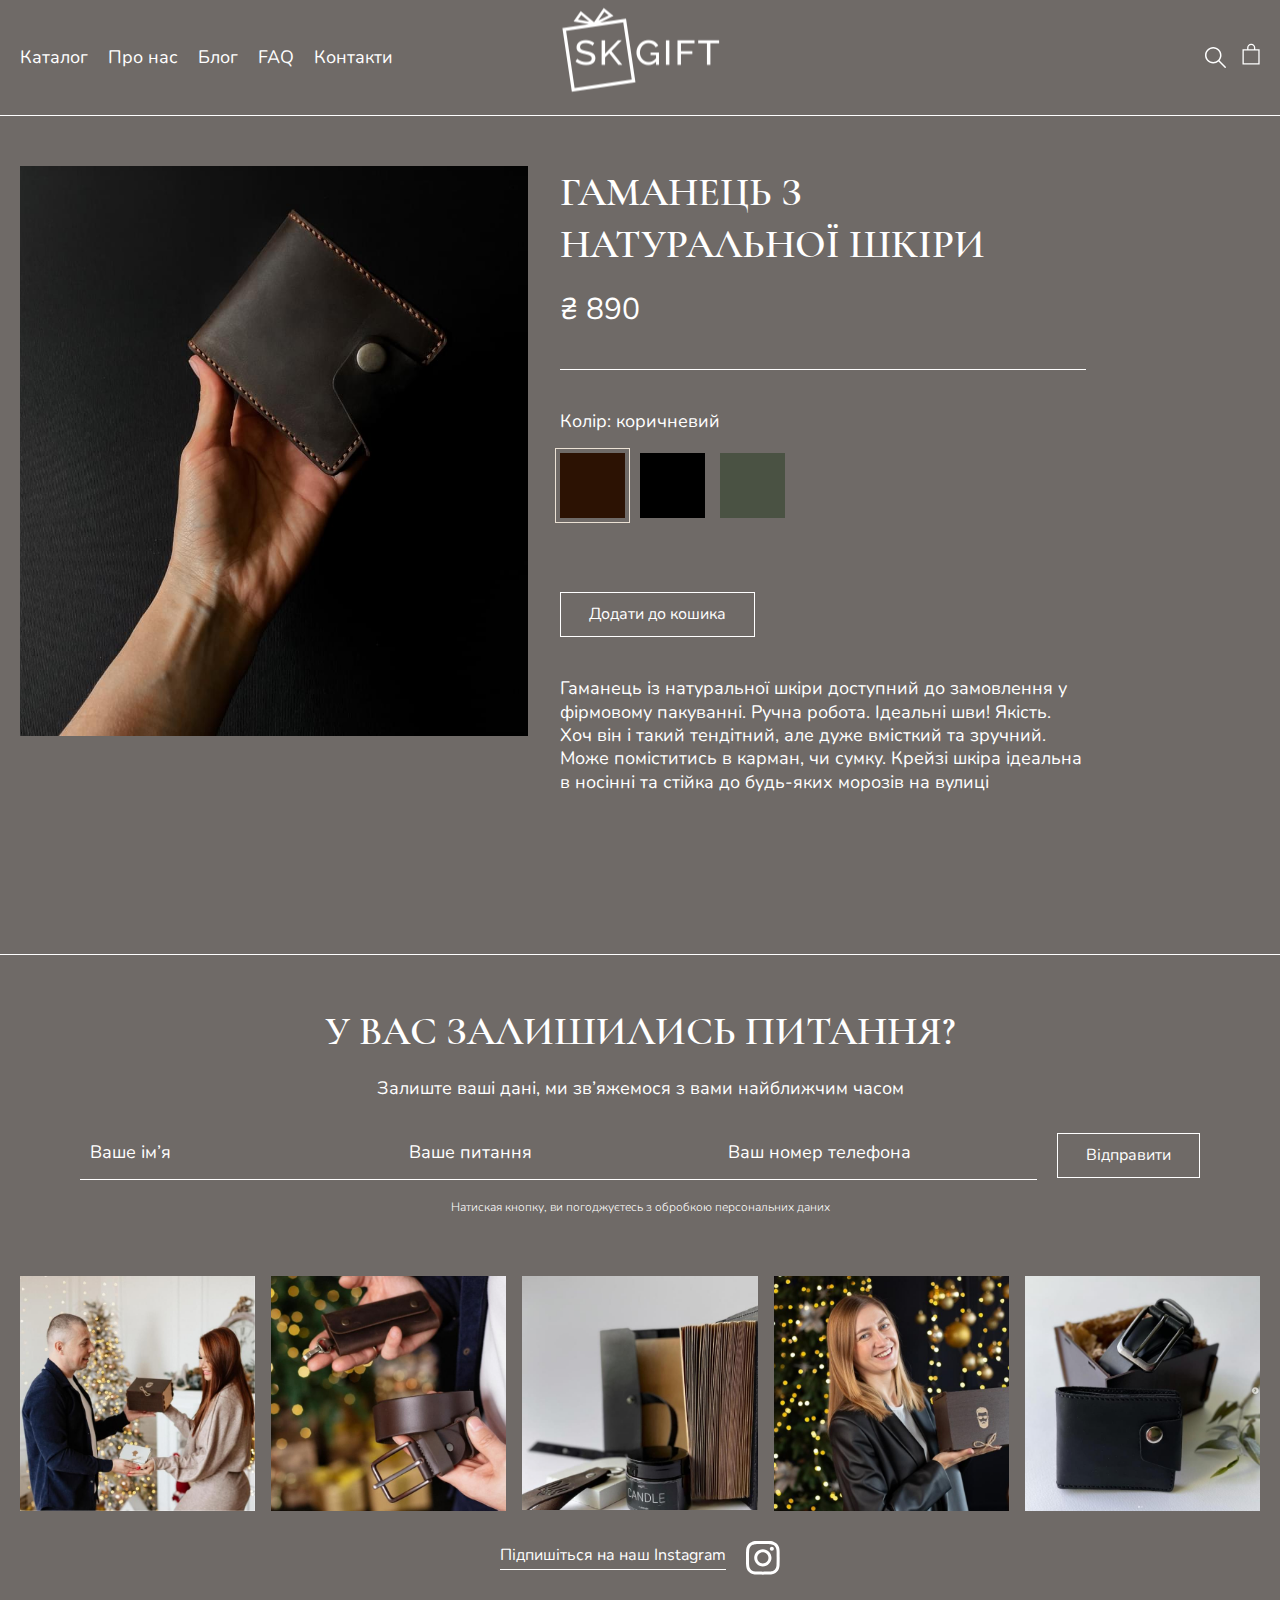
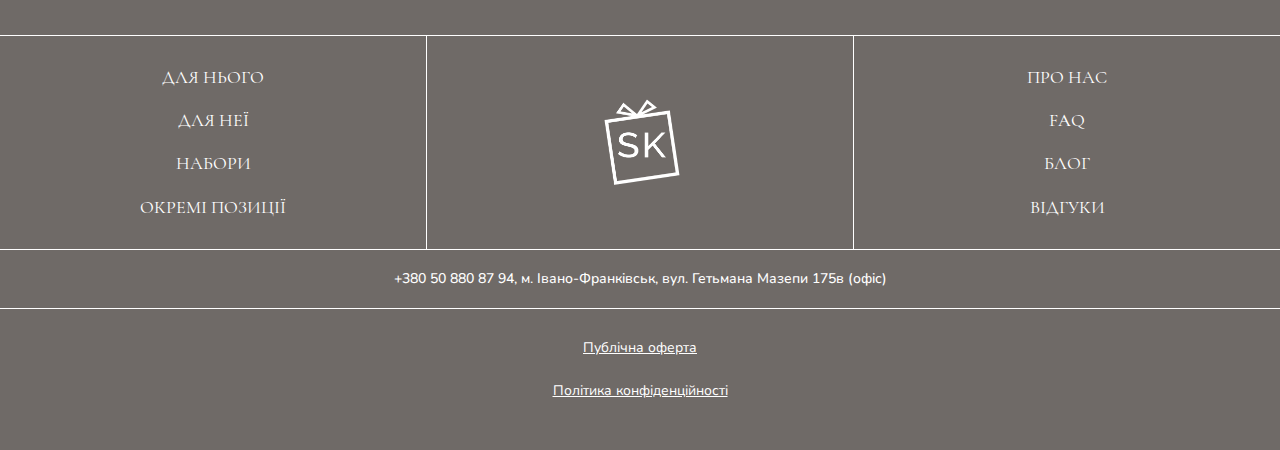
<file: single-product.html>
<!DOCTYPE html>
<html lang="uk">

<head>
	<title>SingleProductPage</title>
	<meta charset="UTF-8">
	<meta name="format-detection" content="telephone=no">
	<!-- <style>body{opacity: 0;}</style> -->
	<link rel="stylesheet" href="css/style.min.css?_v=20240322173247">
	<link rel="shortcut icon" href="favicon.ico">
	<!-- <meta name="robots" content="noindex, nofollow"> -->
	<meta name="viewport" content="width=device-width, initial-scale=1.0">
</head>

<body>
	<div class="wrapper">
		<header class="header">
			<div class="header__inner">

				<div class="header__menu menu">
					<button type="button" class="menu__icon icon-menu"><span></span></button>
					<nav class="menu__navigation">
						<ul class="menu__list">
							<li><a href="">Каталог</a></li>
							<li><a href="">Про нас</a></li>
							<li><a href="">Блог</a></li>
							<li><a href="">FAQ</a></li>
							<li><a href="">Контакти</a></li>
						</ul>
					</nav>
				</div>

				<a href="/" class="header__logo logo">
					<img src="img/logo.png" alt="Logo">
				</a>

				<div class="header__action action">
					<form class="action__search">

						<div class="action__search-body">
							<div class="action__search-group">
								<input type="text" name="search" class="input">
								<button type="submit" class="action__search-button">
									<svg viewBox="0 0 24 24" fill="none" xmlns="http://www.w3.org/2000/svg">
										<path d="M23.7454 22.5169L16.6672 15.4424C18.0297 13.8065 18.8523 11.7081 18.8523 9.4213C18.8523 4.22245 14.6277 0 9.42617 0C4.22464 0 0 4.22245 0 9.4213C0 14.6201 4.22464 18.8426 9.42617 18.8426C11.7142 18.8426 13.8222 18.0204 15.4504 16.6586L22.5285 23.7331C23.3426 24.5468 24.5338 23.3134 23.7368 22.5255L23.7454 22.5169ZM1.71385 9.4213C1.71385 5.17315 5.17582 1.71296 9.42617 1.71296C13.6765 1.71296 17.1385 5.17315 17.1385 9.4213C17.1385 13.6694 13.6765 17.1296 9.42617 17.1296C5.17582 17.1296 1.71385 13.6694 1.71385 9.4213Z" fill="white" />
									</svg>
								</button>
							</div>
						</div>

						<div id="search-js" class="action__search-icon">
							<svg viewBox="0 0 24 24" fill="none" xmlns="http://www.w3.org/2000/svg">
								<path d="M23.7454 22.5169L16.6672 15.4424C18.0297 13.8065 18.8523 11.7081 18.8523 9.4213C18.8523 4.22245 14.6277 0 9.42617 0C4.22464 0 0 4.22245 0 9.4213C0 14.6201 4.22464 18.8426 9.42617 18.8426C11.7142 18.8426 13.8222 18.0204 15.4504 16.6586L22.5285 23.7331C23.3426 24.5468 24.5338 23.3134 23.7368 22.5255L23.7454 22.5169ZM1.71385 9.4213C1.71385 5.17315 5.17582 1.71296 9.42617 1.71296C13.6765 1.71296 17.1385 5.17315 17.1385 9.4213C17.1385 13.6694 13.6765 17.1296 9.42617 17.1296C5.17582 17.1296 1.71385 13.6694 1.71385 9.4213Z" fill="white" />
							</svg>
						</div>
					</form>
					<a href="" class="action__auth">
						<svg width="21" height="25" viewBox="0 0 21 25" fill="none" xmlns="http://www.w3.org/2000/svg">
							<path fill-rule="evenodd" clip-rule="evenodd" d="M10.9342 1.51319H10.5395C8.86811 1.51319 7.51317 2.86815 7.51317 4.53958V6.31554H6V4.53958C6 2.03244 8.03241 0 10.5395 0H10.9342C13.4413 0 15.4737 2.03244 15.4737 4.53958V6.31554H13.9605V4.53958C13.9605 2.86815 12.6056 1.51319 10.9342 1.51319ZM2.0786 7.82913H19.0523V22.6975H2.0786V7.82913ZM0.56543 24.2107V6.31596H20.5654V24.2107H0.56543Z" fill="white" />
						</svg>
					</a>
				</div>

			</div>
		</header>
		<main class="main-product">
			<section class="section single-product">
				<div class="single-product__inner">

					<div class="single-product__details">
						<div class="single-product__group">
							<h1 class="title single-product__title">гаманець з натуральної шкіри</h1>
							<p class="single-product__price">₴ 890</p>
						</div>
						<div class="single-product__group">
							<div class="single-product__variation variation-product">
								<h4 class="variation-product__title">Колір: коричневий</h4>
								<div class="variation-product__list">
									<span class="active"></span>
									<span></span>
									<span></span>
								</div>
							</div>
							<a href="" class="btn single-product__btn">Додати до кошика </a>
						</div>
						<div class="single-product__group">
							<p class="single-product__desc">Гаманець із натуральної шкіри доступний до замовлення у фірмовому пакуванні. Ручна робота. Ідеальні шви! Якість. Хоч він і такий тендітний, але дуже вмісткий та зручний. Може поміститись в карман, чи сумку. Крейзі шкіра ідеальна в носінні та стійка до будь-яких морозів на вулиці</p>
						</div>
					</div>

					<div class="single-product__gallary">
						<div class="single-product__slider">
							<img src="img/single/01.jpg" alt="">
						</div>
						<div class="single-product__thumb">

						</div>
					</div>

				</div>
			</section>
		</main>
		<footer class="footer">
			<div class="footer__inner">

				<div class="footer__block">
					<div class="footer__callback callback">
						<h2 class="title callback__title">У вас залишились питання?</h2>
						<p class="callback__text">Залиште ваші дані, ми зв’яжемося з вами найближчим часом</p>

						<form class="form callback__form form-callback">
							<fieldset class="form__fieldset">
								<div class="form__row">
									<input type="text" placeholder="Ваше ім’я" class="form__input">
								</div>
								<div class="form__row">
									<input type="text" placeholder="Ваше питання" class="form__input">
								</div>
								<div class="form__row">
									<input type="text" placeholder="Ваш номер телефона" class="form__input">
								</div>
							</fieldset>

							<p data-da=".callback, 768, last" class="callback__agree">Натиская кнопку, ви погоджуєтесь з обробкою персональних даних</p>

							<div class="form__row">
								<button type="submit" class="btn form__btn">Відправити</button>
							</div>
						</form>

					</div>
				</div>

				<div class="footer__block">
					<div class="footer__inst inst">
						<div class="inst__gallary">
							<div class="inst__gallary-item">
								<img src="img/inst-gallary/01.jpg" alt="Img">
							</div>
							<div class="inst__gallary-item">
								<img src="img/inst-gallary/02.jpg" alt="Img">
							</div>
							<div class="inst__gallary-item">
								<img src="img/inst-gallary/03.jpg" alt="Img">
							</div>
							<div class="inst__gallary-item">
								<img src="img/inst-gallary/04.jpg" alt="Img">
							</div>
							<div class="inst__gallary-item">
								<img src="img/inst-gallary/05.jpg" alt="Img">
							</div>
						</div>

						<a href="" class="inst__link">
							<span>Підпишіться на наш Instagram </span>

						</a>
					</div>
				</div>

				<div class="footer__block">
					<div class="footer__navigation navigation">
						<div class="navigation__group navigation__group-catagory">
							<ul class="navigation__category">
								<li><a href="">Для нього</a></li>
								<li><a href="">Для неї</a></li>
								<li><a href="">Набори</a></li>
								<li><a href="">Окремі позиції</a></li>
							</ul>
						</div>
						<div class="navigation__group navigation__group-logo">
							<a href="" class="logo"><img src="img/logo-sing.png" alt="Logo"></a>
						</div>
						<div class="navigation__group navigation__group-menu">
							<ul class="navigation__menu">
								<li><a href="">про нас</a></li>
								<li><a href="">FAQ</a></li>
								<li><a href="">Блог</a></li>
								<li><a href="">відгуки</a></li>
							</ul>
						</div>
					</div>
				</div>

				<div class="footer__block">
					<div class="footer__location location">
						<a href="">+380 50 880 87 94</a>, м. Івано-Франківськ, вул. Гетьмана Мазепи 175в (офіс)
					</div>
				</div>
				<div class="footer__block">
					<div class="footer__policy policy">
						<a href="" class="policy__link">Публічна оферта</a>
						<a href="" class="policy__link">Політика конфіденційності</a>
					</div>
				</div>

			</div>
		</footer>

	</div>
	<script src="js/app.min.js?_v=20240322173247"></script>
</body>

</html>
</file>
<file: css/style.min.css>
@charset "UTF-8";@font-face{font-family:Cormorant Garamond;font-display:swap;src:url(../fonts/CormorantGaramond-Regular.woff2) format("woff2"),url(../fonts/CormorantGaramond-Regular.woff) format("woff");font-weight:400;font-style:normal}@font-face{font-family:Cormorant Garamond;font-display:swap;src:url(../fonts/CormorantGaramond-SemiBold.woff2) format("woff2"),url(../fonts/CormorantGaramond-SemiBold.woff) format("woff");font-weight:600;font-style:normal}@font-face{font-family:Nunito;font-display:swap;src:url(../fonts/Nunito-Bold.woff2) format("woff2"),url(../fonts/Nunito-Bold.woff) format("woff");font-weight:700;font-style:normal}@font-face{font-family:Nunito;font-display:swap;src:url(../fonts/Nunito-ExtraBold.woff2) format("woff2"),url(../fonts/Nunito-ExtraBold.woff) format("woff");font-weight:800;font-style:normal}@font-face{font-family:Nunito;font-display:swap;src:url(../fonts/Nunito-Medium.woff2) format("woff2"),url(../fonts/Nunito-Medium.woff) format("woff");font-weight:500;font-style:normal}@font-face{font-family:Nunito;font-display:swap;src:url(../fonts/Nunito-Regular.woff2) format("woff2"),url(../fonts/Nunito-Regular.woff) format("woff");font-weight:400;font-style:normal}@font-face{font-family:Nunito;font-display:swap;src:url(../fonts/Nunito-SemiBold.woff2) format("woff2"),url(../fonts/Nunito-SemiBold.woff) format("woff");font-weight:600;font-style:normal}@font-face{font-family:Nunito;font-display:swap;src:url(../fonts/Nunito-Light.woff2) format("woff2"),url(../fonts/Nunito-Light.woff) format("woff");font-weight:300;font-style:normal}:root{--font-family:"Nunito",sans-serif;--second-family:"Cormorant Garamond",serif;--third-family:"Inter",sans-serif;--font3:"Gilroy",sans-serif;--font4:"Futura PT",sans-serif;--font-size-mobile:14px;--font-size:18px;--font-weight-light:300;--font-weight-regular:400;--font-weight-medium:500;--font-weight-semibold:600;--font-weight-bold:700;--color-main:#fff;--color-second:#E7E4DD;--color-dark:#333333;--color-grey:#3a1905}*{padding:0;margin:0;border:0}*,*::after,*::before{box-sizing:border-box}*::after,*::before{display:inline-block}body,html{height:100%;min-width:320px}body{font-family:var(--font-family);font-size:var(--font-size-mobile);line-height:1.3;font-weight:var(--font-weight-regular);color:var(--color-main);background-color:#6f6a67;-ms-text-size-adjust:100%;-moz-text-size-adjust:100%;-webkit-text-size-adjust:100%;-webkit-font-smoothing:antialiased;-moz-osx-font-smoothing:grayscale}button,input,textarea{font-family:var(--font-family);font-size:inherit;line-height:inherit;color:inherit;background-color:transparent}input,textarea{width:100%}button,option,select{cursor:pointer}a{display:inline-block;color:inherit;text-decoration:none}ul li{list-style:none}img{vertical-align:top;-o-object-fit:cover;object-fit:cover;max-width:100%}h1,h2,h3,h4,h5,h6{font-weight:inherit;font-size:inherit}.lock body{overflow:hidden;touch-action:none;-ms-scroll-chaining:none;overscroll-behavior:none}.wrapper{min-height:100%;display:flex;flex-direction:column;overflow:hidden}@supports (overflow:clip){.wrapper{overflow:clip}}.wrapper > main{flex:1 1 auto}.wrapper > *{min-width:0}.form-callback .form__row{flex:1}.form-callback .form__input{padding:10px 10px 10px 0;border-bottom:1px solid var(--color-main)}.form-callback .form__input:focus{outline:unset}.form-callback .form__input::-webkit-input-placeholder{font-family:var(--font-family);font-size:14px;font-weight:400;color:#fff}.form-callback .form__input:-ms-input-placeholder{font-family:var(--font-family);font-size:14px;font-weight:400;color:#fff}.form-callback .form__input::-ms-input-placeholder{font-family:var(--font-family);font-size:14px;font-weight:400;color:#fff}.form-callback .form__input::placeholder{font-family:var(--font-family);font-size:14px;font-weight:400;color:#fff}.btn{display:inline-flex;align-items:center;justify-content:center;font-size:16px;text-wrap:nowrap;padding:11px 28px;border:1px solid var(--color-main);transition:all .3s ease 0s}.btn:hover{color:var(--color-dark);background-color:var(--color-second)}body::after{content:"";background-color:rgba(255,255,255,.6);position:fixed;width:100%;height:100%;top:0;left:0;opacity:0;transition:opacity .8s ease 0s;pointer-events:none;z-index:149}.modal-show body::after{opacity:1}.modal{position:fixed;top:0;left:0;bottom:0;right:0;padding:30px 10px;transition:visibility .8s ease 0s;visibility:hidden;pointer-events:none}.modal_show{z-index:150;visibility:visible;overflow:auto;pointer-events:auto}.modal_show .modal__content{visibility:visible;-webkit-transform:scale(1);transform:scale(1)}.modal__wrapper{display:flex;flex-direction:column;align-items:center;min-height:100%;flex:1 1 auto;width:100%;display:flex;justify-content:center;align-items:center}.modal__content{visibility:hidden;-webkit-transform:scale(0);transform:scale(0);transition:-webkit-transform .3s ease 0s;transition:transform .3s ease 0s;transition:transform .3s ease 0s,-webkit-transform .3s ease 0s;background-color:#eee;padding:20px;width:100%;max-width:900px;border-radius:20px}.lock .modal__content{visibility:visible}.modal__close{position:absolute;top:0;right:0}.modal-stories .modal__content{padding:0;max-width:730px;background-color:transparent}.modal-stories .modal__stories{padding-bottom:56.5%;border-radius:10px}.modal-stories .modal__stories iframe{position:absolute;width:100%;height:100%;top:0;left:0;border-radius:10px}.modal-stories .modal__close{top:-25px;right:0}.ibg{width:100%;height:100%;-o-object-fit:cover;object-fit:cover}.ibg--top{-o-object-position:top;object-position:top}.ibg--bottom{-o-object-position:bottom;object-position:bottom}.ibg--left{-o-object-position:left;object-position:left}.ibg--right{-o-object-position:right;object-position:right}.ibg--contain{-o-object-fit:contain;object-fit:contain}.section{position:relative}.title{font-family:var(--second-family);font-size:24px;font-weight:var(--font-weight-semibold);text-transform:uppercase}.marquee{position:relative;overflow:hidden}.marquee__wrapper{display:flex;align-items:center;white-space:nowrap;border-top:1px solid var(--color-main);border-bottom:1px solid var(--color-main);height:38px}.marquee__item{flex-shrink:0;font-size:10px;text-transform:uppercase;-webkit-animation:marquee 15s linear infinite;animation:marquee 15s linear infinite;padding:0 15px;display:flex;align-items:center;gap:15px}.marquee__item img{width:25px}@-webkit-keyframes marquee{0%{-webkit-transform:translateZ(0);transform:translateZ(0)}to{-webkit-transform:translate3d(-100%,0,0);transform:translate3d(-100%,0,0)}}@keyframes marquee{0%{-webkit-transform:translateZ(0);transform:translateZ(0)}to{-webkit-transform:translate3d(-100%,0,0);transform:translate3d(-100%,0,0)}}.header{padding:10px 20px;border-bottom:1px solid var(--color-main)}.header__inner{display:flex;align-items:center;justify-content:space-between;position:relative}.action{display:flex;align-items:center;gap:16px}.action__search-body{position:fixed;top:-100%;left:0;width:100%;height:100%;display:flex;align-items:center;justify-content:center;background-color:rgba(0,0,0,.8);transition:top .5s ease 0s;opacity:0;z-index:100}.action__search-body .input{padding:10px 15px}.search-open .action__search-body{top:60px;opacity:1}.action__search-group{position:relative;width:80%;max-width:552px;border:1px solid var(--color-second);padding-right:45px}.action__search-button{position:absolute;top:0;right:0;width:45px;height:100%}.action__search-button svg{width:21px}.action__search-icon{display:flex;cursor:pointer}.action__search-icon svg{width:21px}.action__auth{cursor:pointer}.action__auth svg{width:18px}.icon-menu{display:none}.footer{padding-top:40px;padding-bottom:50px;border-top:1px solid var(--color-main)}.footer .logo{max-width:80px}.callback{text-align:center;padding:0 20px;margin-bottom:40px}.callback__title{margin-bottom:20px}.callback__text{margin-bottom:30px}.callback__agree{font-weight:300;font-size:12px}.inst{padding:0 20px;margin-bottom:60px}.inst__gallary{display:flex;gap:8px;margin-bottom:20px}.inst__link{font-size:16px;text-align:center;display:flex;align-items:center;justify-content:center;gap:20px}.inst__link::after{content:"";width:34px;height:34px;flex-shrink:0;background-image:url("data:image/svg+xml,%3Csvg width=%2734%27 height=%2734%27 viewBox=%270 0 34 34%27 fill=%27none%27 xmlns=%27http://www.w3.org/2000/svg%27%3E%3Cpath d=%27M16.847 3.03175C21.3451 3.03175 21.8762 3.0476 23.6516 3.13083C25.2923 3.20612 26.184 3.47958 26.7785 3.70943C27.5632 4.01459 28.1259 4.37919 28.7164 4.96969C29.3069 5.56019 29.6715 6.11898 29.9767 6.90763C30.2065 7.50209 30.48 8.39378 30.5553 10.0345C30.6345 11.8099 30.6544 12.345 30.6544 16.8391C30.6544 21.3332 30.6385 21.8682 30.5553 23.6437C30.48 25.2844 30.2065 26.1761 29.9767 26.7705C29.6715 27.5552 29.3069 28.118 28.7164 28.7085C28.1259 29.299 27.5671 29.6636 26.7785 29.9687C26.184 30.1986 25.2923 30.472 23.6516 30.5473C21.8762 30.6266 21.3451 30.6464 16.847 30.6464C12.3489 30.6464 11.8179 30.6306 10.0424 30.5473C8.40171 30.472 7.51002 30.1986 6.91556 29.9687C6.13087 29.6636 5.56811 29.299 4.97762 28.7085C4.38712 28.118 4.02252 27.5592 3.71736 26.7705C3.4875 26.1761 3.21405 25.2844 3.13875 23.6437C3.05949 21.8682 3.03967 21.3332 3.03967 16.8391C3.03967 12.345 3.05553 11.8099 3.13875 10.0345C3.21405 8.39378 3.4875 7.50209 3.71736 6.90763C4.02252 6.12294 4.38712 5.56019 4.97762 4.96969C5.56811 4.37919 6.12691 4.01459 6.91556 3.70943C7.51002 3.47958 8.40171 3.20612 10.0424 3.13083C11.8179 3.05156 12.3489 3.03175 16.847 3.03175ZM16.847 0C12.2736 0 11.699 0.0198154 9.90371 0.10304C8.1124 0.186264 6.88782 0.467643 5.81382 0.887728C4.70813 1.3197 3.76888 1.89435 2.82963 2.82963C1.89435 3.76492 1.31574 4.70417 0.887727 5.81383C0.471605 6.88385 0.186264 8.10844 0.103039 9.90371C0.0198147 11.699 0 12.2736 0 16.847C0 21.4204 0.0198147 21.995 0.103039 23.7903C0.186264 25.5816 0.467642 26.8062 0.887727 27.8802C1.3197 28.9859 1.89435 29.9251 2.82963 30.8644C3.76492 31.7997 4.70416 32.3783 5.81382 32.8063C6.88385 33.2224 8.10844 33.5078 9.90371 33.591C11.699 33.6742 12.2736 33.694 16.847 33.694C21.4204 33.694 21.995 33.6742 23.7903 33.591C25.5816 33.5078 26.8062 33.2264 27.8802 32.8063C28.9859 32.3743 29.9251 31.7997 30.8644 30.8644C31.7997 29.9291 32.3783 28.9899 32.8063 27.8802C33.2224 26.8102 33.5078 25.5856 33.591 23.7903C33.6742 21.995 33.694 21.4204 33.694 16.847C33.694 12.2736 33.6742 11.699 33.591 9.90371C33.5078 8.11241 33.2264 6.88782 32.8063 5.81383C32.3743 4.70813 31.7997 3.76888 30.8644 2.82963C29.9291 1.89435 28.9899 1.31574 27.8802 0.887728C26.8102 0.471606 25.5856 0.186264 23.7903 0.10304C21.995 0.0158524 21.4204 0 16.847 0Z%27 fill=%27white%27 /%3E%3Cpath d=%27M16.8476 8.19141C12.0721 8.19141 8.2002 12.0633 8.2002 16.8388C8.2002 21.6143 12.0721 25.4862 16.8476 25.4862C21.6231 25.4862 25.495 21.6143 25.495 16.8388C25.495 12.0633 21.6231 8.19141 16.8476 8.19141ZM16.8476 22.4545C13.7485 22.4545 11.2319 19.9419 11.2319 16.8388C11.2319 13.7357 13.7445 11.2232 16.8476 11.2232C19.9507 11.2232 22.4633 13.7357 22.4633 16.8388C22.4633 19.9419 19.9467 22.4545 16.8476 22.4545Z%27 fill=%27white%27 /%3E%3Cpath d=%27M25.8395 9.87241C26.9558 9.87241 27.8607 8.9675 27.8607 7.85124C27.8607 6.73499 26.9558 5.83008 25.8395 5.83008C24.7233 5.83008 23.8184 6.73499 23.8184 7.85124C23.8184 8.9675 24.7233 9.87241 25.8395 9.87241Z%27 fill=%27white%27 /%3E%3C/svg%3E");transition:background .3s ease 0s}.inst__link:hover::after{background-image:url("data:image/svg+xml,%3Csvg width=%2734%27 height=%2734%27 viewBox=%270 0 34 34%27 fill=%27none%27 xmlns=%27http://www.w3.org/2000/svg%27%3E%3Cpath d=%27M16.847 3.03175C21.3451 3.03175 21.8762 3.0476 23.6516 3.13083C25.2923 3.20612 26.184 3.47958 26.7785 3.70943C27.5632 4.01459 28.1259 4.37919 28.7164 4.96969C29.3069 5.56019 29.6715 6.11898 29.9767 6.90763C30.2065 7.50209 30.48 8.39378 30.5553 10.0345C30.6345 11.8099 30.6544 12.345 30.6544 16.8391C30.6544 21.3332 30.6385 21.8682 30.5553 23.6437C30.48 25.2844 30.2065 26.1761 29.9767 26.7705C29.6715 27.5552 29.3069 28.118 28.7164 28.7085C28.1259 29.299 27.5671 29.6636 26.7785 29.9687C26.184 30.1986 25.2923 30.472 23.6516 30.5473C21.8762 30.6266 21.3451 30.6464 16.847 30.6464C12.3489 30.6464 11.8179 30.6306 10.0424 30.5473C8.40171 30.472 7.51002 30.1986 6.91556 29.9687C6.13087 29.6636 5.56811 29.299 4.97762 28.7085C4.38712 28.118 4.02252 27.5592 3.71736 26.7705C3.4875 26.1761 3.21405 25.2844 3.13875 23.6437C3.05949 21.8682 3.03967 21.3332 3.03967 16.8391C3.03967 12.345 3.05553 11.8099 3.13875 10.0345C3.21405 8.39378 3.4875 7.50209 3.71736 6.90763C4.02252 6.12294 4.38712 5.56019 4.97762 4.96969C5.56811 4.37919 6.12691 4.01459 6.91556 3.70943C7.51002 3.47958 8.40171 3.20612 10.0424 3.13083C11.8179 3.05156 12.3489 3.03175 16.847 3.03175ZM16.847 0C12.2736 0 11.699 0.0198154 9.90371 0.10304C8.1124 0.186264 6.88782 0.467643 5.81382 0.887728C4.70813 1.3197 3.76888 1.89435 2.82963 2.82963C1.89435 3.76492 1.31574 4.70417 0.887727 5.81383C0.471605 6.88385 0.186264 8.10844 0.103039 9.90371C0.0198147 11.699 0 12.2736 0 16.847C0 21.4204 0.0198147 21.995 0.103039 23.7903C0.186264 25.5816 0.467642 26.8062 0.887727 27.8802C1.3197 28.9859 1.89435 29.9251 2.82963 30.8644C3.76492 31.7997 4.70416 32.3783 5.81382 32.8063C6.88385 33.2224 8.10844 33.5078 9.90371 33.591C11.699 33.6742 12.2736 33.694 16.847 33.694C21.4204 33.694 21.995 33.6742 23.7903 33.591C25.5816 33.5078 26.8062 33.2264 27.8802 32.8063C28.9859 32.3743 29.9251 31.7997 30.8644 30.8644C31.7997 29.9291 32.3783 28.9899 32.8063 27.8802C33.2224 26.8102 33.5078 25.5856 33.591 23.7903C33.6742 21.995 33.694 21.4204 33.694 16.847C33.694 12.2736 33.6742 11.699 33.591 9.90371C33.5078 8.11241 33.2264 6.88782 32.8063 5.81383C32.3743 4.70813 31.7997 3.76888 30.8644 2.82963C29.9291 1.89435 28.9899 1.31574 27.8802 0.887728C26.8102 0.471606 25.5856 0.186264 23.7903 0.10304C21.995 0.0158524 21.4204 0 16.847 0Z%27 fill=%27url%28%23paint0_linear_183_238%29%27 /%3E%3Cpath d=%27M16.8476 8.19141C12.0721 8.19141 8.2002 12.0633 8.2002 16.8388C8.2002 21.6143 12.0721 25.4862 16.8476 25.4862C21.6231 25.4862 25.495 21.6143 25.495 16.8388C25.495 12.0633 21.6231 8.19141 16.8476 8.19141ZM16.8476 22.4545C13.7485 22.4545 11.2319 19.9419 11.2319 16.8388C11.2319 13.7357 13.7445 11.2232 16.8476 11.2232C19.9507 11.2232 22.4633 13.7357 22.4633 16.8388C22.4633 19.9419 19.9467 22.4545 16.8476 22.4545Z%27 fill=%27url%28%23paint1_linear_183_238%29%27 /%3E%3Cpath d=%27M25.8395 9.87241C26.9558 9.87241 27.8607 8.9675 27.8607 7.85124C27.8607 6.73499 26.9558 5.83008 25.8395 5.83008C24.7233 5.83008 23.8184 6.73499 23.8184 7.85124C23.8184 8.9675 24.7233 9.87241 25.8395 9.87241Z%27 fill=%27url%28%23paint2_linear_183_238%29%27 /%3E%3Cdefs%3E%3ClinearGradient id=%27paint0_linear_183_238%27 x1=%2713.1553%27 y1=%2735.84%27 x2=%2720.3157%27 y2=%27-0.995991%27 gradientUnits=%27userSpaceOnUse%27%3E%3Cstop stop-color=%27%23FFDA72%27 /%3E%3Cstop offset=%270.2%27 stop-color=%27%23F86639%27 /%3E%3Cstop offset=%270.34%27 stop-color=%27%23E92954%27 /%3E%3Cstop offset=%270.47%27 stop-color=%27%23C51883%27 /%3E%3Cstop offset=%270.53%27 stop-color=%27%23BA1B90%27 /%3E%3Cstop offset=%270.64%27 stop-color=%27%23A024B0%27 /%3E%3Cstop offset=%270.68%27 stop-color=%27%239527B2%27 /%3E%3Cstop offset=%270.75%27 stop-color=%27%237A32BA%27 /%3E%3Cstop offset=%270.83%27 stop-color=%27%235541C5%27 /%3E%3C/linearGradient%3E%3ClinearGradient id=%27paint1_linear_183_238%27 x1=%2714.9527%27 y1=%2726.5877%27 x2=%2718.6281%27 y2=%277.68017%27 gradientUnits=%27userSpaceOnUse%27%3E%3Cstop stop-color=%27%23FFDA72%27 /%3E%3Cstop offset=%270.2%27 stop-color=%27%23F86639%27 /%3E%3Cstop offset=%270.34%27 stop-color=%27%23E92954%27 /%3E%3Cstop offset=%270.47%27 stop-color=%27%23C51883%27 /%3E%3Cstop offset=%270.53%27 stop-color=%27%23BA1B90%27 /%3E%3Cstop offset=%270.64%27 stop-color=%27%23A024B0%27 /%3E%3Cstop offset=%270.68%27 stop-color=%27%239527B2%27 /%3E%3Cstop offset=%270.75%27 stop-color=%27%237A32BA%27 /%3E%3Cstop offset=%270.83%27 stop-color=%27%235541C5%27 /%3E%3C/linearGradient%3E%3ClinearGradient id=%27paint2_linear_183_238%27 x1=%2725.3966%27 y1=%2710.1299%27 x2=%2726.2557%27 y2=%275.71059%27 gradientUnits=%27userSpaceOnUse%27%3E%3Cstop stop-color=%27%23FFDA72%27 /%3E%3Cstop offset=%270.2%27 stop-color=%27%23F86639%27 /%3E%3Cstop offset=%270.34%27 stop-color=%27%23E92954%27 /%3E%3Cstop offset=%270.47%27 stop-color=%27%23C51883%27 /%3E%3Cstop offset=%270.53%27 stop-color=%27%23BA1B90%27 /%3E%3Cstop offset=%270.64%27 stop-color=%27%23A024B0%27 /%3E%3Cstop offset=%270.68%27 stop-color=%27%239527B2%27 /%3E%3Cstop offset=%270.75%27 stop-color=%27%237A32BA%27 /%3E%3Cstop offset=%270.83%27 stop-color=%27%235541C5%27 /%3E%3C/linearGradient%3E%3C/defs%3E%3C/svg%3E")}.inst__link span{position:relative;padding-bottom:4px}.inst__link span::before{content:"";position:absolute;left:0;bottom:0;width:100%;height:1px;background-color:var(--color-main)}.navigation{display:flex;border-top:1px solid var(--color-main);border-bottom:1px solid var(--color-main)}.navigation__category li,.navigation__menu li{text-align:center}.navigation__category li:last-child,.navigation__menu li:last-child{margin-bottom:0}.navigation__category li a,.navigation__menu li a{font-family:var(--second-family);font-size:18px;text-transform:uppercase;text-align:center;position:relative}.navigation__category li a::before,.navigation__menu li a::before{content:"";position:absolute;bottom:0;left:0;width:0;height:1px;background-color:var(--color-main);transition:width .5s ease 0s}.navigation__category li a:hover::before,.navigation__menu li a:hover::before{width:50%}.location{font-size:14px;font-weight:500;text-align:center;margin:40px 0}.policy{display:flex;flex-direction:column;align-items:center;gap:25px;padding-top:30px;border-top:1px solid var(--color-main)}.policy__link{text-align:center;text-decoration:underline;transition:color .5s ease 0s}.policy__link:hover{color:var(--color-dark)}.hero__content{padding:0 20px;padding-bottom:40px}.hero__title{margin-bottom:30px}.about{margin-bottom:40px}.about__img img{width:100%;height:100%}.about__content{color:var(--color-dark);text-align:center;background-color:var(--color-second);padding:40px 20px}.about__title{font-weight:var(--font-weight-semibold);text-wrap:balance;margin-bottom:30px}.about__text p{margin-bottom:25px}.about__text p:last-child{margin-bottom:0}.advantages{margin-bottom:60px}.advantages__title{text-align:center;margin-bottom:30px}.advantages__list{border-top:1px solid var(--color-main)}.item-advantages{text-align:center;padding:30px 20px;padding-bottom:30px;border-bottom:1px solid var(--color-main)}.item-advantages__title{font-weight:500;font-size:16px;text-transform:uppercase;text-wrap:balance;margin-bottom:20px}.hits{text-align:center;padding:0 20px;margin-bottom:60px}.hits__title{margin-bottom:20px}.hits__text{margin-bottom:30px}.hits__list{margin-bottom:40px}.card-product{display:block;text-align:center}.card-product:hover .card-product__img img{-webkit-transform:scale(1.05);transform:scale(1.05)}.card-product__img{position:relative;padding-bottom:110%;overflow:hidden;margin-bottom:15px}.card-product__img img{position:absolute;width:100%;height:100%;top:0;left:0;transition:-webkit-transform .3s ease 0s;transition:transform .3s ease 0s;transition:transform .3s ease 0s,-webkit-transform .3s ease 0s}.card-product__title{margin-bottom:10px}.hero-faq{position:relative;padding:0 20px;min-height:370px;display:flex;flex-direction:column;align-items:center;justify-content:center;background:url(../img/faq-hero-img.jpg) center/cover no-repeat}.hero-faq::before{content:"";position:absolute;width:100%;height:100%;top:0;left:0;background:linear-gradient(180deg,#000 0,rgba(9,8,8,.1) 100%)}.hero-faq__title{position:relative;text-align:center;z-index:1}.hero-faq__title span{display:block}.faq{padding:60px 20px;background-color:var(--color-second)}.faq__inner{width:100%;max-width:960px;margin:0 auto}.faq__item:not(:last-child){margin-bottom:30px}.faq__question{font-size:22px;font-weight:600;text-transform:uppercase;color:#000;padding-bottom:15px;border-bottom:1px solid #000;margin-bottom:15px}.faq__answer{color:#000}.hero-reviews{display:flex;flex-direction:column;align-items:center;justify-content:center;gap:65px;position:relative;padding:0 20px;min-height:370px;margin-bottom:60px;text-align:center;background:url(../img/reviews-hero-img.jpg) center/cover no-repeat}.hero-reviews::before{content:"";position:absolute;width:100%;height:100%;top:0;left:0;background:linear-gradient(180deg,rgba(0,0,0,.6) 0,rgba(9,8,8,.6) 100%)}.hero-reviews > *{z-index:1}.hero-reviews__title{margin-bottom:30px}.reviews{padding:0 20px;margin-bottom:100px}.reviews__inner{width:100%;max-width:1400px;margin:0 auto}.reviews__item{position:relative;display:inline-block;padding:20px 35px 20px 20px;background-color:var(--color-second);color:#000}.reviews__item:not(:last-child){margin-bottom:16px}.reviews__item::after{content:"";position:absolute;top:20px;right:20px;width:40px;height:27px;background-image:url("data:image/svg+xml,%3Csvg width=%2741%27 height=%2728%27 viewBox=%270 0 41 28%27 fill=%27none%27 xmlns=%27http://www.w3.org/2000/svg%27%3E%3Cpath d=%27M18.8926 12.8449C18.8391 13.5406 18.8391 14.1294 18.732 14.7716C18.4109 17.2871 17.5011 19.6419 16.163 21.6222C15.5208 22.6391 14.718 23.4954 13.8617 24.2982C13.0053 25.0475 12.0955 25.7433 11.0786 26.2785C10.811 26.439 10.4899 26.5461 10.2223 26.7066C10.0617 26.7601 9.95469 26.8672 9.79413 26.9207C9.20541 27.1348 8.61668 27.3489 8.02796 27.5094C7.8674 27.563 7.70684 27.563 7.54628 27.6165C7.01107 27.7235 6.79699 27.0277 7.22515 26.7601C7.3322 26.7066 7.43923 26.5996 7.5998 26.5461C8.02796 26.2785 8.4026 25.9573 8.77724 25.6362C8.93781 25.4757 9.09837 25.3151 9.31245 25.1545C9.47301 24.994 9.63357 24.8334 9.79413 24.6193C10.4364 23.9236 10.9181 23.1208 11.3462 22.318C11.7744 21.5152 12.042 20.6588 12.2561 19.8025C12.3096 19.6419 12.3096 19.4814 12.3631 19.3743C12.4166 19.1067 12.2025 18.8391 11.8814 18.8391H5.08434C2.30129 18.8391 -8.39233e-05 16.5913 -8.39233e-05 13.7547V5.08443C-8.39233e-05 2.30137 2.24777 0 5.08434 0H13.7546C16.5377 0 18.8391 2.24785 18.8391 5.08443V10.6505C18.8391 10.9181 18.8391 11.2393 18.8926 11.5069C18.8926 11.6674 18.8926 11.7745 18.8926 11.935V12.8449Z%27 fill=%27%236F6A67%27 /%3E%3Cpath d=%27M40.3008 12.8449C40.2473 13.5406 40.2473 14.1294 40.1402 14.7716C39.8191 17.2871 38.9093 19.6419 37.5712 21.6222C36.929 22.6391 36.1262 23.4954 35.2699 24.2982C34.4135 25.0475 33.5037 25.7433 32.4868 26.2785C32.2192 26.439 31.8981 26.5461 31.6305 26.7066C31.4699 26.7601 31.3629 26.8672 31.2023 26.9207C30.6136 27.1348 30.0249 27.3489 29.4362 27.5094C29.2756 27.563 29.115 27.563 28.9545 27.6165C28.4193 27.7235 28.2052 27.0277 28.6334 26.7601C28.7404 26.7066 28.8474 26.5996 29.008 26.5461C29.4362 26.2785 29.8108 25.9573 30.1854 25.6362C30.346 25.4757 30.5066 25.3151 30.7206 25.1545C30.8812 24.994 31.0418 24.8334 31.2023 24.6193C31.8446 23.9236 32.3263 23.1208 32.7544 22.318C33.1826 21.5152 33.4502 20.6588 33.6643 19.8025C33.7178 19.6419 33.7178 19.4814 33.7713 19.3743C33.8248 19.1067 33.6107 18.8391 33.2896 18.8391H26.4925C23.7095 18.8391 21.4081 16.5913 21.4081 13.7547V5.08443C21.4081 2.30137 23.656 0 26.4925 0H35.1628C37.9459 0 40.2473 2.24785 40.2473 5.08443V10.6505C40.2473 10.9181 40.2473 11.2393 40.3008 11.5069C40.3008 11.6674 40.3008 11.7745 40.3008 11.935V12.8449Z%27 fill=%27%236F6A67%27 /%3E%3C/svg%3E")}.blog{padding:40px 20px 60px 20px}.blog__title{text-align:center;margin-bottom:35px}.article-preview__img{position:relative;padding-bottom:58%}.article-preview__img img{position:absolute;width:100%;height:100%;top:0;left:0;-o-object-fit:cover;object-fit:cover}.article-preview__body{text-align:center;padding:20px}.article-preview__title{font-family:var(--second-family);font-weight:600;font-size:18px;line-height:146%;text-transform:uppercase;margin-bottom:20px}.article-preview__link{position:relative}.article-preview__link::before{content:"";position:absolute;bottom:0;left:0;width:100%;height:1px;background-color:var(--color-main);transition:width .5s ease 0s}.article-preview__link:hover::before{width:50%}.article{width:100%;max-width:745px;margin:0 auto;padding:50px 20px 60px 20px}.article__title{text-align:center;margin-bottom:30px}.article__img{position:relative;padding-bottom:71%}.article__img img{position:absolute;width:100%;height:100%;top:0;left:0;-o-object-fit:cover;object-fit:cover}.article__body{padding-top:30px}.article__body p{margin-bottom:16px}.article__body p:last-child{margin-bottom:0}.hero-about{position:relative;padding-top:50px;display:flex;flex-direction:column;align-items:center;background:url(../img/about/about-hero-bg.jpg) center/cover no-repeat}.hero-about::before{content:"";position:absolute;width:100%;height:100%;top:0;left:0;background:linear-gradient(180deg,rgba(0,0,0,.5) 0,rgba(9,8,8,.5) 100%)}.hero-about__title{position:relative;text-align:center;z-index:2}.hero-about__img{position:relative;z-index:1}.stories--hero{padding:95px 20px 0 20px}.stories__body{display:flex;flex-direction:column;align-items:center}.stories__title{font-family:var(--second-family);font-size:22px;font-weight:600;text-transform:uppercase;text-align:center;text-wrap:balance;margin-bottom:25px}.stories__text{text-align:center}.stories__text p:not(:last-child){margin-bottom:12px}.stories__img{position:relative;z-index:1}.stories--body{padding:15% 20px 0 20px;background-color:var(--color-second);background-image:url(../img/about/logo-sing.png);background-position:25%;background-repeat:no-repeat;background-size:304px}.stories--body .stories__text,.stories--body .stories__title{color:#000}.stories--body .stories__title{text-wrap:inherit;max-width:610px}.stories--body .stories__text{max-width:622px}.stories--body .stories__img{text-align:center}.stories--gallary{padding:100px 20px 0 20px;margin-bottom:60px;background-color:var(--color-dark)}.stories--gallary .stories__title{max-width:810px}.stories--gallary .stories__text{margin-bottom:35px}.stories--gallary .stories__text:first-child{margin-bottom:60px}.stories__gallary{display:flex;flex-wrap:wrap;justify-content:space-between}.stories__gallary-item{border-bottom:1px solid #fff}.stories__gallary-item:last-child{display:none}.stories--video{padding:60px 20px;background-color:var(--color-second)}.stories--video .stories__title{color:var(--color-dark);margin-bottom:20px}.stories--video .stories__text{color:var(--color-dark)}.stories__slider{position:relative;padding-bottom:30px}.stories__wrapper{align-items:center;min-height:420px}.stories__pagination{position:absolute;left:0;bottom:0;display:flex;align-items:center;gap:10px;cursor:pointer}.stories__pagination .swiper-pagination-bullet{width:34px;height:3px;background-color:var(--color-grey)}.stories__pagination .swiper-pagination-bullet.swiper-pagination-bullet-active{background-color:var(--color-dark)}.item-stories{position:relative;width:200px;height:315px}.item-stories__poster img{position:absolute;width:100%;height:100%;top:0;left:0;-o-object-fit:cover;object-fit:cover}.item-stories__play{position:absolute;top:50%;left:50%;-webkit-transform:translate(-50%,-50%);transform:translate(-50%,-50%);z-index:1}.item-stories__play svg{width:42px;height:42px;stroke:#fff;transition:stroke .5s ease 0s}.item-stories__play svg:hover{stroke:var(--color-dark)}.stories--action{padding:60px 20px;background-image:url(../img/about/logo-decor-1.png);background-position:right 165px top 110px;background-repeat:no-repeat;background-size:340px}.stories--action .stories__text{margin-bottom:30px}.stories--action .stories__body{margin-bottom:0}.single-product{padding:50px 20px 0 20px;margin-bottom:70px}.single-product__inner{width:100%;max-width:1380px;margin:0 auto}.single-product__title{text-wrap:balance;max-width:444px;margin-bottom:20px}.single-product__group{margin-bottom:20px}.single-product__group:first-child{padding-bottom:20px;border-bottom:1px solid #fff}.single-product__price{font-size:18px}.single-product__variation{margin-bottom:40px}.single-product__desc{max-width:526px}.variation-product__title{margin-bottom:10px}.variation-product__list{display:flex;align-items:center;gap:10px}.variation-product__list span{flex-shrink:0;width:30px;height:30px;position:relative;display:flex;align-items:center;justify-content:center;cursor:pointer}.variation-product__list span:first-child{background-color:#2c1203}.variation-product__list span:nth-child(2){background-color:#000}.variation-product__list span:last-child{background-color:#4a5243}.variation-product__list span.active::before{content:"";position:absolute;width:38px;height:38px;border:.5px solid #ebe1d4}.hero-catalog{padding-top:60px;margin-bottom:60px}.hero-catalog::before{content:"";position:absolute;width:100%;height:100%;top:0;left:0;background:linear-gradient(180deg,rgba(0,0,0,.5) 0,rgba(9,8,8,.5) 100%)}.hero-catalog > *{position:relative;z-index:1}.hero-catalog__title{font-size:30px;text-align:center;margin-bottom:40px}.hero-catalog .accessory__list{padding:30px 0;border-top:1px solid #fff;border-bottom:1px solid #fff;justify-content:center}.hero-catalog .accessory__item{padding:0;border:none}.accessory__list{display:flex;flex-direction:column;gap:18px}.accessory__item a{font-size:18px;text-transform:uppercase;position:relative}.accessory__item a::before{content:"";position:absolute;bottom:0;left:0;width:0;height:1px;background-color:var(--color-main);transition:width .5s ease 0s}.accessory__item a:hover::before{width:50%}.collection__list{border-top:1px solid #fff;border-bottom:1px solid #fff}.collection__item{display:flex;flex-direction:column;align-items:center;justify-content:center;gap:36px;min-height:280px;font-weight:500;font-size:24px;text-transform:uppercase;text-align:center}.catalog{padding:0 20px}.catalog__title{font-size:30px;text-align:center;margin-bottom:30px}.catalog__block{margin-bottom:60px}.catalog__header{padding:20px 0;border-top:1px solid #fff;border-bottom:1px solid #fff;position:relative;margin-bottom:30px}.catalog__link{font-size:18px;text-transform:uppercase;position:relative}.catalog__link::before{content:"";position:absolute;bottom:0;left:0;width:0;height:1px;background-color:var(--color-main);transition:width .5s ease 0s}.catalog__link:hover::before{width:50%}.catalog__body{margin-bottom:30px}.catalog__more{text-align:center}.hero-category{margin-bottom:40px}.hero-category::before{content:"";position:absolute;width:100%;height:100%;top:0;left:0;background-color:rgba(0,0,0,.4);z-index:1}.hero-category__title{position:absolute;top:50%;left:50%;-webkit-transform:translate(-50%,-50%);transform:translate(-50%,-50%);z-index:1;max-width:522px;text-align:center;text-wrap:balance}.hero-category__images{display:flex;flex-direction:column}.hero-category__img{position:relative;flex:1 1 33.33%;padding-bottom:35.4%}.hero-category__img img{position:absolute;width:100%;height:100%;top:0;left:0;-o-object-fit:cover;object-fit:cover}.hero-customize__title{text-align:center;margin-bottom:35px}.hero-customize__img img{height:100%}.hero-customize__content{padding:0 20px;text-align:center;display:flex;flex-direction:column;align-items:center;gap:18px}.hero-customize__title-sm{font-size:18px}.box{margin-bottom:60px}.box__content{color:#000;background-color:var(--color-second);padding:8% 20px 8% 20px;display:flex;flex-direction:column;align-items:center;justify-content:center}.box__title{font-size:18px;text-align:center;margin-bottom:30px}.box__gallary{display:flex;gap:18px}.box__gallary-item{flex:0 1 50%}.construct{padding:0 20px;margin-bottom:60px}.construct__title{text-align:center;max-width:790px;margin:0 auto;margin-bottom:30px}.construct__collection{display:flex;justify-content:space-between;position:relative;padding:15px 0;border-top:1px solid #fff;border-bottom:1px solid #fff;transition:all .5s ease 0s;width:calc(100% + 40px);margin-left:-20px;margin-bottom:30px}.construct__collection::before{content:"";position:absolute;top:0;left:50%;-webkit-transform:translateX(-50%);transform:translateX(-50%);height:100%;width:1px;background-color:#fff}.construct__collection button{font-size:12px;text-transform:uppercase;text-align:center;flex:0 1 50%;transition:all .5s ease 0s;position:relative}.construct__collection button::before{content:"";position:absolute;bottom:0;left:50%;-webkit-transform:translateX(-50%);transform:translateX(-50%);width:0;height:1px;background-color:var(--color-main);transition:width .5s ease 0s}.construct__collection button:hover{color:var(--color-second)}.construct__collection button:hover::before{width:10%}.construct__block{display:flex;gap:18px}.construct__block:not(:last-child){margin-bottom:30px}.construct__accessory{display:flex;flex-direction:column;align-items:center;justify-content:space-between;border:1px solid #fff;padding-bottom:10px;padding-top:30px;min-height:270px}.construct__accessory span{letter-spacing:15px;-webkit-writing-mode:vertical-rl;-ms-writing-mode:tb-rl;writing-mode:vertical-rl;text-orientation:upright;font-family:var(--second-family);font-weight:600;font-size:20px;text-transform:uppercase}.construct__control{display:flex;align-items:center;border-top:1px solid #fff;padding-top:10px}.construct__control .swiper-button-lock{display:block!important}.construct__control button{width:25px;height:30px;display:flex;align-items:center;justify-content:center}.construct__control button svg{width:12px}.construct__control button.swiper-button-disabled{opacity:.5}.construct__slider{margin-right:-20px}.card-construct__img{margin-bottom:18px}.card-construct__img img{width:100%;height:100%}.card-construct__body{text-align:center}.swiper{overflow:hidden}.swiper-initialized{touch-action:pan-y}.swiper-wrapper{width:100%;height:100%;box-sizing:content-box;display:flex;position:relative}.swiper-vertical .swiper-wrapper{flex-direction:column}.swiper-autoheight .swiper-wrapper{align-items:flex-start}.swiper-initialized .swiper-slide{flex-shrink:0}.swiper-android .swiper-slide,.swiper-android .swiper-wrapper{-webkit-transform:translate3d(0,0,0);transform:translate3d(0,0,0)}.swiper-button-lock{display:none!important}@media (min-width:47.99875em){.form-callback{display:flex;align-items:center;gap:20px;width:100%;max-width:1120px;margin:0 auto 20px auto}.form-callback .form__fieldset{display:flex;width:100%}.form-callback .form__input{padding-bottom:15px;padding-left:10px}.modal-stories .modal__close{right:-15px}.marquee__wrapper{height:72px}.marquee__item{font-size:20px}.footer{padding-top:50px}.callback{margin-bottom:60px}.inst__gallary{gap:16px;margin-bottom:30px}.navigation{justify-content:space-between;min-height:215px}.navigation__group{flex:1;display:flex;flex-direction:column;align-items:center;justify-content:center}.navigation__group-logo{border-right:1px solid var(--color-main);border-left:1px solid var(--color-main)}.navigation__category li,.navigation__menu li{margin-bottom:20px}.location{margin:20px 0}.hero__inner{display:flex;flex-direction:row-reverse;justify-content:space-between;align-items:flex-end;gap:70px}.hero__content{flex:0 0 37%;padding-right:0}.about{margin-bottom:60px}.about__inner{display:flex}.about__img{flex:0 0 52%}.about__content{display:flex;flex-direction:column;justify-content:center;align-items:flex-start;flex:1;text-align:left}.about__title{margin-bottom:20px}.about__text p{margin-bottom:20px}.advantages__list{display:flex;flex-wrap:wrap;justify-content:center}.item-advantages{flex:1 1 50%;display:flex;flex-direction:column;align-items:center}.item-advantages:nth-child(2n+1){border-right:1px solid var(--color-main)}.item-advantages__title span{display:block}.item-advantages__text{max-width:270px}.hits__text{display:inline-block;max-width:495px;margin-bottom:40px}.hits__list{display:flex;justify-content:space-between;gap:12px}.card-product{flex:0 1 calc(33% - 10px)}.reviews__items{-webkit-column-count:2;-moz-column-count:2;column-count:2;-webkit-column-gap:30px;-moz-column-gap:30px;column-gap:30px}.reviews__item{padding:40px 65px 40px 40px}.reviews__item:not(:last-child){margin-bottom:30px}.blog__inner{display:flex;flex-wrap:wrap;justify-content:space-between;-webkit-column-gap:30px;-moz-column-gap:30px;column-gap:30px;row-gap:40px;width:100%;max-width:1075px;margin:0 auto}.blog__article{flex:0 1 calc(50% - 15px)}.article__body{padding-top:50px}.hero-about__img{width:45%;max-width:687px;margin:-15px 0 -8.5% 0}.stories--hero{padding:120px 0 80px 0}.stories--hero .stories__inner{display:flex;justify-content:space-between;align-items:center;gap:20px}.stories--hero .stories__inner div:last-child{margin-bottom:-30%}.stories--hero .stories__body{margin-top:-10%}.stories__text{max-width:526px}.stories__img{width:35%}.stories--body .stories__body{margin-bottom:50px}.stories--body .stories__img{width:100%;margin-bottom:-6%}.stories--body .stories__img img{width:35%;max-width:450px}.stories--action .stories__inner{display:flex;align-items:center;gap:40px}.stories--action .stories__img{flex-shrink:0;max-width:503px}.stories--action .stories__text,.stories--action .stories__title{text-align:left}.stories--action .stories__body{max-width:877px;align-items:flex-start}.single-product__inner{display:flex;flex-direction:row-reverse;justify-content:flex-end;gap:32px}.single-product__gallary{max-width:41%}.hero-catalog{background:url(../img/catalog/hero-img.jpg) center/cover no-repeat}.accessory__list{flex-direction:row}.collection__list{display:flex;justify-content:space-between}.collection__item{flex:1;padding:0 10px}.collection__item:not(:last-child){border-right:1px solid #fff}.catalog__body{display:flex;flex-wrap:wrap;-webkit-column-gap:18px;-moz-column-gap:18px;column-gap:18px;row-gap:30px;margin-bottom:60px}.hero-category__title{top:105px;-webkit-transform:translateX(-50%);transform:translateX(-50%)}.hero-category__images{flex-direction:row}.hero-customize{padding-top:50px}.hero-customize__inner{display:flex}.hero-customize__inner > *{flex:0 1 50%}.hero-customize__img{border-top:1px solid #fff}.hero-customize__content{border:1px solid #fff;border-bottom:none;padding:40px 20px}.box__inner{display:flex}.box__title{max-width:765px}.box__gallary{max-width:46%}.box__img{flex:0 0 30%}.box__img img{height:100%}.construct__block{gap:30px}}@media (min-width:47.99875em) and (min-width:89.36875em){.stories--hero .stories__inner div:last-child{margin-bottom:-20%}}@media (min-width:61.99875em){body{font-size:var(--font-size)}.form-callback .form__input::-webkit-input-placeholder{font-size:18px}.form-callback .form__input:-ms-input-placeholder{font-size:18px}.form-callback .form__input::-ms-input-placeholder{font-size:18px}.form-callback .form__input::placeholder{font-size:18px}.title{font-size:40px}.header__inner{min-height:95px}.header .logo{max-width:164px;position:absolute;top:42%;left:50%;-webkit-transform:translate(-50%,-50%);transform:translate(-50%,-50%)}.menu__list{display:flex;align-items:center;gap:20px}.menu__list li a{font-size:18px;position:relative}.menu__list li a::before{content:"";position:absolute;bottom:0;left:0;width:0;height:1px;background-color:var(--color-main);transition:width .5s ease 0s}.menu__list li a:hover::before{width:50%}.search-open .action__search-body{top:115px;height:180px}.location{font-size:var(--font-size-mobile)}.policy__link{font-size:var(--font-size-mobile)}.about__content{padding:40px}.hero-faq{min-height:473px}.hero-reviews{min-height:473px;margin-bottom:100px}.blog{padding:70px 20px 120px 20px}.blog__title{margin-bottom:70px}.article-preview__title{font-size:24px;margin-bottom:30px}.article{padding-bottom:120px}.article__title{margin-bottom:40px}.article__body p{margin-bottom:30px}.stories__title{font-size:32px}.stories--body{background-size:504px;padding-top:120px}.stories--gallary{padding-top:10%;margin-bottom:160px}.stories__gallary{flex-wrap:nowrap;border-top:1px solid #fff;margin-left:-20px;margin-right:-20px}.stories__gallary-item{padding:30px}.stories__gallary-item:not(:last-child){border-right:1px solid #fff}.stories__gallary-item:nth-of-type(1){padding-left:0}.stories__gallary-item:nth-of-type(5){padding-right:0;border-right:inherit}.stories--video{padding:0;padding-left:20px;padding-bottom:7%}.stories--video .stories__inner{display:flex;justify-content:space-between;gap:20px}.stories--video .stories__title{text-align:left;margin-bottom:30px}.stories--video .stories__text{text-align:left}.stories__content{padding-top:9%;max-width:30%}.stories__slider{max-width:60%;margin-top:-9%}.stories__pagination .swiper-pagination-bullet{width:84px;height:5px}.item-stories{transition:all .8s ease 0s}.item-stories.swiper-slide-active{height:370px}.single-product{margin-bottom:120px}.single-product__group{margin-bottom:40px}.single-product__group:first-child{padding-bottom:40px}.single-product__price{font-size:30px}.single-product__variation{margin-bottom:74px}.variation-product__title{margin-bottom:20px}.variation-product__list{gap:15px}.variation-product__list span{width:65px;height:65px}.variation-product__list span.active::before{width:75px;height:75px}.accessory__list{gap:60px}.catalog__header{display:flex;align-items:center;justify-content:space-between}.hero-category{margin-bottom:80px}.hero-customize__title{margin-bottom:65px}.hero-customize__content{justify-content:center;gap:35px}.hero-customize__content > *{max-width:570px}.box{margin-bottom:120px}.box__title{font-size:40px;margin-bottom:60px}.construct{margin-bottom:120px}.construct__title{margin-bottom:60px}.construct__collection button{font-size:26px}.card-construct__img{margin-bottom:28px}.card-construct__body{display:flex;justify-content:space-between;align-items:center;gap:10px;text-align:left}.card-construct__title{margin-bottom:10px}}@media (min-width:89.36875em){.btn{font-size:18px;padding:15px 40px}.title{font-size:50px}.header{padding:10px 85px}.menu__list{gap:50px}.action{gap:40px}.action__search-icon svg{width:24px}.action__auth svg{width:20px}.footer{padding-top:80px}.footer .logo{max-width:172px}.inst{margin-bottom:90px;padding:0 85px}.inst__gallary{gap:30px;margin-bottom:40px}.navigation{min-height:444px}.navigation__category li,.navigation__menu li{margin-bottom:30px}.hero__content{flex:0 0 45%;max-width:650px;padding-left:85px}.hero__title{margin-bottom:60px}.about{margin-bottom:120px}.about__content{padding-left:102px}.about__title{max-width:602px;margin-bottom:55px}.about__text{max-width:602px}.advantages{margin-bottom:120px}.advantages__title{margin-bottom:70px}.advantages__list{flex-wrap:nowrap}.item-advantages{flex:1;padding:75px}.item-advantages:not(:last-child){border-right:1px solid var(--color-main)}.item-advantages__title{font-size:26px;margin-bottom:30px}.hits{padding:0 85px;margin-bottom:120px}.hits__title{margin-bottom:40px}.hits__text{max-width:850px;margin-bottom:60px}.hits__list{gap:30px;margin-bottom:60px}.card-product{flex:0 1 calc(33% - 16px)}.card-product__img{margin-bottom:40px}.faq{padding:100px 20px}.faq__item:not(:last-child){margin-bottom:60px}.faq__question{font-size:34px;padding-bottom:30px;margin-bottom:30px}.reviews{margin-bottom:160px}.blog__inner{-webkit-column-gap:60px;-moz-column-gap:60px;column-gap:60px;row-gap:80px}.blog__article{flex:0 1 calc(50% - 30px)}.article-preview__body{padding-top:50px}.article{padding:110px 20px 120px 20px}.article__title{font-size:46px}.hero-about__title{font-size:84px}.hero-about__img{margin-top:-3%}.stories--hero .stories__body{margin-top:-5%}.stories__title{font-size:40px;margin-bottom:50px}.stories--gallary{margin-bottom:304px}.stories--video{padding-left:85px}.stories__slider{padding-bottom:55px}.stories__wrapper{min-height:755px}.item-stories{height:559px;width:214px;transition:all .8s ease 0s}.item-stories.swiper-slide-active{width:428px!important;height:755px}.item-stories.swiper-slide-active .item-stories__play svg{width:82px;height:82px}.stories--action{padding:120px 85px}.stories--action .stories__inner{gap:173px}.stories--action .stories__title{margin-bottom:35px}.stories--action .stories__text{margin-bottom:80px}.single-product__inner{gap:83px}.single-product__title{font-size:40px;margin-bottom:40px}.hero-catalog{padding-top:70px;margin-bottom:120px}.hero-catalog__title{margin-bottom:70px}.collection__item{justify-content:flex-end;padding-bottom:100px;min-height:560px}.catalog{padding:0 85px}.catalog__title{margin-bottom:60px}.catalog__block{margin-bottom:120px}.catalog__body{-webkit-column-gap:30px;-moz-column-gap:30px;column-gap:30px;row-gap:60px}.hero-customize{padding-top:65px}.hero-customize__title-sm{font-size:40px}.construct{padding:0 85px}.construct__collection{width:calc(100% + 170px);margin-left:-85px;margin-bottom:60px}.construct__block{gap:105px}.construct__block:not(:last-child){margin-bottom:60px}.construct__accessory span{font-size:40px}.construct__control button{width:70px;height:80px}.construct__control button svg{width:17px}.construct__slider{margin-right:-85px}.card-construct__title{margin-bottom:18px}}@media (min-width:640px){.card-construct{width:100%!important;max-width:35%}}@media (min-width:100em){.hero__inner{gap:120px}.hero__content{padding-bottom:115px}}@media (max-width:61.99875em){.header .logo{max-width:73px}.menu-open .menu::before{content:"";position:fixed;width:100%;height:100%;left:0;top:0;background:rgba(0,0,0,.5)}.menu__navigation{position:fixed;width:100%;height:100%;left:-100%;top:0;overflow:auto;padding:84px 20px 30px 20px;transition:left .5s;z-index:99}.menu-open .menu__navigation{left:0;background-color:var(--color-second)}.menu-open .menu__navigation::before{left:0}.menu__list li{padding-bottom:15px;border-bottom:1px solid var(--color-dark)}.menu__list li:not(:last-child){margin-bottom:15px}.menu__list li a{font-size:18px;color:var(--color-dark)}.icon-menu{display:block;position:relative;width:27px;height:14px;z-index:100}.icon-menu span,.icon-menu::after,.icon-menu::before{content:"";transition:all .3s ease 0s;right:0;position:absolute;width:100%;height:1px;background-color:var(--color-main)}.icon-menu::before{top:0}.icon-menu::after{bottom:0}.icon-menu span{top:calc(50% - 1px)}.menu-open .icon-menu span{width:0}.menu-open .icon-menu::after,.menu-open .icon-menu::before{background-color:var(--color-dark)}.menu-open .icon-menu::before{top:calc(50% - 1px);-webkit-transform:rotate(-45deg);transform:rotate(-45deg)}.menu-open .icon-menu::after{bottom:calc(50% - 1px);-webkit-transform:rotate(45deg);transform:rotate(45deg)}.stories__gallary{border:1px solid #fff;border-bottom:inherit}.stories__gallary-item{flex:0 1 50%;padding:10px}.stories__gallary-item:nth-child(odd){border-right:1px solid #fff}.stories__gallary-item:last-child{display:flex;align-items:center;justify-content:center}.stories__gallary-item:last-child img{width:80%;opacity:.5}.stories--video .stories__content{display:flex;flex-direction:column;align-items:center;justify-content:center;margin-bottom:0}.stories__content{margin-bottom:40px}.stories__slider{margin-left:-20px;margin-right:-20px}.stories__pagination{left:50%;-webkit-transform:translateX(-50%);transform:translateX(-50%)}.hero-catalog .accessory__list{align-items:center;gap:30px}.catalog__link{margin-top:60px}.card-construct__group{margin-bottom:18px}}@media (max-width:61.99875em) and (any-hover:none){.icon-menu{cursor:default}}@media (max-width:47.99875em){.form-callback .form__row:not(:last-child){margin-bottom:20px}.callback__agree{margin:30px 0}.inst__gallary-item:nth-child(n+4){display:none}.navigation{flex-direction:column;padding-top:25px;padding-bottom:40px}.navigation__group-catagory{order:2}.navigation__group-logo{text-align:center;order:1;padding-bottom:25px;border-bottom:1px solid var(--color-main);margin-bottom:40px}.navigation__group-menu{order:3}.navigation__category{margin-bottom:30px}.navigation__category li,.navigation__menu li{margin-bottom:30px}.hero__img{border-bottom:1px solid var(--color-main);margin-bottom:40px}.card-product:not(:last-child){margin-bottom:30px}.blog__article:not(:last-child){margin-bottom:60px}.hero-about__img{width:80%;margin:-15px 0 -50px 0}.stories__body{margin-bottom:30px}.stories__imgs{display:flex;justify-content:center;gap:10px;margin-bottom:-10%}.stories--action .stories__img{margin-bottom:30px}.hero-catalog{background:url(../img/catalog/hero-img.jpg) -1310px/cover no-repeat}.accessory__item{border-bottom:1px solid #fff;padding-bottom:18px}.collection__item:not(:last-child){border-bottom:1px solid #fff}.catalog__header{height:60px;overflow:hidden}.catalog__header.catlist-open{height:auto;overflow:visible}.catalog__header.catlist-open::after{-webkit-transform:rotate(180deg);transform:rotate(180deg)}.catalog__header::after{content:"";position:absolute;top:20px;right:0;width:25px;height:13px;background-image:url("data:image/svg+xml,%3Csvg width=%2725%27 height=%2713%27 viewBox=%270 0 25 13%27 fill=%27none%27 xmlns=%27http://www.w3.org/2000/svg%27%3E%3Cpath d=%27M0.209887 0.220392C0.0765752 0.350473 0.00111149 0.527235 2.85111e-05 0.711952C-0.000843879 0.803625 0.0173185 0.894508 0.0534043 0.979033C0.0894901 1.06356 0.142739 1.13994 0.209887 1.20351L11.992 12.7945C12.0573 12.8596 12.1351 12.9113 12.2209 12.9466C12.3067 12.9818 12.3987 13 12.4917 13C12.5847 13 12.6767 12.9818 12.7625 12.9466C12.8482 12.9113 12.926 12.8596 12.9913 12.7945L24.776 1.20351C24.8452 1.13978 24.9007 1.06299 24.9392 0.97772C24.9777 0.892447 24.9983 0.800433 24.9999 0.707152C25.0015 0.613872 24.984 0.521231 24.9484 0.434745C24.9129 0.348258 24.86 0.269692 24.7929 0.203724C24.7259 0.137755 24.646 0.0857319 24.5581 0.0507496C24.4702 0.0157674 24.376 -0.00145858 24.2812 9.66286e-05C24.1864 0.00165184 24.0928 0.0219565 24.0062 0.0598024C23.9195 0.0976483 23.8414 0.152262 23.7766 0.220393L12.4917 11.3198L1.20922 0.220392C1.14374 0.155592 1.06589 0.104167 0.98014 0.0690754C0.894388 0.033984 0.802428 0.0159186 0.709553 0.0159186C0.616679 0.0159186 0.524721 0.033984 0.438969 0.0690754C0.353217 0.104167 0.275363 0.155592 0.209887 0.220392Z%27 fill=%27white%27 /%3E%3C/svg%3E");background-repeat:no-repeat;background-size:contain;background-position:center;transition:-webkit-transform .5s ease 0s;transition:transform .5s ease 0s;transition:transform .5s ease 0s,-webkit-transform .5s ease 0s}.hero-customize{padding:50px 0}.hero-customize__img{margin-bottom:30px}.construct__title{font-size:18px}}@media (min-width:29.99875em) and (max-width:61.99875em){.menu__navigation{width:320px}}@media (min-width:61.99875em) and (max-width:89.36875em){.hero__title{font-size:32px}}
</file>
